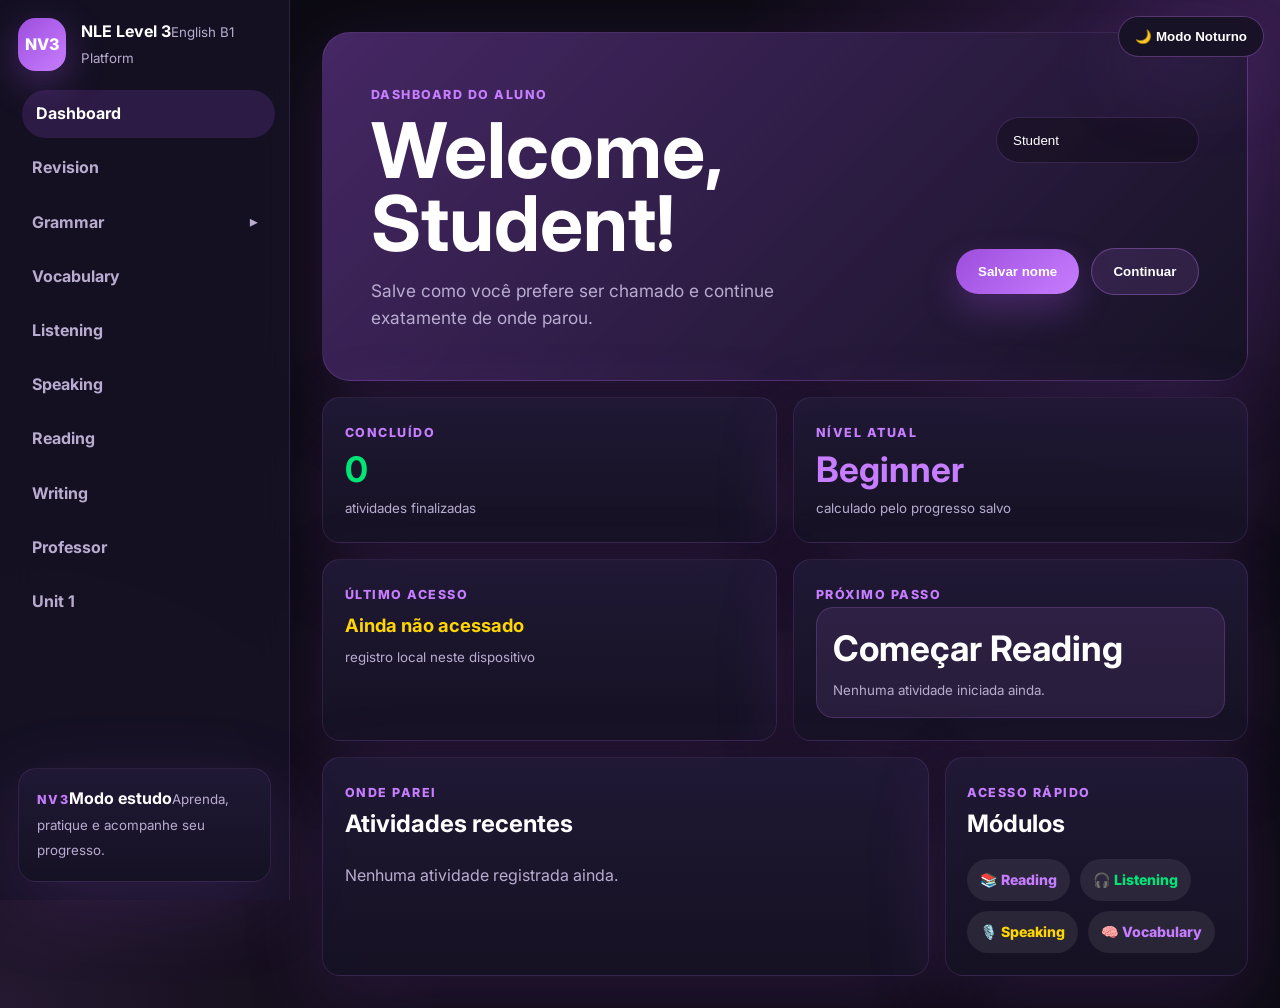
<file: index.html>
<!DOCTYPE html>
<html lang="pt-BR">
<head>
  <meta charset="UTF-8" />
  <meta name="viewport" content="width=device-width, initial-scale=1.0" />
  <title>NLE Level 3 | Dashboard</title>
  <link rel="preconnect" href="https://fonts.googleapis.com" />
  <link rel="preconnect" href="https://fonts.gstatic.com" crossorigin />
  <link href="https://fonts.googleapis.com/css2?family=Inter:wght@400;600;700;800&display=swap" rel="stylesheet" />
  <link rel="stylesheet" href="assets/css/style.css" />
</head>
<body>
  <aside class="sidebar" aria-label="Menu principal">
    <a class="brand" href="index.html"><span class="brand__mark">NV3</span><span><strong>NLE Level 3</strong><small>English B1 Platform</small></span></a>
    <nav class="nav-list">
      <a class="nav-link" href="index.html">Dashboard</a>
      <a class="nav-link" href="revision.html">Revision</a>
      <a class="nav-link" href="grammar.html">Grammar</a>
      <a class="nav-link" href="vocabulary.html">Vocabulary</a>
      <a class="nav-link" href="listening.html">Listening</a>
      <a class="nav-link" href="speaking.html">Speaking</a>
      <a class="nav-link" href="reading.html">Reading</a>
      <a class="nav-link" href="writing.html">Writing</a>
      <a class="nav-link" href="professor.html">Professor</a>
      <a class="nav-link" href="unit1.html">Unit 1</a>
    </nav>
    <div class="sidebar-card"><span class="eyebrow">NV3</span><strong>Modo estudo</strong><small>Aprenda, pratique e acompanhe seu progresso.</small></div>
  </aside>

  <main class="app-shell">
    <header class="hero dashboard-hero">
      <div>
        <span class="eyebrow">Dashboard do aluno</span>
        <h1>Welcome, <span id="studentName">Student</span>!</h1>
        <p>Salve como você prefere ser chamado e continue exatamente de onde parou.</p>
      </div>
      <div class="dashboard-actions">
        <input id="studentNameInput" class="compact-input" type="text" placeholder="Como quer ser chamado?" autocomplete="name" />
        <button id="saveStudentNameBtn" class="btn btn-primary" type="button">Salvar nome</button>
        <button id="startPracticeBtn" class="btn btn-secondary" type="button">Continuar</button>
      </div>
    </header>

    <section class="stats-grid dashboard-stats" aria-label="Resumo do progresso">
      <article class="stat-card success">
        <span class="eyebrow">Concluído</span>
        <strong id="activitiesCompleted">0</strong>
        <small>atividades finalizadas</small>
      </article>
      <article class="stat-card accent">
        <span class="eyebrow">Nível atual</span>
        <strong id="currentLevel">Beginner</strong>
        <small>calculado pelo progresso salvo</small>
      </article>
      <article class="stat-card warning">
        <span class="eyebrow">Último acesso</span>
        <strong id="lastAccess" style="font-size: 1.15rem; line-height: 1.25;">Ainda não acessado</strong>
        <small>registro local neste dispositivo</small>
      </article>
      <article class="stat-card danger">
        <span class="eyebrow">Próximo passo</span>
        <a id="lastActivityLink" class="continue-card" href="reading.html"><strong>Começar Reading</strong><small>Nenhuma atividade iniciada ainda.</small></a>
      </article>
    </section>

    <section class="content-grid">
      <article class="card">
        <div class="section-heading">
          <div>
            <span class="eyebrow">Onde parei</span>
            <h2>Atividades recentes</h2>
          </div>
        </div>
        <div id="dashboardReviews" class="review-list">
          <p class="empty-review">Nenhuma atividade registrada ainda.</p>
        </div>
      </article>

      <aside class="card">
        <span class="eyebrow">Acesso rápido</span>
        <h2>Módulos</h2>
        <div class="badge-list">
          <a class="badge accent" href="reading.html">📚 Reading</a>
          <a class="badge success" href="listening.html">🎧 Listening</a>
          <a class="badge warning" href="speaking.html">🎙️ Speaking</a>
          <a class="badge accent" href="vocabulary.html">🧠 Vocabulary</a>
        </div>
      </aside>
    </section>
  </main>

  <script src="assets/js/storage.js"></script>
  <script src="assets/js/main.js"></script>
</body>
</html>
</file>
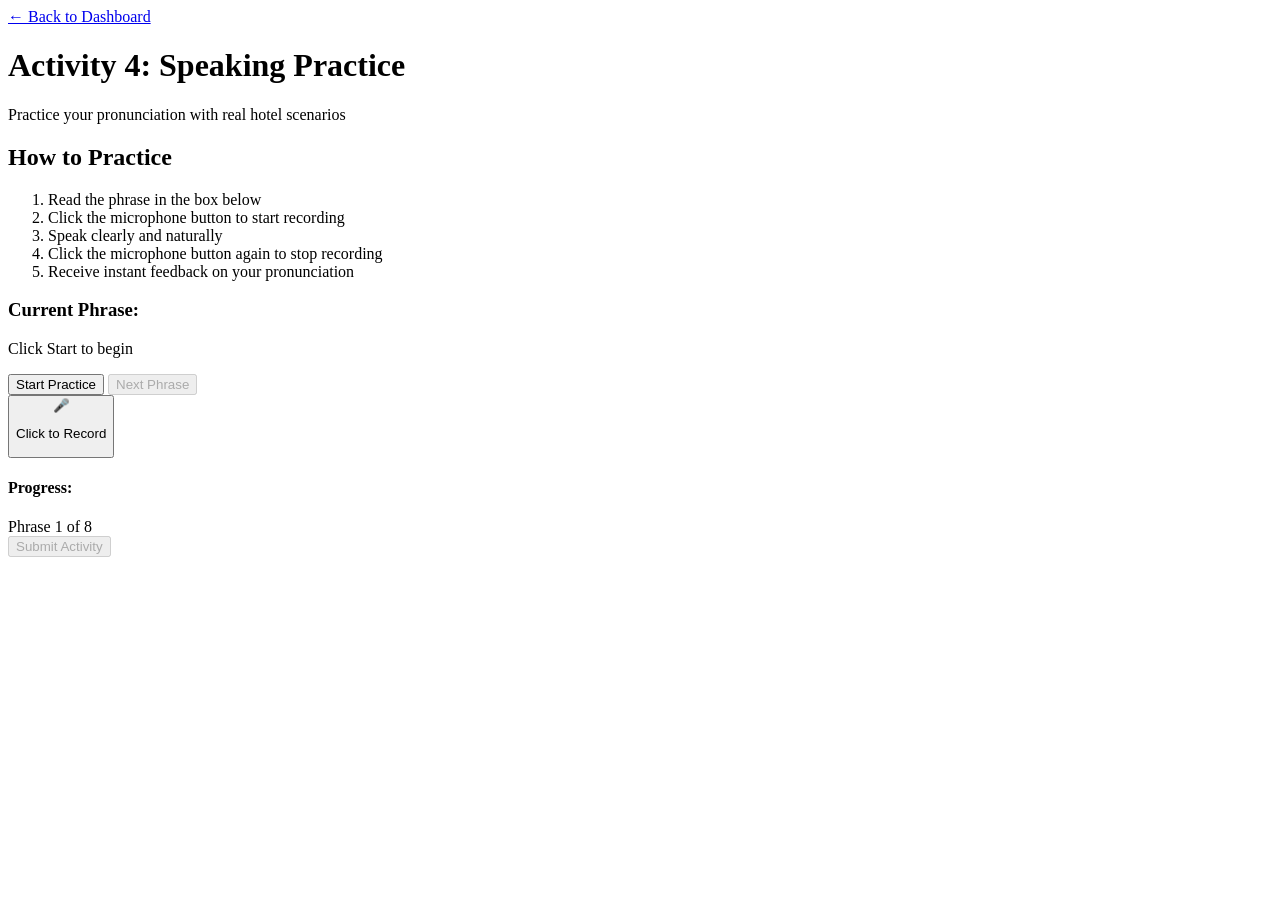
<file: activity4.html>
<!DOCTYPE html>
<html lang="pt-BR">
<head>
    <meta charset="UTF-8">
    <meta name="viewport" content="width=device-width, initial-scale=1.0">
    <title>Activity 4: Speaking Practice - NV3 Platform</title>
    <link rel="stylesheet" href="styles.css">
</head>
<body>
    <div class="container">
        <!-- HEADER -->
        <header class="unit-header">
            <a href="index.html" class="btn-back">← Back to Dashboard</a>
            <h1>Activity 4: Speaking Practice</h1>
            <p class="activity-subtitle">Practice your pronunciation with real hotel scenarios</p>
        </header>

        <!-- CONTEÚDO DA ATIVIDADE -->
        <main class="activity-main">
            
            <!-- SEÇÃO DE INSTRUÇÃO -->
            <section class="instruction-section">
                <div class="instruction-card">
                    <h2>How to Practice</h2>
                    <ol class="instruction-list">
                        <li>Read the phrase in the box below</li>
                        <li>Click the microphone button to start recording</li>
                        <li>Speak clearly and naturally</li>
                        <li>Click the microphone button again to stop recording</li>
                        <li>Receive instant feedback on your pronunciation</li>
                    </ol>
                </div>
            </section>

            <!-- SEÇÃO DE PRÁTICA -->
            <section class="speaking-section">
                
                <!-- PHRASE CARD -->
                <div class="phrase-card">
                    <h3>Current Phrase:</h3>
                    <div class="phrase-display">
                        <p id="currentPhrase">Click Start to begin</p>
                    </div>
                    <div class="phrase-controls">
                        <button id="startPracticeBtn" class="btn-primary">Start Practice</button>
                        <button id="nextPhraseBtn" class="btn-secondary" disabled>Next Phrase</button>
                    </div>
                </div>

                <!-- RECORDING SECTION -->
                <div class="recording-section">
                    <div class="microphone-container">
                        <button id="microphoneBtn" class="btn-microphone" title="Click to record">
                            <span class="mic-icon">🎤</span>
                            <p class="mic-text">Click to Record</p>
                        </button>
                        <div class="recording-status" id="recordingStatus"></div>
                    </div>
                </div>

                <!-- TRANSCRIPTION DISPLAY -->
                <div class="transcription-section" id="transcriptionSection" style="display: none;">
                    <h4>What I Heard:</h4>
                    <div class="transcription-box" id="transcriptionBox">
                        <!-- Transcrição será exibida aqui com palavras coloridas -->
                    </div>
                </div>

                <!-- SCORE DISPLAY -->
                <div class="score-section" id="scoreSection" style="display: none;">
                    <div class="score-card">
                        <h4>Your Score:</h4>
                        <div class="score-display">
                            <span class="score-number" id="scoreNumber">0</span>
                            <span class="score-label">/100</span>
                        </div>
                        <p class="score-message" id="scoreMessage"></p>
                    </div>
                </div>

                <!-- ERROR ANALYSIS SECTION -->
                <div class="error-analysis-section" id="errorAnalysisSection" style="display: none;">
                    <h4>Word Analysis</h4>
                    <div class="errors-container" id="errorsContainer">
                        <!-- Análise de palavras erradas será renderizada aqui -->
                    </div>
                </div>

                <!-- PRONUNCIATION TIPS SECTION -->
                <div class="pronunciation-tips-section" id="pronunciationTipsSection" style="display: none;">
                    <h4>Pronunciation Tips</h4>
                    <div class="tips-container" id="tipsContainer">
                        <!-- Dicas de pronúncia serão renderizadas aqui -->
                    </div>
                </div>

            </section>

            <!-- PROGRESS SECTION -->
            <section class="progress-section">
                <div class="progress-card">
                    <h4>Progress:</h4>
                    <div class="progress-info">
                        <span id="phraseCounter">Phrase 1 of 8</span>
                        <div class="progress-bar">
                            <div class="progress-fill" id="progressFill" style="width: 12.5%;"></div>
                        </div>
                    </div>
                </div>
            </section>

            <!-- SUBMIT SECTION -->
            <section class="submit-section">
                <button id="submitActivityBtn" class="btn-submit" disabled>Submit Activity</button>
            </section>

        </main>
    </div>

    <script src="activity4.js"></script>
</body>
</html>
</file>
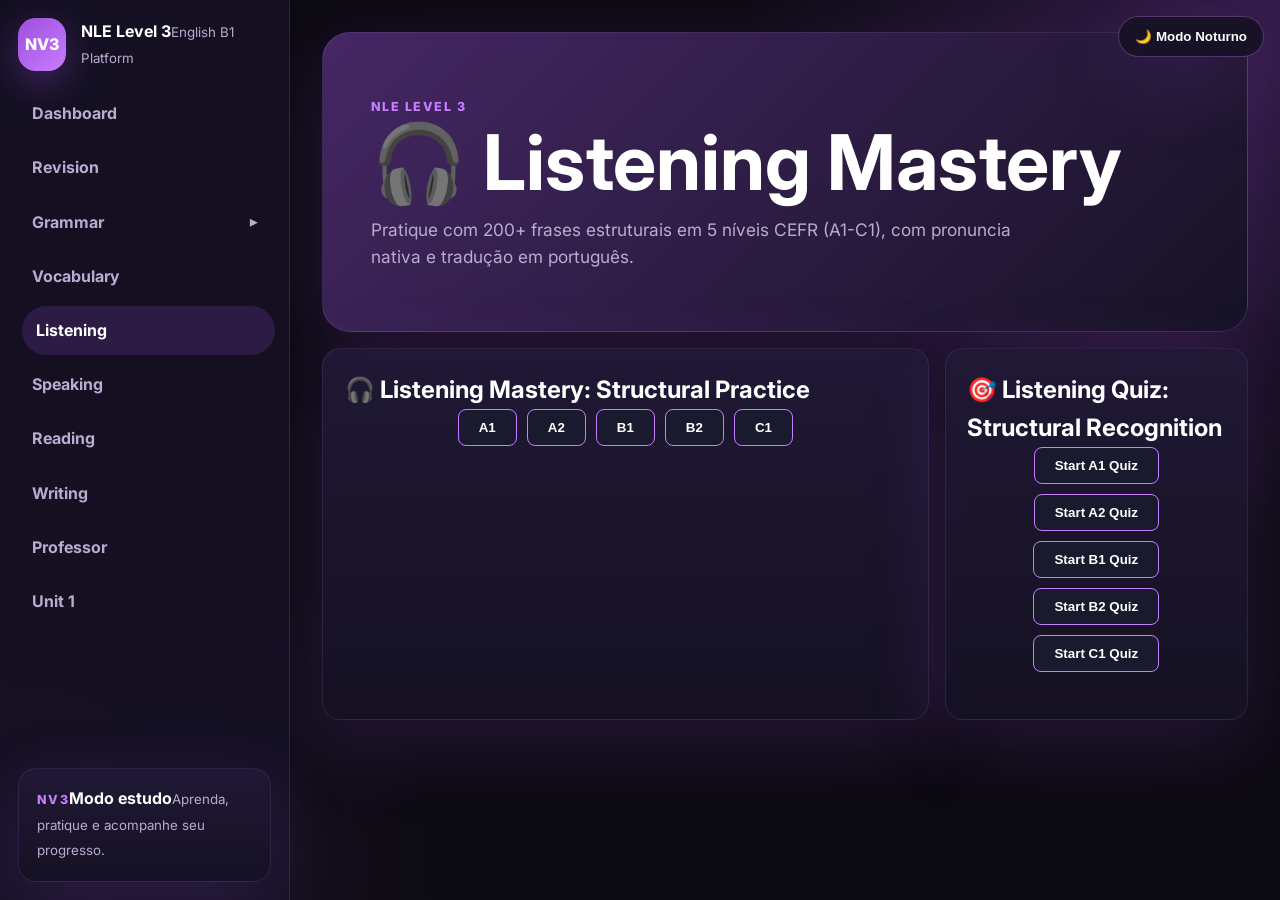
<file: listening.html>
<!DOCTYPE html>
<html lang="pt-BR">
<head>
  <meta charset="UTF-8" />
  <meta name="viewport" content="width=device-width, initial-scale=1.0" />
  <title>NLE Level 3 | Listening Mastery</title>
  <link rel="preconnect" href="https://fonts.googleapis.com" />
  <link rel="preconnect" href="https://fonts.gstatic.com" crossorigin />
  <link href="https://fonts.googleapis.com/css2?family=Inter:wght@400;600;700;800&display=swap" rel="stylesheet" />
  <link rel="stylesheet" href="assets/css/style.css" />
  <link rel="stylesheet" href="listening-styles.css" />
  <link rel="stylesheet" href="listening-quiz.css" />
</head>
<body>
  <aside class="sidebar" aria-label="Menu principal">
    <a class="brand" href="index.html"><span class="brand__mark">NV3</span><span><strong>NLE Level 3</strong><small>English B1 Platform</small></span></a>
    <nav class="nav-list">
      <a class="nav-link" href="index.html">Dashboard</a>
      <a class="nav-link" href="revision.html">Revision</a>
      <a class="nav-link" href="grammar.html">Grammar</a>
      <a class="nav-link" href="vocabulary.html">Vocabulary</a>
      <a class="nav-link" href="listening.html">Listening</a>
      <a class="nav-link" href="speaking.html">Speaking</a>
      <a class="nav-link" href="reading.html">Reading</a>
      <a class="nav-link" href="writing.html">Writing</a>
      <a class="nav-link" href="professor.html">Professor</a>
      <a class="nav-link" href="unit1.html">Unit 1</a>
    </nav>
    <div class="sidebar-card"><span class="eyebrow">NV3</span><strong>Modo estudo</strong><small>Aprenda, pratique e acompanhe seu progresso.</small></div>
  </aside>
  <main class="app-shell">
    <header class="hero">
      <div>
        <span class="eyebrow">NLE Level 3</span>
        <h1>🎧 Listening Mastery</h1>
        <p>Pratique com 200+ frases estruturais em 5 níveis CEFR (A1-C1), com pronuncia nativa e tradução em português.</p>
      </div>
    </header>
    <section class="content-grid">
      <!-- Listening Hub Module -->
      <article class="card listening-hub">
        <h2>🎧 Listening Mastery: Structural Practice</h2>
        
        <!-- Botões de Nível CEFR -->
        <div class="listen-controls" id="listen-controls">
          <button onclick="renderListening('A1')">A1</button>
          <button onclick="renderListening('A2')">A2</button>
          <button onclick="renderListening('B1')">B1</button>
          <button onclick="renderListening('B2')">B2</button>
          <button onclick="renderListening('C1')">C1</button>
        </div>
        
        <!-- Onde as frases serão renderizadas -->
        <div id="listen-display" class="listen-list"></div>
      </article>

      <!-- Listening Quiz Module -->
      <article class="card quiz-hub">
        <h2>🎯 Listening Quiz: Structural Recognition</h2>
        
        <!-- Seleção de Nível do Quiz -->
        <div class="listen-controls" id="quiz-level-controls">
          <button onclick="startListeningQuiz('A1')">Start A1 Quiz</button>
          <button onclick="startListeningQuiz('A2')">Start A2 Quiz</button>
          <button onclick="startListeningQuiz('B1')">Start B1 Quiz</button>
          <button onclick="startListeningQuiz('B2')">Start B2 Quiz</button>
          <button onclick="startListeningQuiz('C1')">Start C1 Quiz</button>
        </div>

        <!-- Container do Quiz (Oculto inicialmente) -->
        <div id="listening-quiz-container" style="display: none;">
          <div class="quiz-header">
            <span id="l-quiz-progress">Question 1/20</span>
            <span id="l-quiz-score">Score: 0</span>
          </div>

          <div class="audio-player-area">
            <button class="big-play-btn" onclick="playQuizAudio()" title="Ouvir a frase">
              🔊 LISTEN
            </button>
            <p class="audio-instruction">Click to listen, then choose the correct sentence.</p>
          </div>

          <div class="quiz-options" id="l-quiz-options">
            <!-- Os botões das opções serão injetados aqui via JS -->
          </div>

          <button id="l-next-btn" class="next-btn" style="display: none;" onclick="nextListeningQuestion()">Next Question ➔</button>
        </div>

        <!-- Tela de Resultado -->
        <div id="l-quiz-result" style="display: none; text-align: center;">
          <h3 id="l-final-score-text"></h3>
          <button class="next-btn" onclick="document.getElementById('quiz-level-controls').style.display='flex'; document.getElementById('l-quiz-result').style.display='none';">Choose Another Level</button>
        </div>
      </article>
    </section>
  </main>
  
  <!-- Scripts Globais da Plataforma -->
  <script src="assets/js/storage.js"></script>
  <script src="assets/js/main.js"></script>
  
  <!-- Scripts do Módulo Listening -->
  <script src="listening.js"></script>
  <script src="listening-quiz.js"></script>
</body>
</html>
</file>
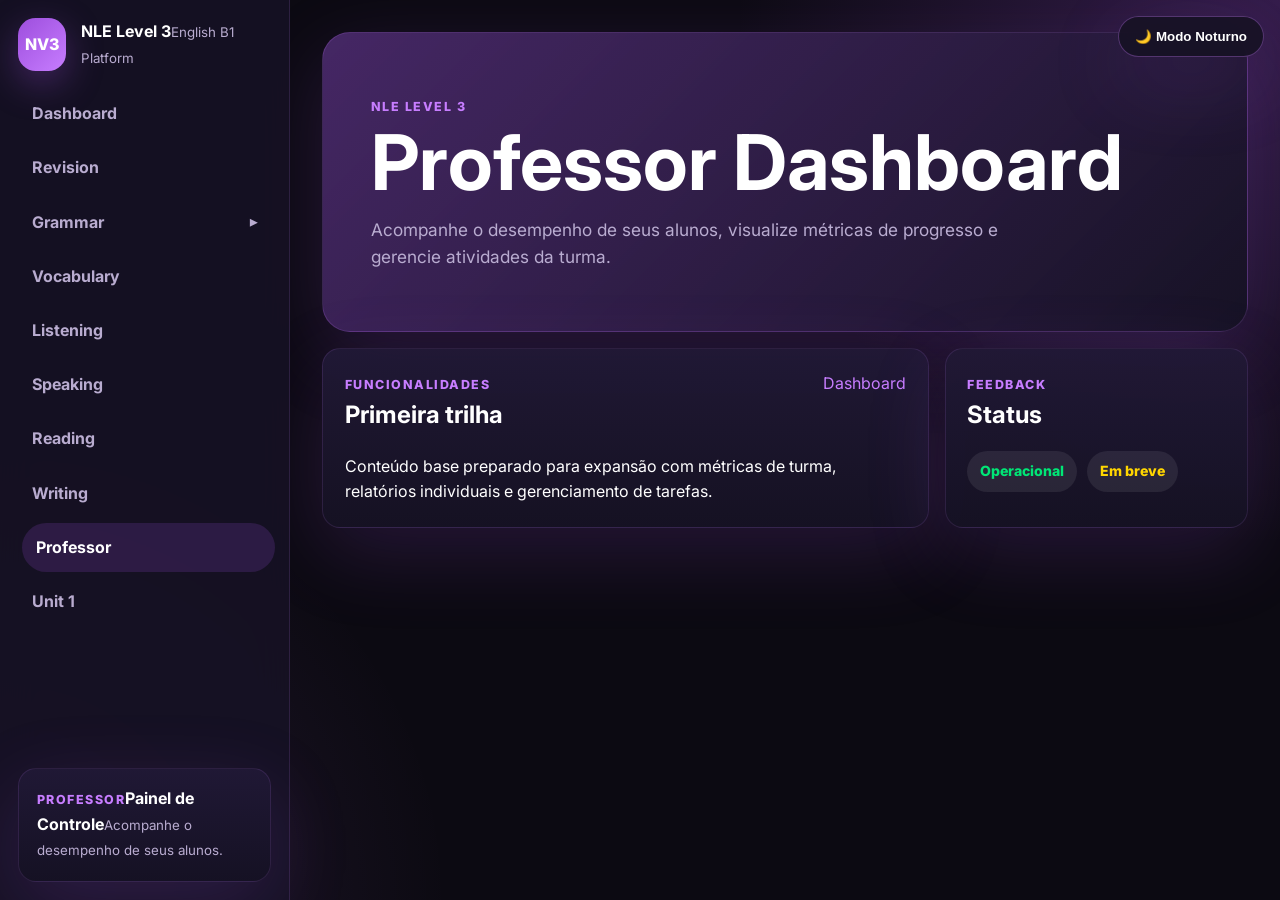
<file: professor.html>
<!DOCTYPE html>
<html lang="pt-BR">
<head>
  <meta charset="UTF-8" />
  <meta name="viewport" content="width=device-width, initial-scale=1.0" />
  <title>NLE Level 3 | Professor</title>
  <link rel="preconnect" href="https://fonts.googleapis.com" />
  <link rel="preconnect" href="https://fonts.gstatic.com" crossorigin />
  <link href="https://fonts.googleapis.com/css2?family=Inter:wght@400;600;700;800&display=swap" rel="stylesheet" />
  <link rel="stylesheet" href="assets/css/style.css" />
</head>
<body>
  <aside class="sidebar" aria-label="Menu principal">
    <a class="brand" href="index.html"><span class="brand__mark">NV3</span><span><strong>NLE Level 3</strong><small>English B1 Platform</small></span></a>
    <nav class="nav-list">
      <a class="nav-link" href="index.html">Dashboard</a>
      <a class="nav-link" href="revision.html">Revision</a>
      <a class="nav-link" href="grammar.html">Grammar</a>
      <a class="nav-link" href="vocabulary.html">Vocabulary</a>
      <a class="nav-link" href="listening.html">Listening</a>
      <a class="nav-link" href="speaking.html">Speaking</a>
      <a class="nav-link" href="reading.html">Reading</a>
      <a class="nav-link" href="writing.html">Writing</a>
      <a class="nav-link" href="professor.html">Professor</a>
      <a class="nav-link" href="unit1.html">Unit 1</a>
    </nav>
    <div class="sidebar-card"><span class="eyebrow">Professor</span><strong>Painel de Controle</strong><small>Acompanhe o desempenho de seus alunos.</small></div>
  </aside>
  <main class="app-shell">
    <header class="hero">
      <div>
        <span class="eyebrow">NLE Level 3</span>
        <h1>Professor Dashboard</h1>
        <p>Acompanhe o desempenho de seus alunos, visualize métricas de progresso e gerencie atividades da turma.</p>
      </div>
    </header>
    <section class="content-grid">
      <article class="card large-card">
        <div class="section-heading"><div><span class="eyebrow">Funcionalidades</span><h2>Primeira trilha</h2></div><a href="index.html">Dashboard</a></div>
        <p>Conteúdo base preparado para expansão com métricas de turma, relatórios individuais e gerenciamento de tarefas.</p>
      </article>
      <aside class="card"><span class="eyebrow">Feedback</span><h2>Status</h2><div class="badge-list"><span class="badge success">Operacional</span><span class="badge warning">Em breve</span></div></aside>
    </section>
  </main>
  <script src="assets/js/storage.js"></script>
  <script src="assets/js/main.js"></script>
</body>
</html>
</file>
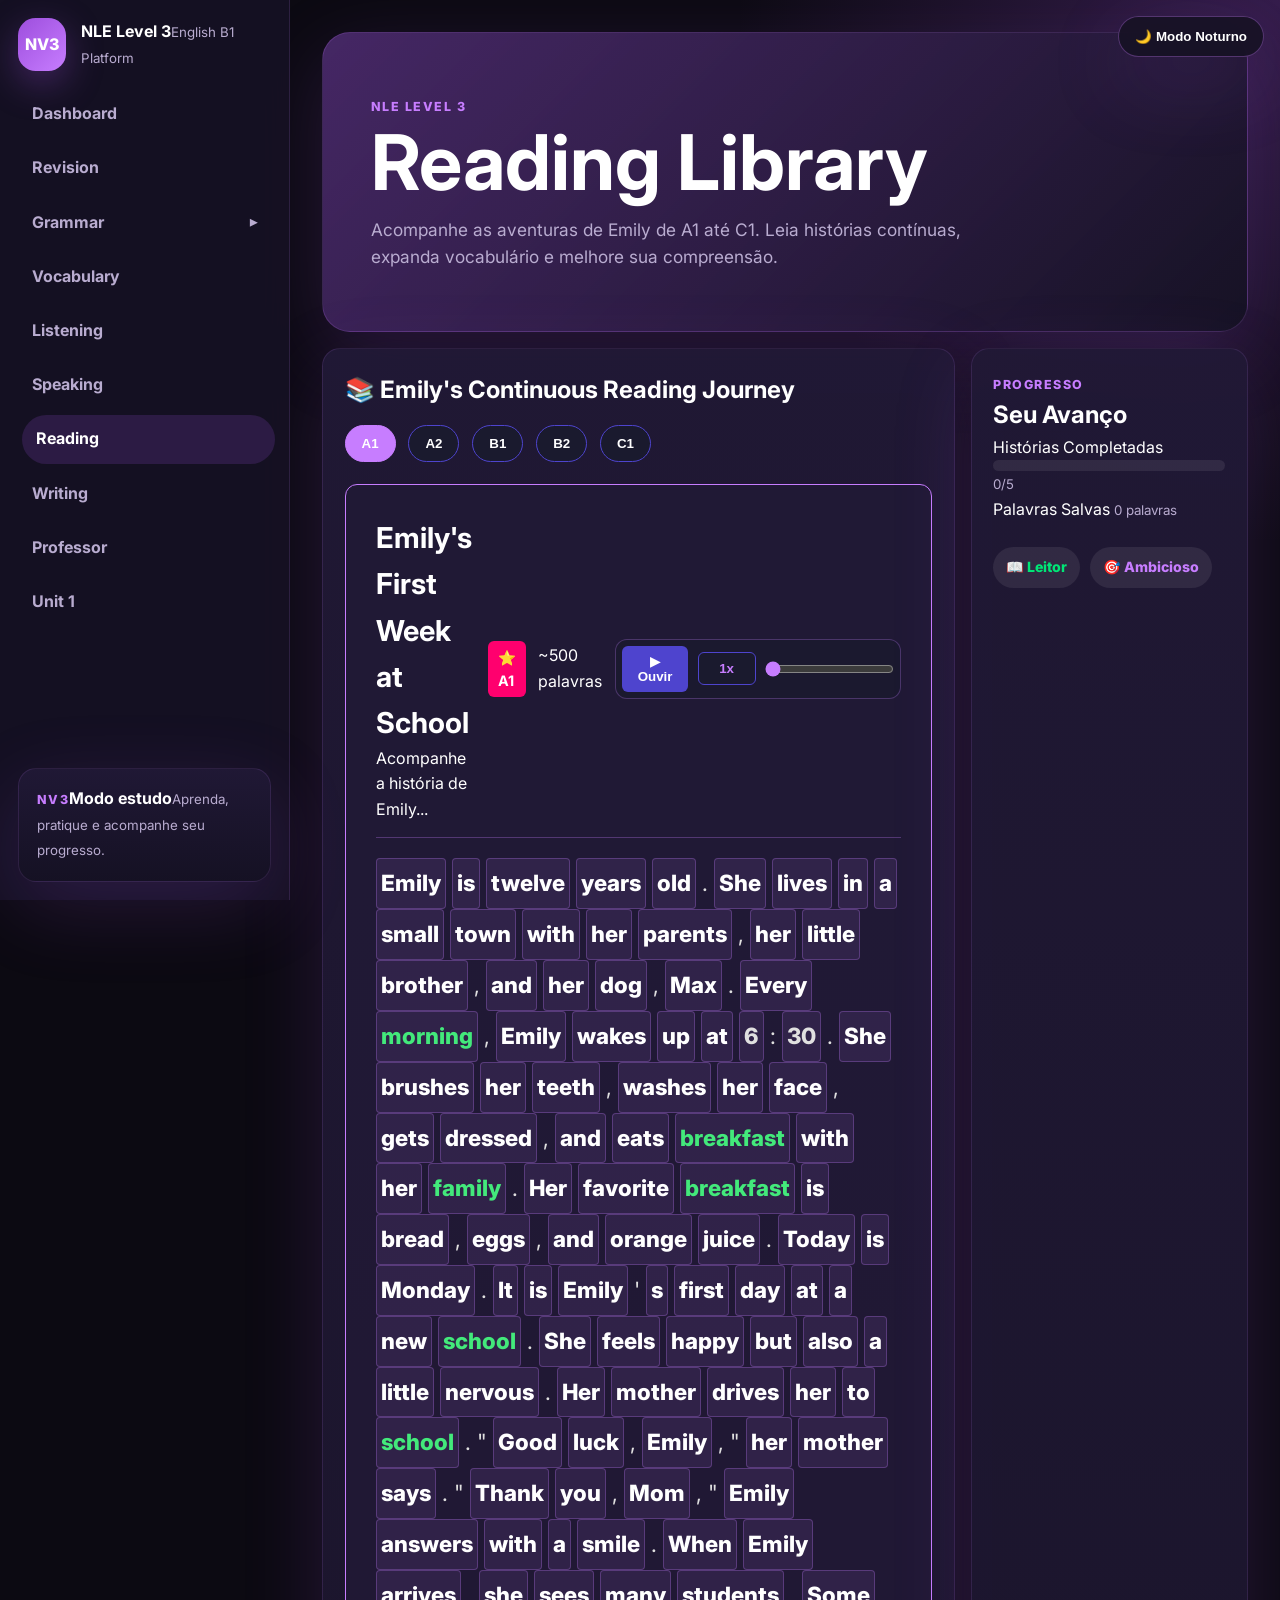
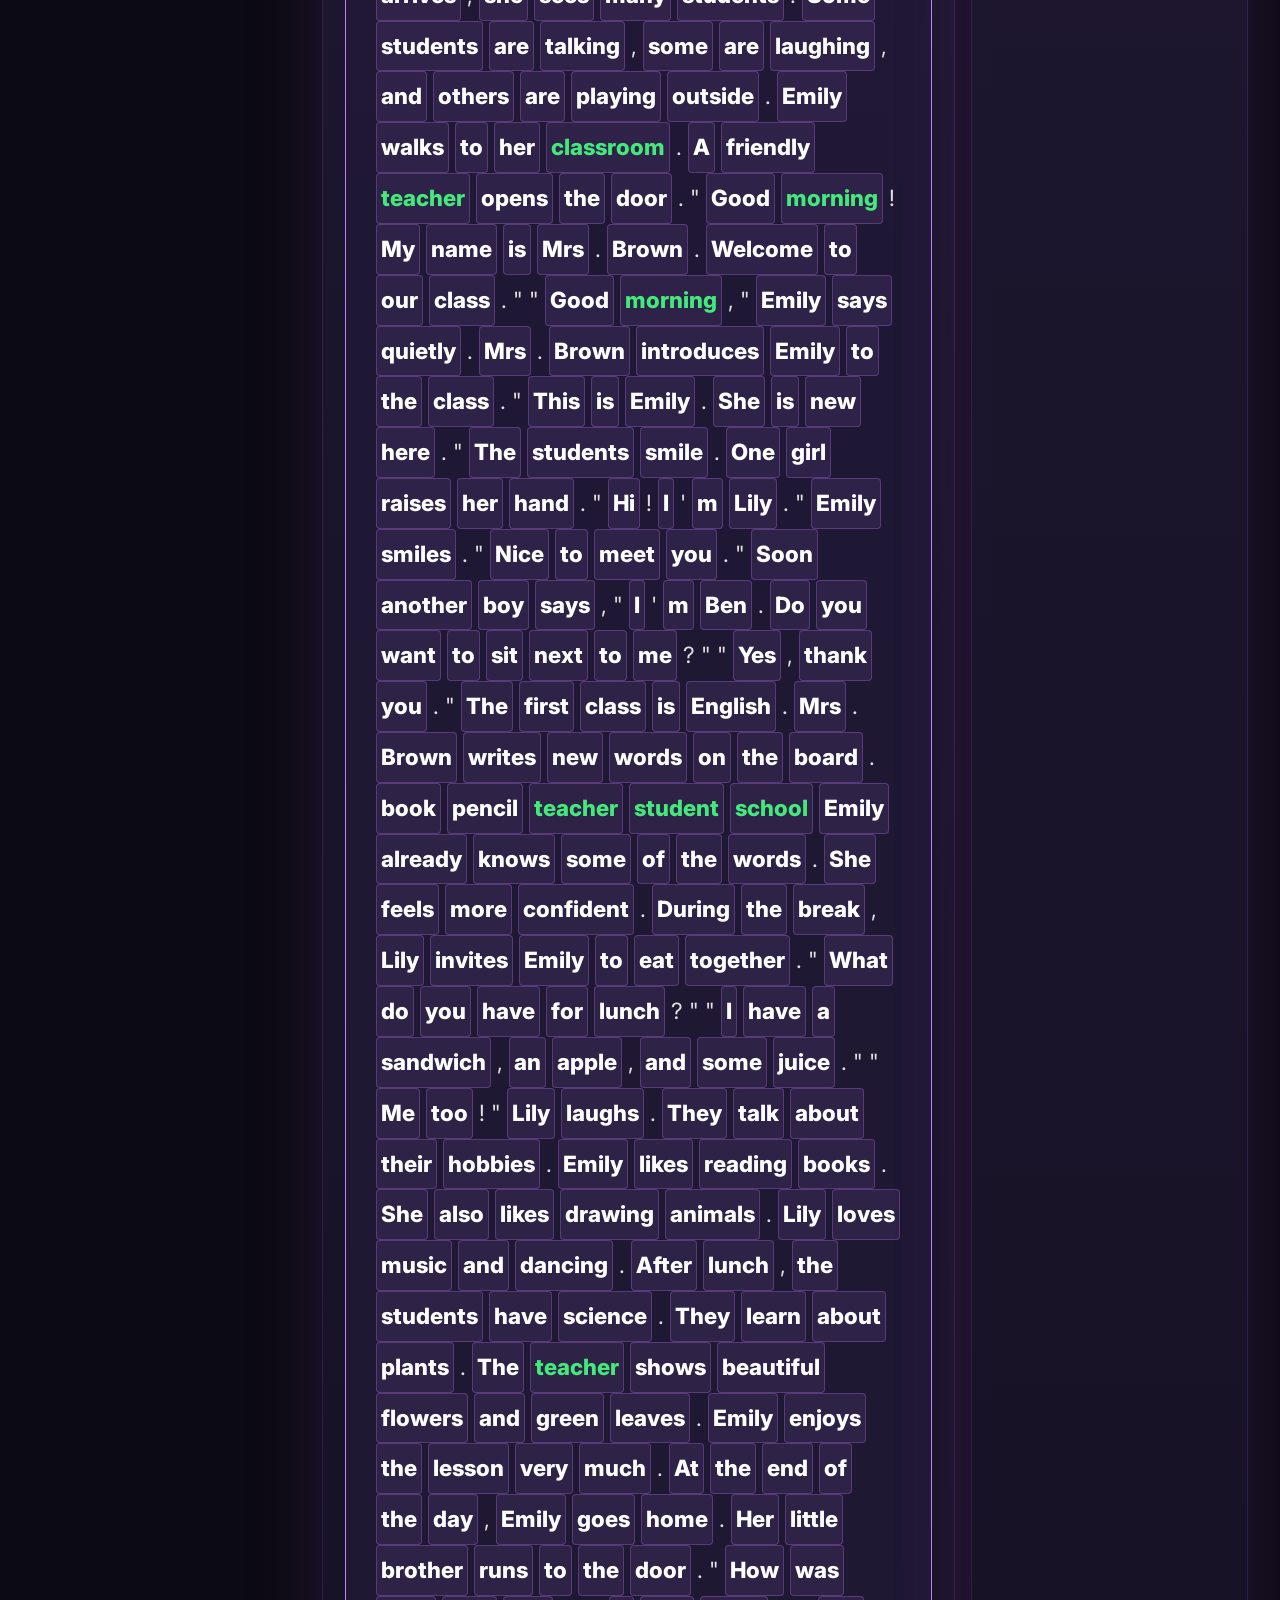
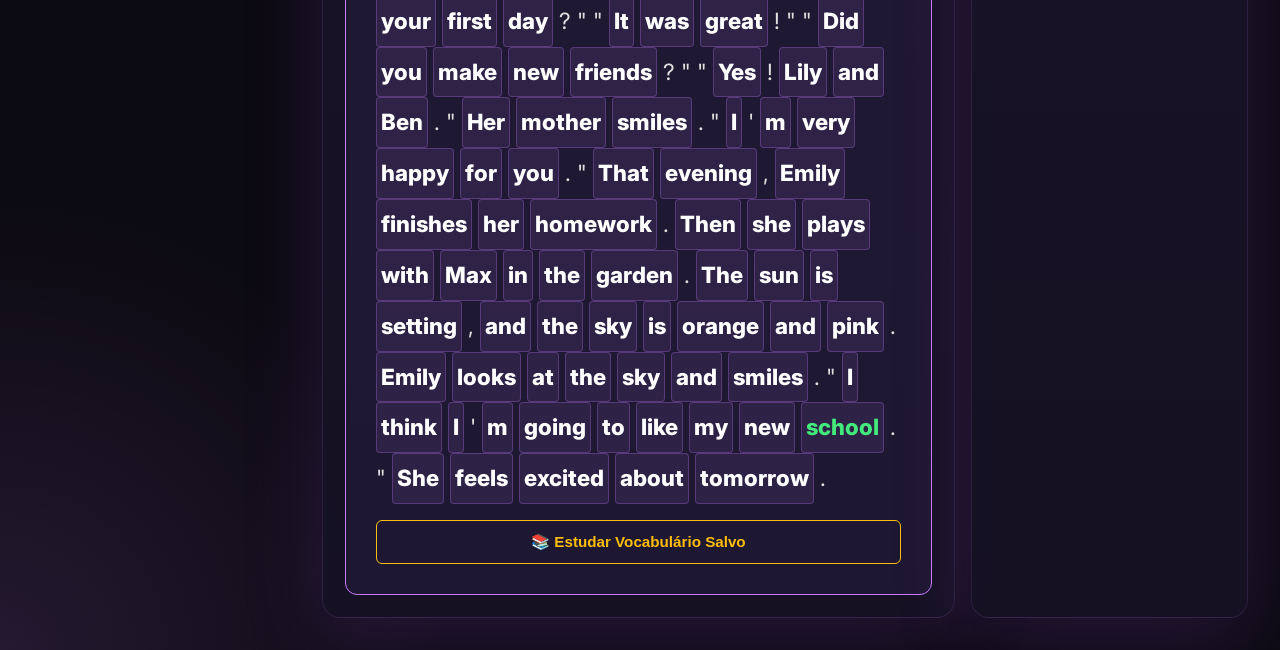
<file: reading.html>
<!DOCTYPE html>
<html lang="pt-BR">
<head>
  <meta charset="UTF-8" />
  <meta name="viewport" content="width=device-width, initial-scale=1.0" />
  <title>NLE Level 3 | Reading</title>
  <link rel="preconnect" href="https://fonts.googleapis.com" />
  <link rel="preconnect" href="https://fonts.gstatic.com" crossorigin />
  <link href="https://fonts.googleapis.com/css2?family=Inter:wght@400;600;700;800&display=swap" rel="stylesheet" />
  <link rel="stylesheet" href="assets/css/style.css" />
  <link rel="stylesheet" href="reading.css" />
</head>
<body>
  <aside class="sidebar" aria-label="Menu principal">
    <a class="brand" href="index.html"><span class="brand__mark">NV3</span><span><strong>NLE Level 3</strong><small>English B1 Platform</small></span></a>
    <nav class="nav-list">
      <a class="nav-link" href="index.html">Dashboard</a>
      <a class="nav-link" href="revision.html">Revision</a>
      <a class="nav-link" href="grammar.html">Grammar</a>
      <a class="nav-link" href="vocabulary.html">Vocabulary</a>
      <a class="nav-link" href="listening.html">Listening</a>
      <a class="nav-link" href="speaking.html">Speaking</a>
      <a class="nav-link active" href="reading.html">Reading</a>
      <a class="nav-link" href="writing.html">Writing</a>
      <a class="nav-link" href="professor.html">Professor</a>
      <a class="nav-link" href="unit1.html">Unit 1</a>
    </nav>
    <div class="sidebar-card"><span class="eyebrow">NV3</span><strong>Modo estudo</strong><small>Aprenda, pratique e acompanhe seu progresso.</small></div>
  </aside>
  <main class="app-shell">
    <header class="hero">
      <div>
        <span class="eyebrow">NLE Level 3</span>
        <h1>Reading Library</h1>
        <p>Acompanhe as aventuras de Emily de A1 até C1. Leia histórias contínuas, expanda vocabulário e melhore sua compreensão.</p>
      </div>
    </header>
    <section class="content-grid">
      <article class="card reading-hub">
        <h2>📚 Emily's Continuous Reading Journey</h2>

        <div class="read-controls" id="read-level-controls">
          <button onclick="loadReadingLevel('A1')" data-level="A1" class="active-btn">A1</button>
          <button onclick="loadReadingLevel('A2')" data-level="A2">A2</button>
          <button onclick="loadReadingLevel('B1')" data-level="B1">B1</button>
          <button onclick="loadReadingLevel('B2')" data-level="B2">B2</button>
          <button onclick="loadReadingLevel('C1')" data-level="C1">C1</button>
        </div>

        <div class="reading-container">
          <div class="reading-header">
            <div>
              <h3 id="r-title">Carregando...</h3>
              <p id="r-story-description" class="story-description">Acompanhe a história de Emily...</p>
            </div>
            <div class="reading-meta">
              <span id="r-level-badge" class="level-badge">⭐ A1</span>
              <span id="r-word-count" class="word-count">~500 palavras</span>
              <div class="reading-player" aria-label="Controles de áudio da leitura">
                <button class="btn-read-all" id="btn-reading-play" onclick="toggleReadingAudio()" title="Ler ou pausar o texto">▶ Ouvir</button>
                <button class="btn-read-all btn-reading-speed" id="btn-reading-speed" onclick="toggleReadingSpeed()" title="Alternar velocidade de leitura">1x</button>
                <input type="range" id="reading-progress" class="reading-progress" value="0" min="0" max="100" aria-label="Progresso do áudio" />
              </div>
            </div>
          </div>

          <div id="r-text-area" class="interactive-text-area">
            <p style="color: #999;">Clique em uma palavra para ver sua definição, tradução, pronunciação e exemplos.</p>
          </div>

          <div class="reading-actions">
            <button id="btn-teacher-mode" class="btn-teacher" onclick="activateTeacherMode()" style="display: none;">
              🎓 Teacher's Review
            </button>
            <button class="btn-save-word" onclick="startSpacedRepetition()" style="display: block;">
              📚 Estudar Vocabulário Salvo
            </button>
          </div>

          <div id="teacher-mode-container" class="teacher-container" style="display: none;">
            <button class="close-card" onclick="closeTeacherMode()">✖</button>
            <h2>👩‍🏫 Teacher Anny's Review</h2>
            <div class="teacher-content" id="teacher-content-area"></div>
          </div>
        </div>

        <div id="smart-word-card" class="word-card-overlay" style="display: none;">
          <div class="word-card-content">
            <button class="close-card" onclick="closeWordCard()">✖</button>
            <div class="word-header">
              <h3 id="card-word">word</h3>
              <button class="btn-audio-word" onclick="playWordAudio()" title="Pronunciar palavra">🔊</button>
            </div>
            <p id="card-ipa" class="ipa-text">/wɜːd/</p>
            <span id="card-type" class="grammar-badge">Substantivo</span>

            <div class="card-translation">
              <strong>Tradução:</strong>
              <p id="card-pt">palavra</p>
            </div>

            <div class="card-examples">
              <strong>Exemplo:</strong>
              <p id="card-ex-en">Every word brings you closer to your dreams.</p>
              <p id="card-ex-pt" class="ex-pt">Cada palavra te aproxima de seus sonhos.</p>
            </div>

            <button class="btn-save-word" onclick="saveCurrentWord()">⭐ Salvar Palavra</button>
          </div>
        </div>
      </article>
      
      <aside class="card reading-sidebar">
        <span class="eyebrow">Progresso</span>
        <h2>Seu Avanço</h2>
        <div class="progress-section">
          <div class="progress-item">
            <label>Histórias Completadas</label>
            <div class="progress">
              <span id="progress-stories" style="width: 0%"></span>
            </div>
            <small id="progress-stories-text">0/5</small>
          </div>
          <div class="progress-item">
            <label>Palavras Salvas</label>
            <small id="progress-words-text">0 palavras</small>
          </div>
        </div>
        
        <div class="badge-list" style="margin-top: 1.5rem;">
          <span class="badge success">📖 Leitor</span>
          <span class="badge accent">🎯 Ambicioso</span>
        </div>
      </aside>
    </section>

    <!-- Spaced Repetition Modal -->
    <div id="srs-modal" class="srs-modal" style="display: none;">
      <div class="srs-container">
        <button class="close-card" onclick="closeSRSModal()">✖</button>
        <h2>📚 Revisar Vocabulário</h2>
        <div id="srs-content"></div>
      </div>
    </div>
  </main>

  <script src="assets/js/storage.js"></script>
  <script src="assets/js/main.js"></script>
  <script src="assets/data/emilyStories.js"></script>
  <script src="reading.js"></script>
</body>
</html>
</file>
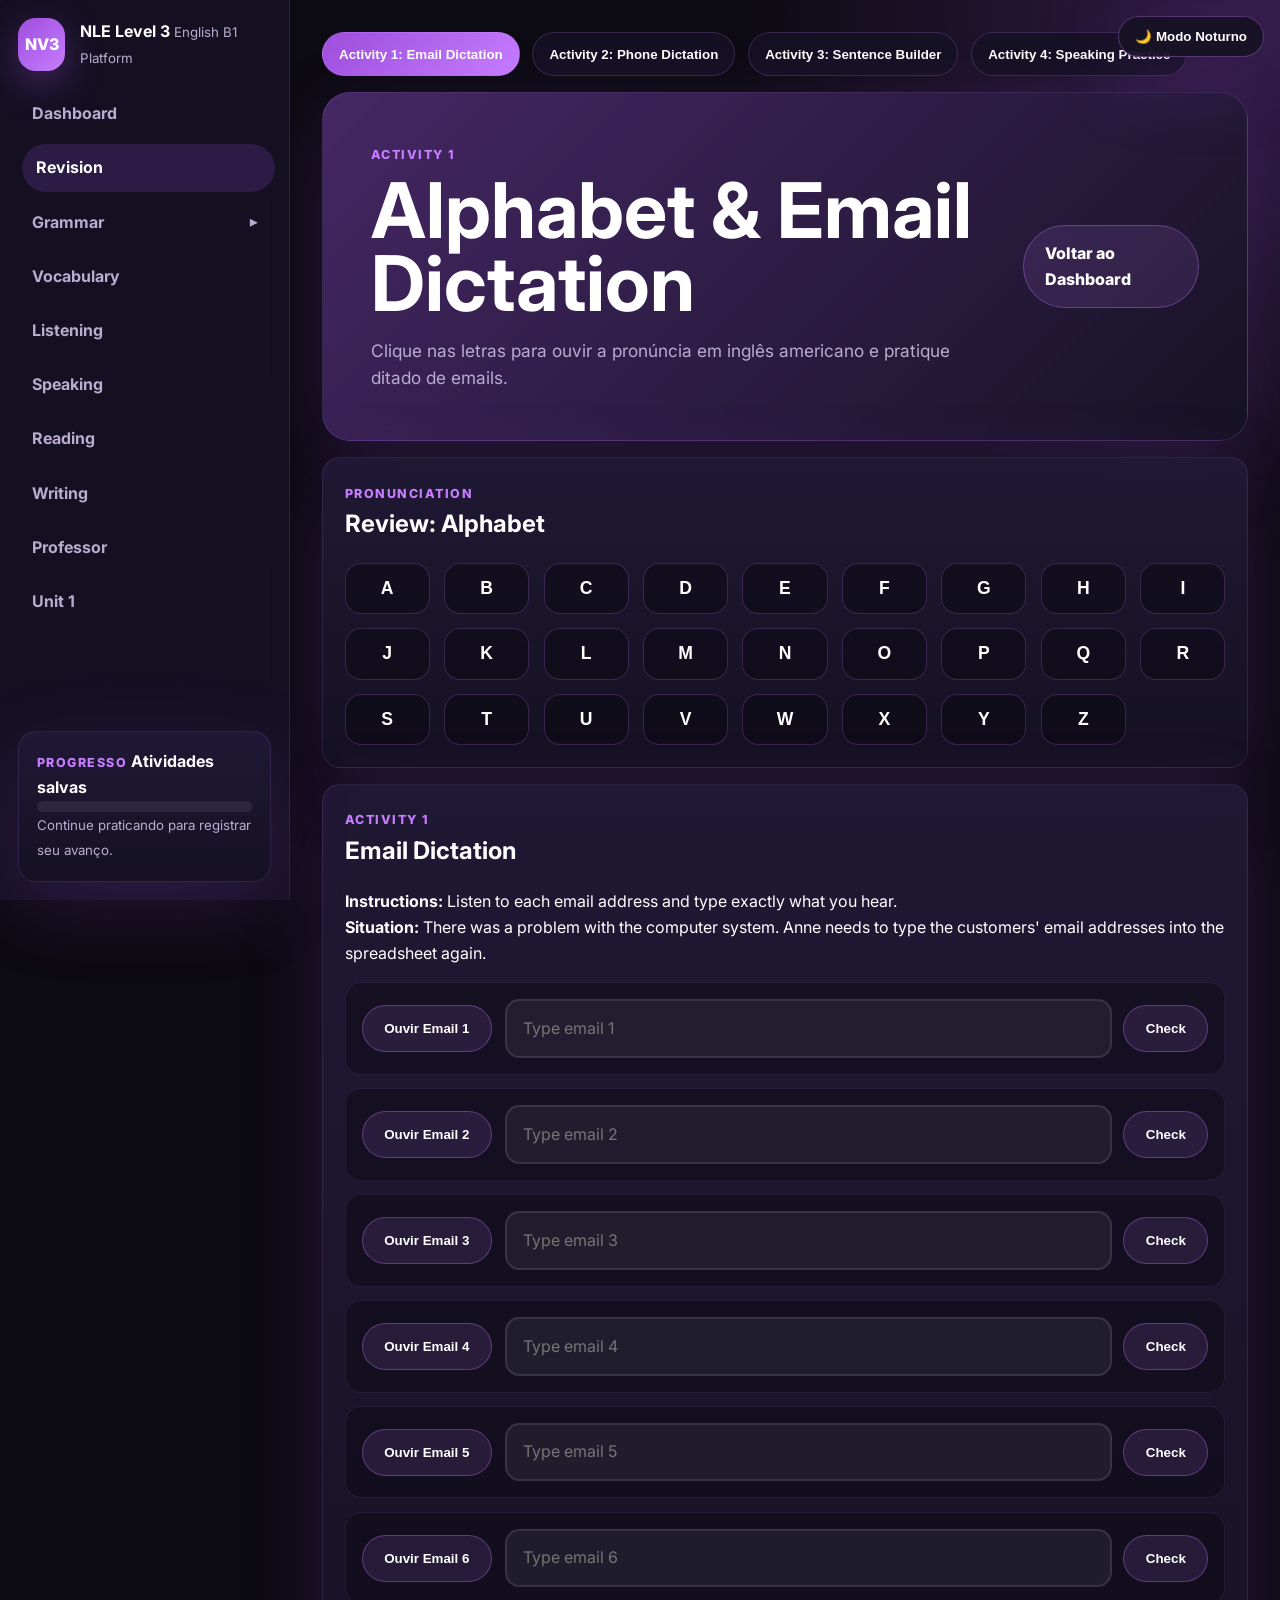
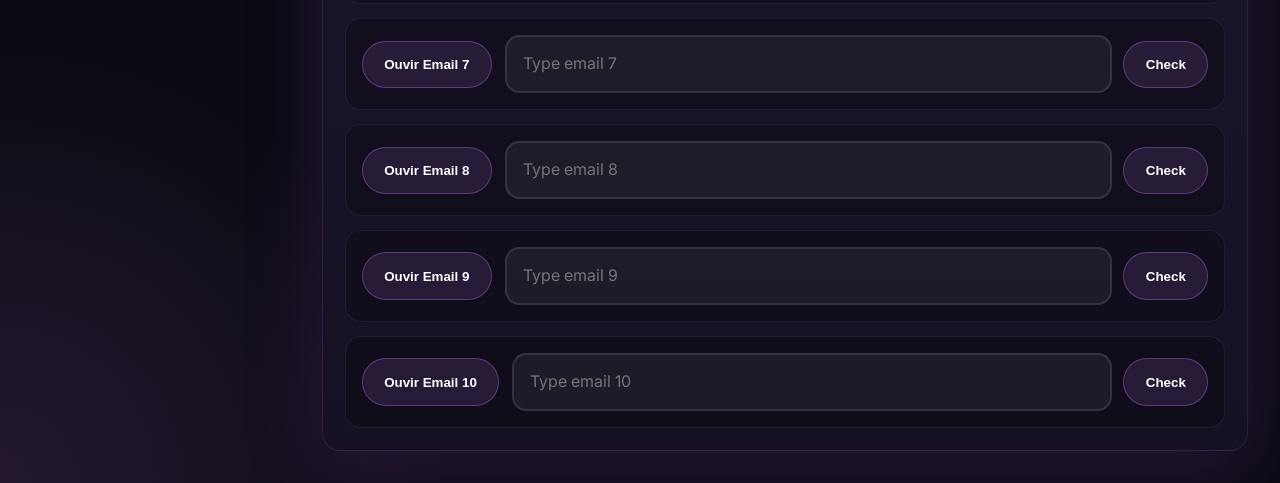
<file: revision.html>
<!DOCTYPE html>
<html lang="pt-BR">
<head>
  <meta charset="UTF-8" />
  <meta name="viewport" content="width=device-width, initial-scale=1.0" />
  <meta name="description" content="Página de revisão do NLE Level 3 com alfabeto e ditado de emails." />
  <title>NLE Level 3 | Revision</title>
  <link rel="preconnect" href="https://fonts.googleapis.com" />
  <link rel="preconnect" href="https://fonts.gstatic.com" crossorigin />
  <link href="https://fonts.googleapis.com/css2?family=Inter:wght@400;600;700;800&display=swap" rel="stylesheet" />
  <link rel="stylesheet" href="assets/css/style.css" />
</head>
<body>
  <aside class="sidebar" aria-label="Menu principal">
    <a class="brand" href="index.html" aria-label="NLE Level 3 Home">
      <span class="brand__mark">NV3</span>
      <span>
        <strong>NLE Level 3</strong>
        <small>English B1 Platform</small>
      </span>
    </a>

    <nav class="nav-list">
      <a class="nav-link" href="index.html">Dashboard</a>
      <a class="nav-link" href="revision.html">Revision</a>
      <a class="nav-link" href="grammar.html">Grammar</a>
      <a class="nav-link" href="vocabulary.html">Vocabulary</a>
      <a class="nav-link" href="listening.html">Listening</a>
      <a class="nav-link" href="speaking.html">Speaking</a>
      <a class="nav-link" href="reading.html">Reading</a>
      <a class="nav-link" href="writing.html">Writing</a>
      <a class="nav-link" href="professor.html">Professor</a>
      <a class="nav-link" href="unit1.html">Unit 1</a>
    </nav>

    <div class="sidebar-card">
      <span class="eyebrow">Progresso</span>
      <strong>Atividades salvas</strong>
      <div class="progress" aria-label="Progresso das atividades">
        <span style="width: 0%"></span>
      </div>
      <small>Continue praticando para registrar seu avanço.</small>
    </div>
  </aside>

  <main class="app-shell">
    <section class="tabs" aria-label="Atividades de revisão">
      <button class="tab-button active" type="button" data-activity="1">Activity 1: Email Dictation</button>
      <button class="tab-button" type="button" data-activity="2">Activity 2: Phone Dictation</button>
      <button class="tab-button" type="button" data-activity="3">Activity 3: Sentence Builder</button>
      <button class="tab-button" type="button" data-activity="4">Activity 4: Speaking Practice</button>
    </section>

    <section class="activity-section activity-1">
      <header class="hero">
        <div>
          <span class="eyebrow">Activity 1</span>
          <h1>Alphabet & Email Dictation</h1>
          <p>Clique nas letras para ouvir a pronúncia em inglês americano e pratique ditado de emails.</p>
        </div>
        <a class="btn btn-secondary" href="index.html">Voltar ao Dashboard</a>
      </header>

      <section class="card" aria-labelledby="alphabetTitle">
        <div class="section-heading">
          <div>
            <span class="eyebrow">Pronunciation</span>
            <h2 id="alphabetTitle">Review: Alphabet</h2>
          </div>
        </div>
        <div class="alphabet-grid" id="alphabetGrid" aria-label="Botões do alfabeto em inglês"></div>
      </section>

      <section class="card" aria-labelledby="activityTitle">
        <div class="section-heading">
          <div>
            <span class="eyebrow">Activity 1</span>
            <h2 id="activityTitle">Email Dictation</h2>
          </div>
        </div>
        <p><strong>Instructions:</strong> Listen to each email address and type exactly what you hear.</p>
        <p><strong>Situation:</strong> There was a problem with the computer system. Anne needs to type the customers' email addresses into the spreadsheet again.</p>
        <div class="exercise-list" id="emailExercises" aria-label="Exercícios de ditado de email"></div>
      </section>
    </section>

    <section class="activity-section activity-2" hidden>
      <header class="hero">
        <div>
          <span class="eyebrow">Activity 2</span>
          <h1>Numbers & Phone Dictation</h1>
          <p>Revise números em inglês e pratique o ditado de telefones com feedback individual.</p>
        </div>
        <a class="btn btn-secondary" href="index.html">Voltar ao Dashboard</a>
      </header>

      <section class="card" aria-labelledby="numbersTitle">
        <div class="section-heading">
          <div>
            <span class="eyebrow">Pronunciation</span>
            <h2 id="numbersTitle">Review: Numbers</h2>
          </div>
        </div>
        <div class="number-grid" aria-label="Botões de números em inglês">
          <button class="number-button" type="button" data-text="one"><strong>1</strong><small>One</small></button>
          <button class="number-button" type="button" data-text="two"><strong>2</strong><small>Two</small></button>
          <button class="number-button" type="button" data-text="three"><strong>3</strong><small>Three</small></button>
          <button class="number-button" type="button" data-text="four"><strong>4</strong><small>Four</small></button>
          <button class="number-button" type="button" data-text="five"><strong>5</strong><small>Five</small></button>
          <button class="number-button" type="button" data-text="six"><strong>6</strong><small>Six</small></button>
          <button class="number-button" type="button" data-text="seven"><strong>7</strong><small>Seven</small></button>
          <button class="number-button" type="button" data-text="eight"><strong>8</strong><small>Eight</small></button>
          <button class="number-button" type="button" data-text="nine"><strong>9</strong><small>Nine</small></button>
          <button class="number-button" type="button" data-text="ten"><strong>10</strong><small>Ten</small></button>
          <button class="number-button" type="button" data-text="eleven"><strong>11</strong><small>Eleven</small></button>
          <button class="number-button" type="button" data-text="twelve"><strong>12</strong><small>Twelve</small></button>
          <button class="number-button" type="button" data-text="thirteen"><strong>13</strong><small>Thirteen</small></button>
          <button class="number-button" type="button" data-text="fourteen"><strong>14</strong><small>Fourteen</small></button>
          <button class="number-button" type="button" data-text="fifteen"><strong>15</strong><small>Fifteen</small></button>
          <button class="number-button" type="button" data-text="sixteen"><strong>16</strong><small>Sixteen</small></button>
          <button class="number-button" type="button" data-text="seventeen"><strong>17</strong><small>Seventeen</small></button>
          <button class="number-button" type="button" data-text="eighteen"><strong>18</strong><small>Eighteen</small></button>
          <button class="number-button" type="button" data-text="nineteen"><strong>19</strong><small>Nineteen</small></button>
          <button class="number-button" type="button" data-text="twenty"><strong>20</strong><small>Twenty</small></button>
          <button class="number-button" type="button" data-text="twenty-one"><strong>21</strong><small>Twenty-One</small></button>
          <button class="number-button" type="button" data-text="thirty"><strong>30</strong><small>Thirty</small></button>
          <button class="number-button" type="button" data-text="thirty-two"><strong>32</strong><small>Thirty-Two</small></button>
          <button class="number-button" type="button" data-text="forty"><strong>40</strong><small>Forty</small></button>
          <button class="number-button" type="button" data-text="fifty"><strong>50</strong><small>Fifty</small></button>
          <button class="number-button" type="button" data-text="sixty"><strong>60</strong><small>Sixty</small></button>
          <button class="number-button" type="button" data-text="seventy"><strong>70</strong><small>Seventy</small></button>
          <button class="number-button" type="button" data-text="eighty"><strong>80</strong><small>Eighty</small></button>
          <button class="number-button" type="button" data-text="ninety"><strong>90</strong><small>Ninety</small></button>
          <button class="number-button" type="button" data-text="one hundred"><strong>100</strong><small>One Hundred</small></button>
          <button class="number-button" type="button" data-text="one hundred and five"><strong>105</strong><small>One Hundred And Five</small></button>
          <button class="number-button" type="button" data-text="one thousand"><strong>1000</strong><small>One Thousand</small></button>
          <button class="number-button" type="button" data-text="two thousand and twenty-six"><strong>2026</strong><small>Two Thousand And Twenty-Six</small></button>
        </div>
      </section>

      <section class="card" aria-labelledby="phoneActivityTitle">
        <div class="section-heading">
          <div>
            <span class="eyebrow">Activity 2</span>
            <h2 id="phoneActivityTitle">Phone Dictation</h2>
          </div>
        </div>
        <p><strong>Instructions:</strong> Listen to each phone number and type exactly what you hear.</p>
        <p><strong>Situation:</strong> Anne received several voice messages with phone numbers. Listen to the audio and type the correct phone number. Use numbers only (e.g., 5551234).</p>
        <div class="exercise-list" id="phoneExercises" aria-label="Exercícios de ditado de telefone"></div>
      </section>
    </section>

    <section class="activity-section activity-3" hidden>
      <header class="hero">
        <div>
          <span class="eyebrow">Activity 3</span>
          <h1>Sentence Builder</h1>
          <p>Monte a tradução em inglês para a frase alvo em português usando os blocos de vocabulário.</p>
        </div>
        <a class="btn btn-secondary" href="index.html">Voltar ao Dashboard</a>
      </header>

      <section class="card" aria-labelledby="sentenceBuilderTitle">
        <div class="section-heading">
          <div>
            <span class="eyebrow">Puzzle</span>
            <h2 id="sentenceBuilderTitle">Frase Alvo</h2>
          </div>
          <span class="badge accent" id="sentenceProgress">1 / 10</span>
        </div>
        <p class="target-sentence" id="targetSentence">Eu trouxe o bolo</p>
        <div class="sentence-workspace drop-zone" id="sentenceWorkspace" aria-live="polite"></div>
        <p class="sentence-feedback" id="sentenceFeedback" aria-live="polite"></p>
        <div class="word-bank puzzle-word-bank" id="puzzleWordBank" aria-label="Blocos de vocabulário"></div>
        <div class="builder-actions">
          <button class="btn btn-secondary" id="clearSentenceBtn" type="button">Clear</button>
          <button class="btn btn-primary" id="checkSentenceBtn" type="button">Check</button>
          <button class="btn btn-secondary" id="nextSentenceBtn" type="button">Next phrase</button>
        </div>
      </section>
    </section>

    <section class="activity-section activity-4" hidden>
      <header class="hero">
        <div>
          <span class="eyebrow">Activity 4</span>
          <h1>Speaking Practice</h1>
          <p>Ouça a frase modelo, grave sua fala e receba pontuação palavra por palavra.</p>
        </div>
        <a class="btn btn-secondary" href="index.html">Voltar ao Dashboard</a>
      </header>

      <section class="card" aria-labelledby="speakingPracticeTitle">
        <div class="section-heading">
          <div>
            <span class="eyebrow">Activity 4</span>
            <h2 id="speakingPracticeTitle">Speaking Practice</h2>
          </div>
        </div>
        <div class="speaking-card">
          <button class="sound-button" id="playSpeakingPhraseBtn" type="button" aria-label="Ouvir frase modelo">🔊</button>
          <p class="speaking-step" id="speakingStep">Phrase 1 of 20</p>
          <p class="speaking-model" id="speakingModel">I have one apple.</p>
          <button class="microphone-button" id="startSpeakingBtn" type="button" aria-label="Toque para falar">🎙️</button>
          <p class="microphone-label">Toque para falar</p>
          <div class="speaking-feedback" id="speakingFeedback" hidden>
            <strong id="speakingScore">Excelente! 100</strong>
            <div class="spoken-words" id="spokenWords"></div>
            <div class="word-error-analysis" id="wordErrorAnalysis"></div>
            <div class="pronunciation-tips" id="pronunciationTips"></div>
            <button class="btn btn-primary" id="nextSpeakingBtn" type="button">Continuar</button>
          </div>
        </div>
      </section>
    </section>
  </main>

  <script src="assets/js/storage.js"></script>
  <script src="assets/js/main.js"></script>
  <script src="assets/js/revision.js"></script>
</body>
</html>
</file>
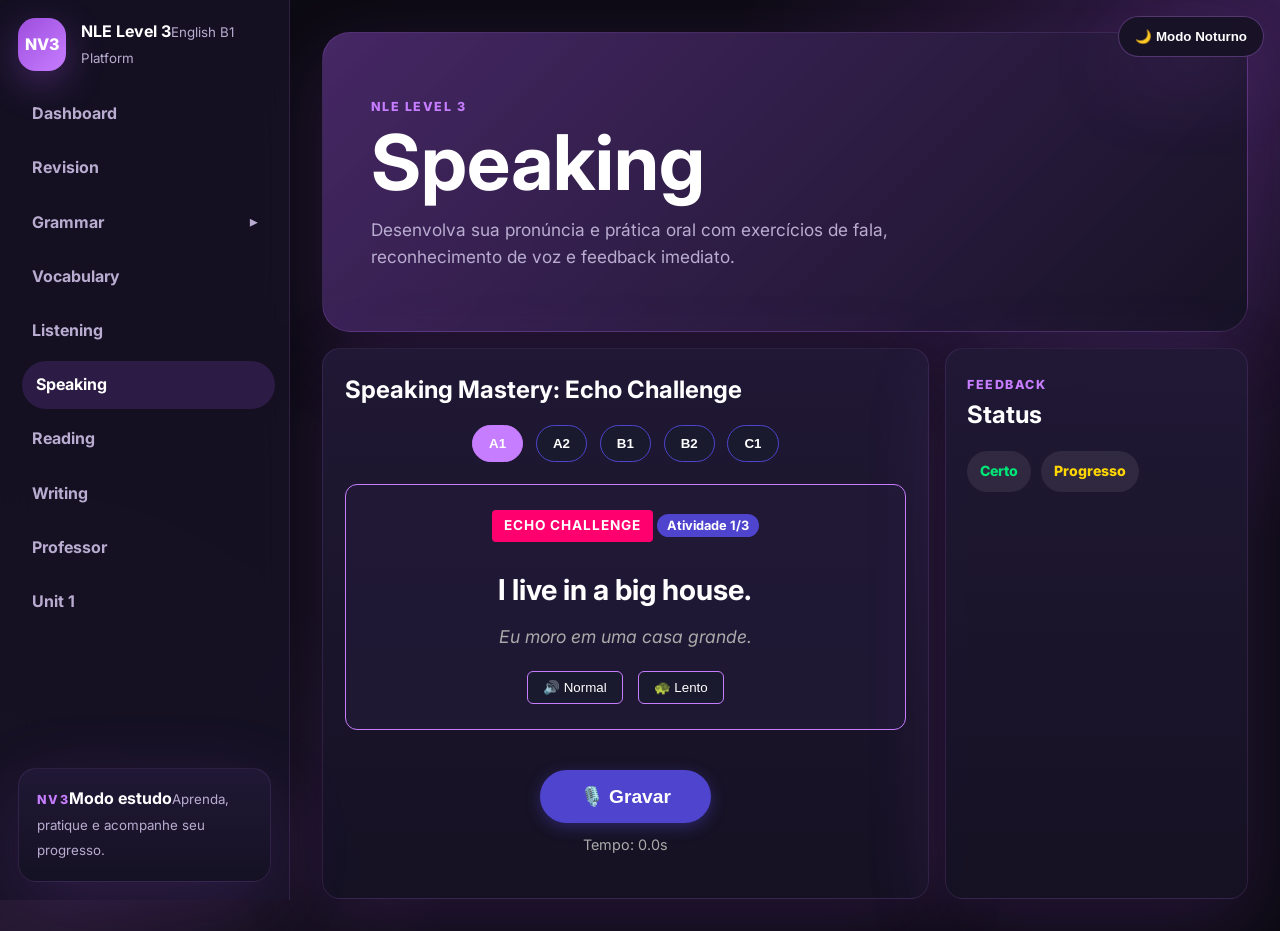
<file: speaking.html>
<!DOCTYPE html>
<html lang="pt-BR">
<head>
  <meta charset="UTF-8" />
  <meta name="viewport" content="width=device-width, initial-scale=1.0" />
  <title>NLE Level 3 | Speaking</title>
  <link rel="preconnect" href="https://fonts.googleapis.com" />
  <link rel="preconnect" href="https://fonts.gstatic.com" crossorigin />
  <link href="https://fonts.googleapis.com/css2?family=Inter:wght@400;600;700;800&display=swap" rel="stylesheet" />
  <link rel="stylesheet" href="assets/css/style.css" />
  <link rel="stylesheet" href="speaking.css" />
</head>
<body>
  <aside class="sidebar" aria-label="Menu principal">
    <a class="brand" href="index.html"><span class="brand__mark">NV3</span><span><strong>NLE Level 3</strong><small>English B1 Platform</small></span></a>
    <nav class="nav-list">
      <a class="nav-link" href="index.html">Dashboard</a>
      <a class="nav-link" href="revision.html">Revision</a>
      <a class="nav-link" href="grammar.html">Grammar</a>
      <a class="nav-link" href="vocabulary.html">Vocabulary</a>
      <a class="nav-link" href="listening.html">Listening</a>
      <a class="nav-link" href="speaking.html">Speaking</a>
      <a class="nav-link" href="reading.html">Reading</a>
      <a class="nav-link" href="writing.html">Writing</a>
      <a class="nav-link" href="professor.html">Professor</a>
      <a class="nav-link" href="unit1.html">Unit 1</a>
    </nav>
    <div class="sidebar-card"><span class="eyebrow">NV3</span><strong>Modo estudo</strong><small>Aprenda, pratique e acompanhe seu progresso.</small></div>
  </aside>
  <main class="app-shell">
    <header class="hero">
      <div>
        <span class="eyebrow">NLE Level 3</span>
        <h1>Speaking</h1>
        <p>Desenvolva sua pronúncia e prática oral com exercícios de fala, reconhecimento de voz e feedback imediato.</p>
      </div>
    </header>
    <section class="content-grid">
      <article class="card speaking-hub">
        <h2>Speaking Mastery: Echo Challenge</h2>

        <div class="speak-controls" id="speak-level-controls">
          <button onclick="loadSpeakingLevel('A1')" data-level="A1" class="active-btn">A1</button>
          <button onclick="loadSpeakingLevel('A2')" data-level="A2">A2</button>
          <button onclick="loadSpeakingLevel('B1')" data-level="B1">B1</button>
          <button onclick="loadSpeakingLevel('B2')" data-level="B2">B2</button>
          <button onclick="loadSpeakingLevel('C1')" data-level="C1">C1</button>
        </div>

        <div id="speaking-practice-container" class="speaking-practice-area">
          <div class="speak-phrase-card">
            <div class="mode-badge" id="s-mode-badge">Echo Challenge</div>
            <span class="progress-badge" id="s-progress">Atividade 1</span>

            <div id="s-roleplay-scenario" style="display: none;" class="scenario-box">
              <h4>Cenário:</h4>
              <p id="s-scenario-text"></p>
            </div>

            <div id="s-dialogue-context" style="display: none;" class="dialogue-box">
              <span class="speaker-name" id="s-speaker-name"></span>
            </div>

            <h3 id="s-english-text">I live in a big house.</h3>
            <p id="s-portuguese-text" class="structural-translation">Eu moro em uma casa grande.</p>

            <div class="audio-playback-controls" id="s-audio-controls">
              <button class="btn-play-normal" onclick="playBaseAudio(1)" title="Ouvir em velocidade natural">🔊 Normal</button>
              <button class="btn-play-slow" onclick="playBaseAudio(0.7)" title="Ouvir devagar para entender os fonemas">🐢 Lento</button>
            </div>
          </div>

          <div class="recording-area">
            <button id="btn-record-toggle" class="btn-record" onclick="toggleRecording()">🎙️ Gravar</button>
            <p id="recording-status" class="status-text">Tempo: <span id="s-timer">0.0s</span></p>
          </div>

          <div id="feedback-area" class="feedback-container" style="display: none;">
            <h4>Análise da sua pronúncia:</h4>
            <p id="s-user-speech" class="user-speech-result"></p>
            <div id="s-pedagogical-tip" class="tip-box"></div>
            <button class="btn-next-phrase" onclick="nextSpeakingPhrase()">Próxima Etapa ➔</button>
          </div>
        </div>
      </article>

      <aside class="card"><span class="eyebrow">Feedback</span><h2>Status</h2><div class="badge-list"><span class="badge success">Certo</span><span class="badge warning">Progresso</span></div></aside>
    </section>
  </main>
  <script src="assets/js/storage.js"></script>
  <script src="assets/js/main.js"></script>
  <script src="speaking.js"></script>
</body>
</html>
</file>
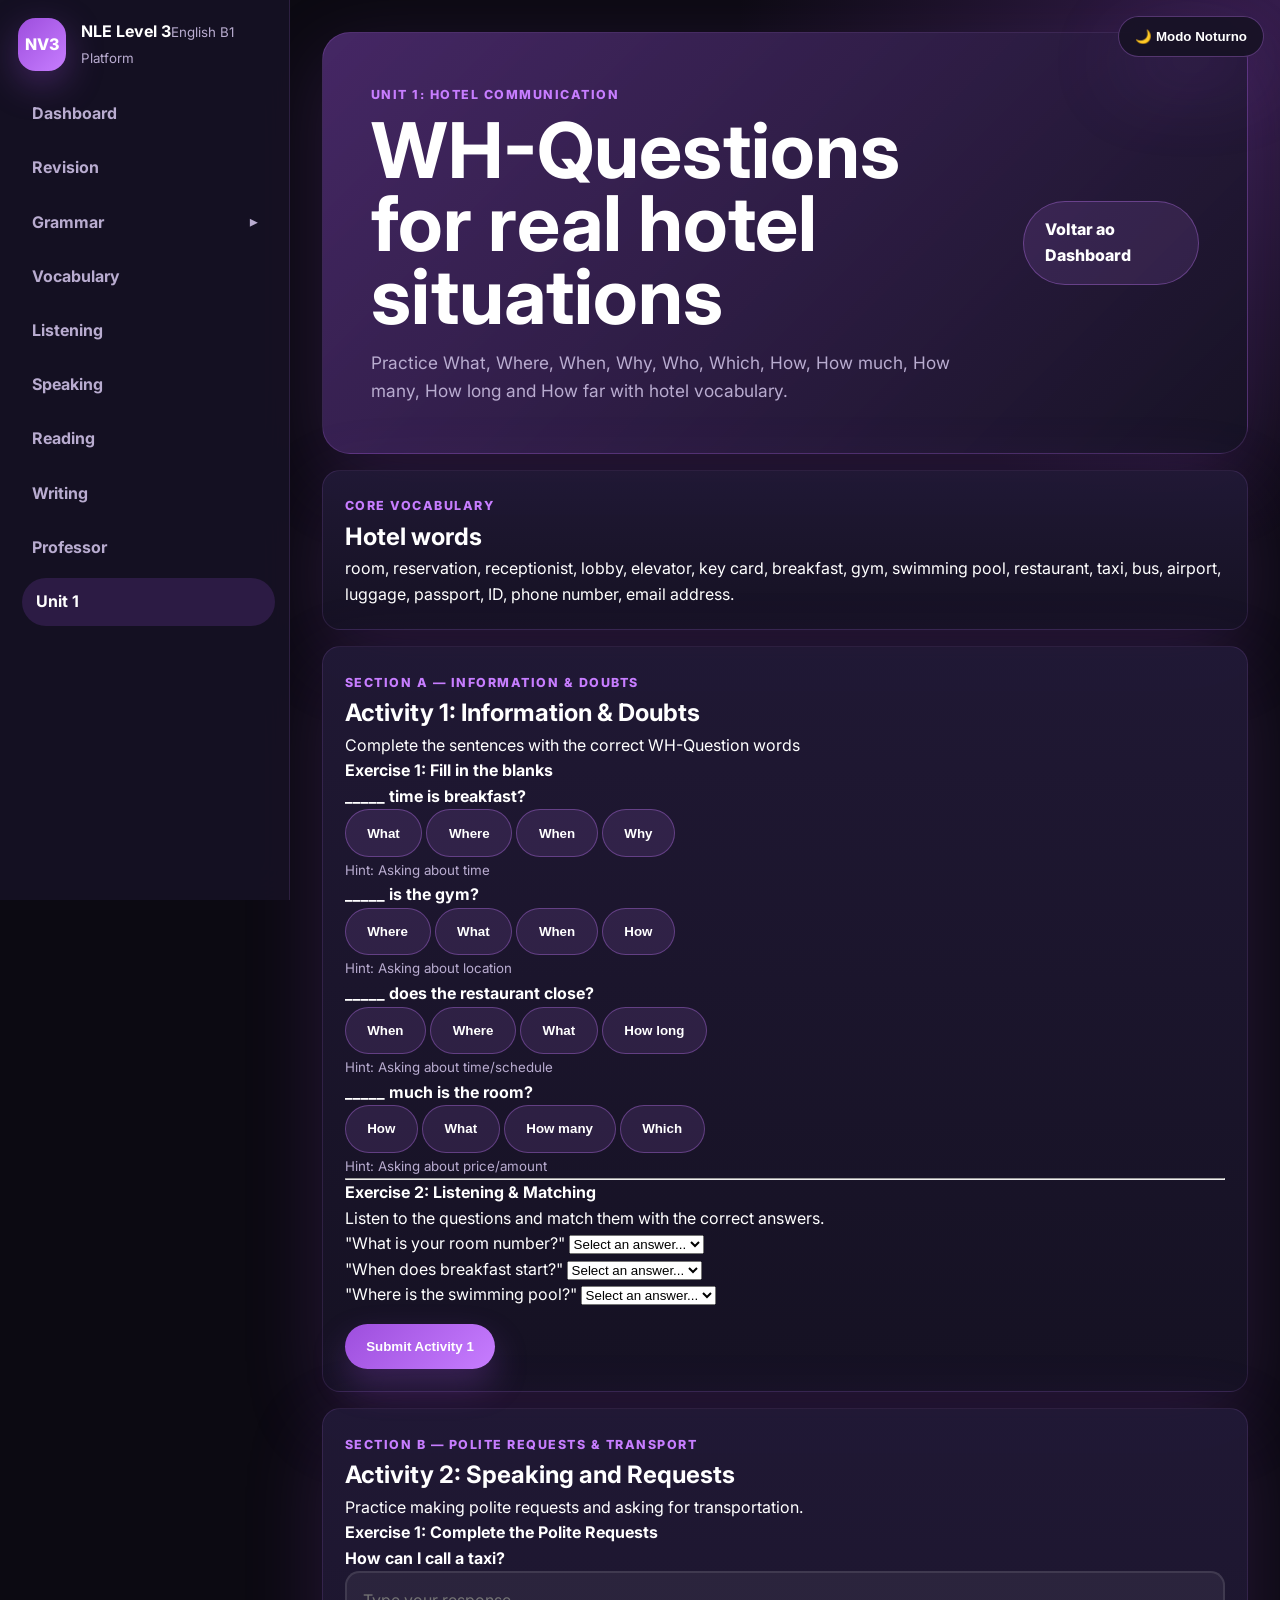
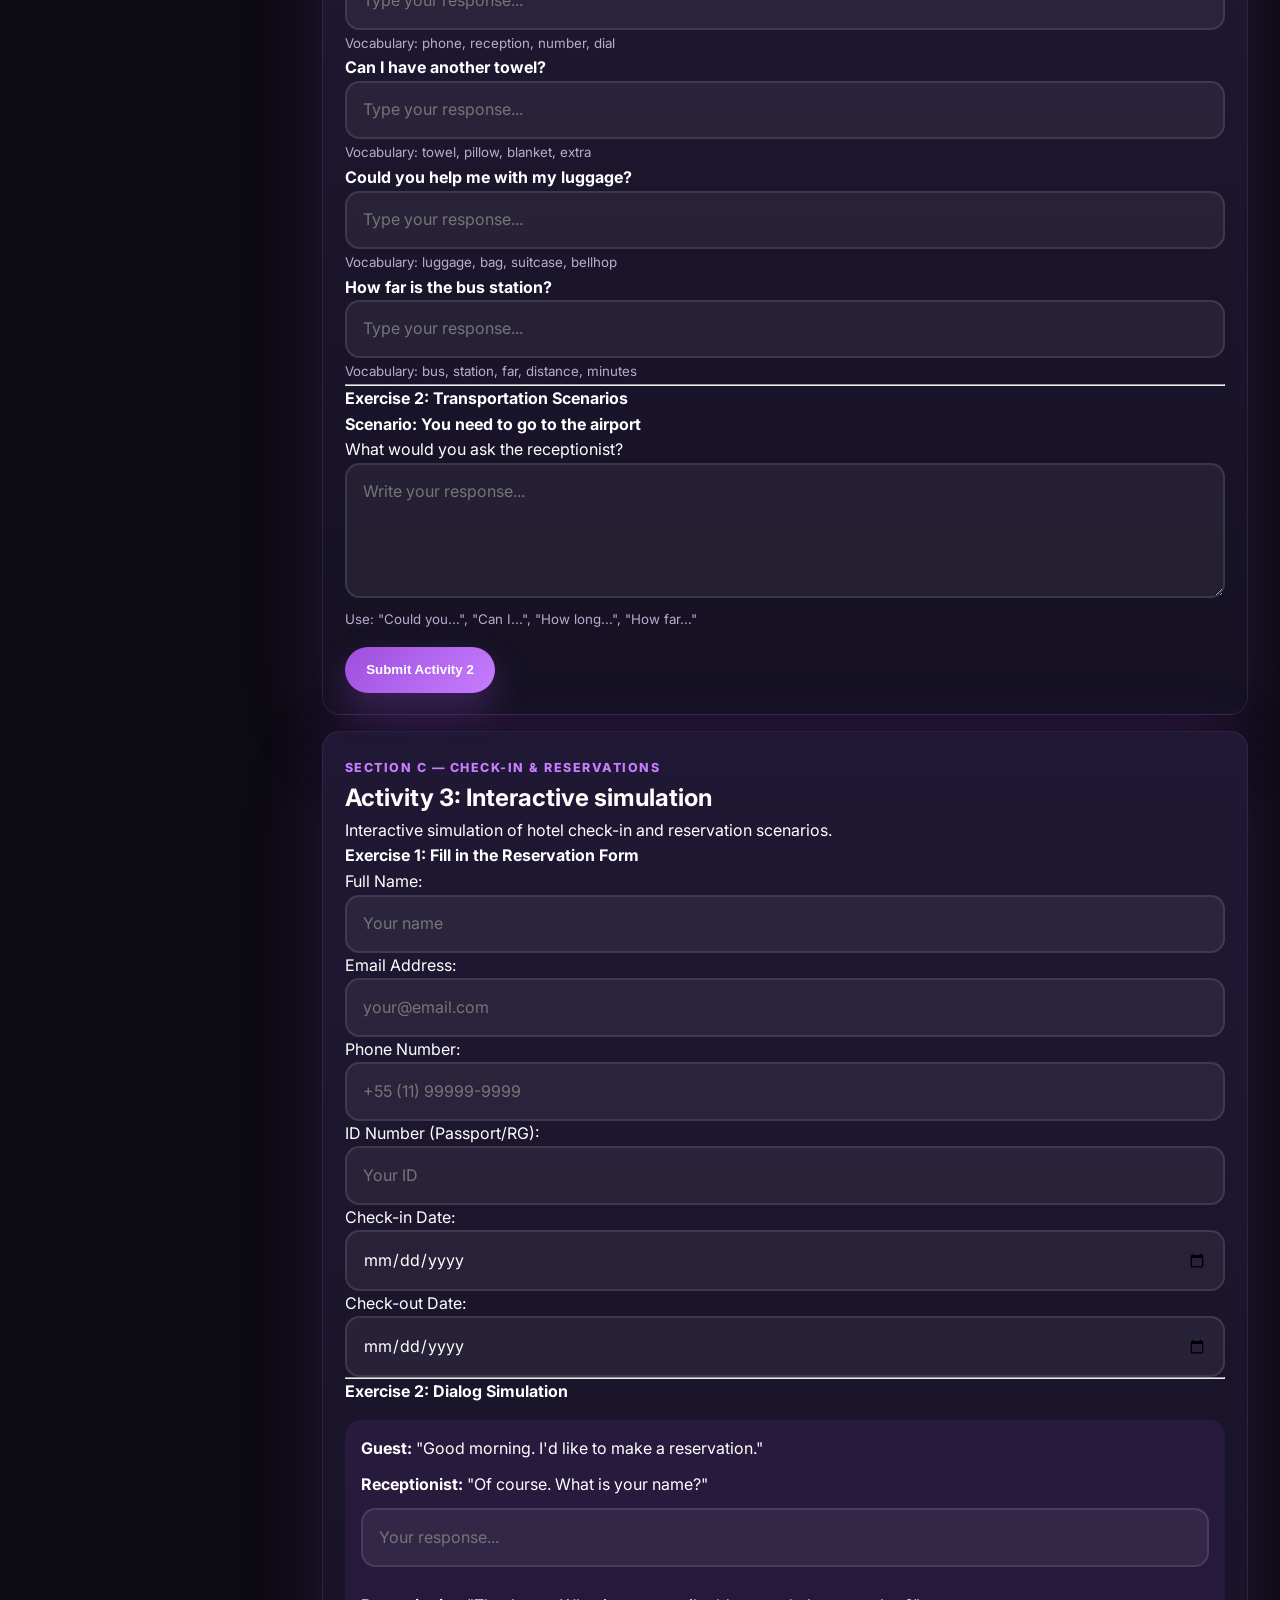
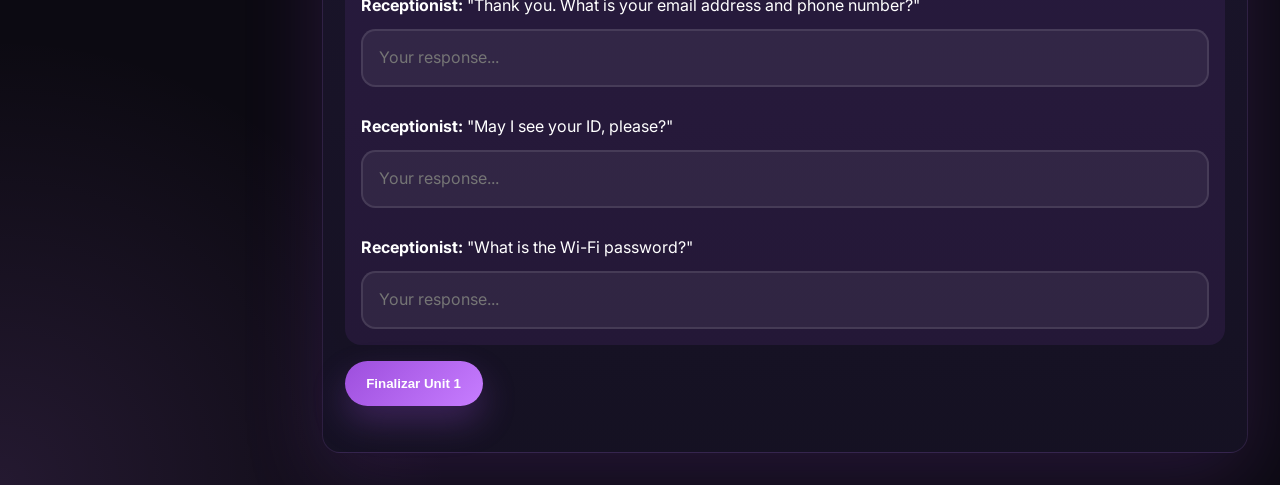
<file: unit1.html>
<!DOCTYPE html>
<html lang="en">
<head>
  <meta charset="UTF-8" />
  <meta name="viewport" content="width=device-width, initial-scale=1.0" />
  <meta name="description" content="Unit 1 Hotel Communication with WH questions and hotel vocabulary." />
  <title>NLE Level 3 | Unit 1: Hotel Communication</title>
  <link rel="preconnect" href="https://fonts.googleapis.com" />
  <link rel="preconnect" href="https://fonts.gstatic.com" crossorigin />
  <link href="https://fonts.googleapis.com/css2?family=Inter:wght@400;600;700;800&display=swap" rel="stylesheet" />
  <link rel="stylesheet" href="assets/css/style.css" />
</head>
<body>
  <aside class="sidebar" aria-label="Menu principal">
    <a class="brand" href="index.html">
      <span class="brand__mark">NV3</span>
      <span><strong>NLE Level 3</strong><small>English B1 Platform</small></span>
    </a>
    <nav class="nav-list">
      <a class="nav-link" href="index.html">Dashboard</a>
      <a class="nav-link" href="revision.html">Revision</a>
      <a class="nav-link" href="grammar.html">Grammar</a>
      <a class="nav-link" href="vocabulary.html">Vocabulary</a>
      <a class="nav-link" href="listening.html">Listening</a>
      <a class="nav-link" href="speaking.html">Speaking</a>
      <a class="nav-link" href="reading.html">Reading</a>
      <a class="nav-link" href="writing.html">Writing</a>
      <a class="nav-link" href="professor.html">Professor</a>
      <a class="nav-link" href="unit1.html">Unit 1</a>
    </nav>
  </aside>

  <main class="app-shell">
    <header class="hero">
      <div>
        <span class="eyebrow">Unit 1: Hotel Communication</span>
        <h1>WH-Questions for real hotel situations</h1>
        <p>Practice What, Where, When, Why, Who, Which, How, How much, How many, How long and How far with hotel vocabulary.</p>
      </div>
      <a class="btn btn-secondary" href="index.html">Voltar ao Dashboard</a>
    </header>

    <section class="card unit-vocabulary">
      <span class="eyebrow">Core vocabulary</span>
      <h2>Hotel words</h2>
      <p>room, reservation, receptionist, lobby, elevator, key card, breakfast, gym, swimming pool, restaurant, taxi, bus, airport, luggage, passport, ID, phone number, email address.</p>
    </section>

    <!-- ACTIVITY 1: Information & Doubts -->
    <section class="activity-block card" id="activity1">
      <span class="eyebrow">Section A — Information & Doubts</span>
      <h2>Activity 1: Information & Doubts</h2>
      <p class="activity-description">Complete the sentences with the correct WH-Question words</p>
        
      <div class="exercise exercise-1">
        <p class="exercise-label"><strong>Exercise 1: Fill in the blanks</strong></p>
        <div class="exercise-content">
          <div class="question-set">
            <div class="question">
              <p><strong>_____ time is breakfast?</strong></p>
              <div class="options">
                <button class="option btn btn-secondary" data-answer="What">What</button>
                <button class="option btn btn-secondary" data-answer="Where">Where</button>
                <button class="option btn btn-secondary" data-answer="When">When</button>
                <button class="option btn btn-secondary" data-answer="Why">Why</button>
              </div>
              <p class="hint"><small>Hint: Asking about time</small></p>
            </div>
            
            <div class="question">
              <p><strong>_____ is the gym?</strong></p>
              <div class="options">
                <button class="option btn btn-secondary" data-answer="Where">Where</button>
                <button class="option btn btn-secondary" data-answer="What">What</button>
                <button class="option btn btn-secondary" data-answer="When">When</button>
                <button class="option btn btn-secondary" data-answer="How">How</button>
              </div>
              <p class="hint"><small>Hint: Asking about location</small></p>
            </div>
            
            <div class="question">
              <p><strong>_____ does the restaurant close?</strong></p>
              <div class="options">
                <button class="option btn btn-secondary" data-answer="When">When</button>
                <button class="option btn btn-secondary" data-answer="Where">Where</button>
                <button class="option btn btn-secondary" data-answer="What">What</button>
                <button class="option btn btn-secondary" data-answer="How long">How long</button>
              </div>
              <p class="hint"><small>Hint: Asking about time/schedule</small></p>
            </div>
            
            <div class="question">
              <p><strong>_____ much is the room?</strong></p>
              <div class="options">
                <button class="option btn btn-secondary" data-answer="How">How</button>
                <button class="option btn btn-secondary" data-answer="What">What</button>
                <button class="option btn btn-secondary" data-answer="How many">How many</button>
                <button class="option btn btn-secondary" data-answer="Which">Which</button>
              </div>
              <p class="hint"><small>Hint: Asking about price/amount</small></p>
            </div>
          </div>
        </div>
      </div>

      <hr />

      <div class="exercise exercise-2">
        <p class="exercise-label"><strong>Exercise 2: Listening & Matching</strong></p>
        <div class="exercise-content">
          <p class="exercise-intro">Listen to the questions and match them with the correct answers.</p>
          <div class="match-section">
            <div class="match-pair">
              <span class="question-text">"What is your room number?"</span>
              <select class="match-select">
                <option value="">Select an answer...</option>
                <option value="answer1">It's 305</option>
                <option value="answer2">At 7:00 AM</option>
                <option value="answer3">On the third floor</option>
                <option value="answer4">$150 per night</option>
              </select>
            </div>
            <div class="match-pair">
              <span class="question-text">"When does breakfast start?"</span>
              <select class="match-select">
                <option value="">Select an answer...</option>
                <option value="answer1">It's 305</option>
                <option value="answer2">At 7:00 AM</option>
                <option value="answer3">On the third floor</option>
                <option value="answer4">$150 per night</option>
              </select>
            </div>
            <div class="match-pair">
              <span class="question-text">"Where is the swimming pool?"</span>
              <select class="match-select">
                <option value="">Select an answer...</option>
                <option value="answer1">It's 305</option>
                <option value="answer2">At 7:00 AM</option>
                <option value="answer3">On the third floor</option>
                <option value="answer4">$150 per night</option>
              </select>
            </div>
          </div>
        </div>
      </div>

      <div class="activity-footer" style="margin-top: 1rem;">
        <button class="btn btn-primary" data-activity="1">Submit Activity 1</button>
      </div>
    </section>

    <!-- ACTIVITY 2: Polite Requests & Transport -->
    <section class="activity-block card" id="activity2">
      <span class="eyebrow">Section B — Polite Requests & Transport</span>
      <h2>Activity 2: Speaking and Requests</h2>
      <p class="activity-description">Practice making polite requests and asking for transportation.</p>
        
      <div class="exercise exercise-1">
        <p class="exercise-label"><strong>Exercise 1: Complete the Polite Requests</strong></p>
        <div class="exercise-content">
          <div class="request-set">
            <div class="request-card">
              <p><strong>How can I call a taxi?</strong></p>
              <input type="text" class="response-input email-input" placeholder="Type your response...">
              <p class="hint"><small>Vocabulary: phone, reception, number, dial</small></p>
            </div>

            <div class="request-card">
              <p><strong>Can I have another towel?</strong></p>
              <input type="text" class="response-input email-input" placeholder="Type your response...">
              <p class="hint"><small>Vocabulary: towel, pillow, blanket, extra</small></p>
            </div>

            <div class="request-card">
              <p><strong>Could you help me with my luggage?</strong></p>
              <input type="text" class="response-input email-input" placeholder="Type your response...">
              <p class="hint"><small>Vocabulary: luggage, bag, suitcase, bellhop</small></p>
            </div>

            <div class="request-card">
              <p><strong>How far is the bus station?</strong></p>
              <input type="text" class="response-input email-input" placeholder="Type your response...">
              <p class="hint"><small>Vocabulary: bus, station, far, distance, minutes</small></p>
            </div>
          </div>
        </div>
      </div>

      <hr />

      <div class="exercise exercise-2">
        <p class="exercise-label"><strong>Exercise 2: Transportation Scenarios</strong></p>
        <div class="exercise-content">
          <div class="scenario">
            <h4>Scenario: You need to go to the airport</h4>
            <p>What would you ask the receptionist?</p>
            <textarea class="scenario-input email-input" placeholder="Write your response..." rows="4" style="width: 100%;"></textarea>
            <p class="hint"><small>Use: "Could you...", "Can I...", "How long...", "How far..."</small></p>
          </div>
        </div>
      </div>

      <div class="activity-footer" style="margin-top: 1rem;">
        <button class="btn btn-primary" data-activity="2">Submit Activity 2</button>
      </div>
    </section>

    <!-- ACTIVITY 3: Check-in & Reservations -->
    <section class="activity-block card" id="activity3">
      <span class="eyebrow">Section C — Check-in & Reservations</span>
      <h2>Activity 3: Interactive simulation</h2>
      <p class="activity-description">Interactive simulation of hotel check-in and reservation scenarios.</p>
        
      <div class="exercise exercise-1">
        <p class="exercise-label"><strong>Exercise 1: Fill in the Reservation Form</strong></p>
        <div class="exercise-content">
          <form class="reservation-form">
            <div class="form-group">
              <label for="fullName">Full Name:</label>
              <input type="text" id="fullName" class="form-input email-input" placeholder="Your name">
            </div>
            <div class="form-group">
              <label for="email">Email Address:</label>
              <input type="email" id="email" class="form-input email-input" placeholder="your@email.com">
            </div>
            <div class="form-group">
              <label for="phone">Phone Number:</label>
              <input type="tel" id="phone" class="form-input email-input" placeholder="+55 (11) 99999-9999">
            </div>
            <div class="form-group">
              <label for="id">ID Number (Passport/RG):</label>
              <input type="text" id="id" class="form-input email-input" placeholder="Your ID">
            </div>
            <div class="form-group">
              <label for="checkIn">Check-in Date:</label>
              <input type="date" id="checkIn" class="form-input email-input">
            </div>
            <div class="form-group">
              <label for="checkOut">Check-out Date:</label>
              <input type="date" id="checkOut" class="form-input email-input">
            </div>
          </form>
        </div>
      </div>

      <hr />

      <div class="exercise exercise-2">
        <p class="exercise-label"><strong>Exercise 2: Dialog Simulation</strong></p>
        <div class="exercise-content">
          <div class="dialog-simulation simulation-dialogue">
            <div class="dialog-message guest">
              <p><strong>Guest:</strong> "Good morning. I'd like to make a reservation."</p>
            </div>
            <div class="dialog-message receptionist">
              <p><strong>Receptionist:</strong> "Of course. What is your name?"</p>
            </div>
            <div class="dialog-response">
              <input type="text" class="dialog-input email-input" placeholder="Your response...">
            </div>

            <div class="dialog-message receptionist" style="margin-top: 1rem;">
              <p><strong>Receptionist:</strong> "Thank you. What is your email address and phone number?"</p>
            </div>
            <div class="dialog-response">
              <input type="text" class="dialog-input email-input" placeholder="Your response...">
            </div>

            <div class="dialog-message receptionist" style="margin-top: 1rem;">
              <p><strong>Receptionist:</strong> "May I see your ID, please?"</p>
            </div>
            <div class="dialog-response">
              <input type="text" class="dialog-input email-input" placeholder="Your response...">
            </div>

            <div class="dialog-message receptionist" style="margin-top: 1rem;">
              <p><strong>Receptionist:</strong> "What is the Wi-Fi password?"</p>
            </div>
            <div class="dialog-response">
              <input type="text" class="dialog-input email-input" placeholder="Your response...">
            </div>
          </div>
        </div>
      </div>

      <div class="activity-footer" style="margin-top: 1rem;">
        <button class="btn btn-primary" id="completeUnit1Btn" data-activity="3" type="button">Finalizar Unit 1</button>
        <p class="sentence-feedback" id="unit1Feedback"></p>
      </div>
    </section>
  </main>

  <script src="assets/js/storage.js"></script>
  <script src="assets/js/main.js"></script>
  <script src="assets/js/unit1.js"></script>
</body>
</html>
</file>
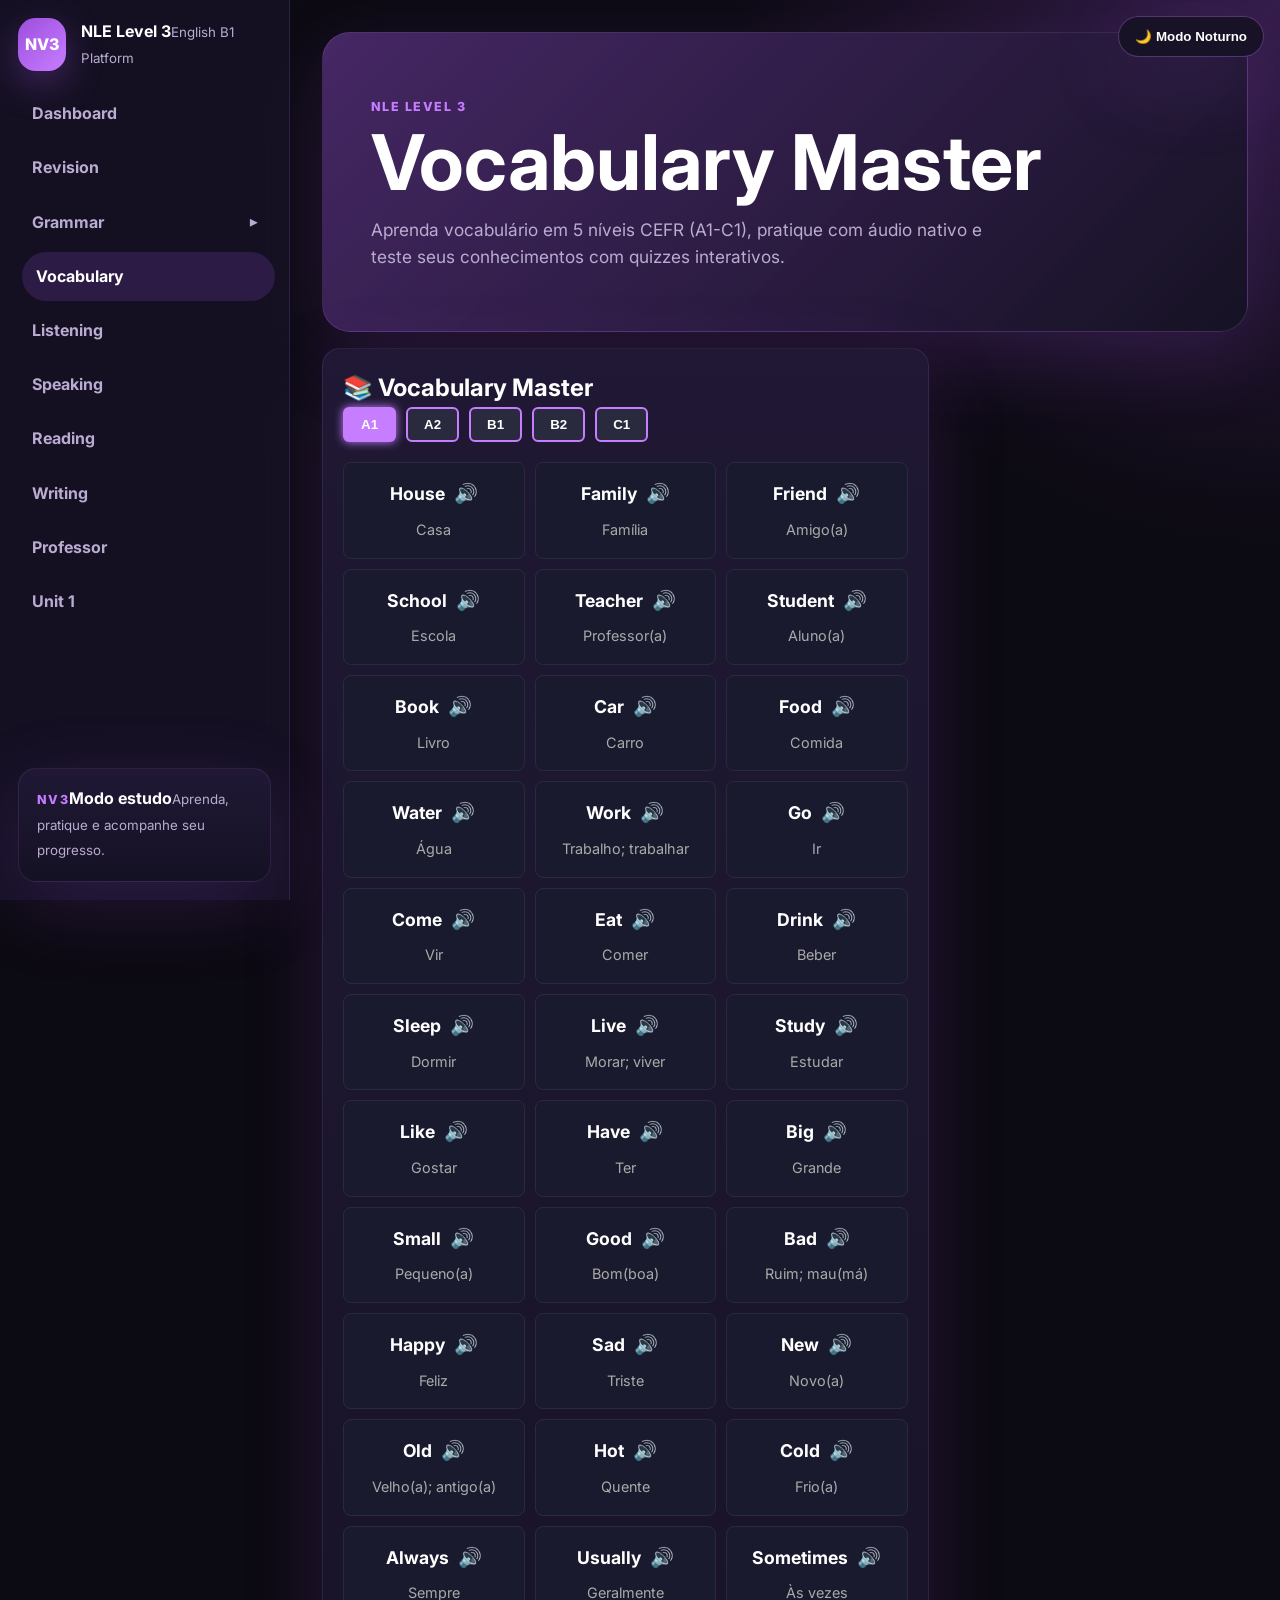
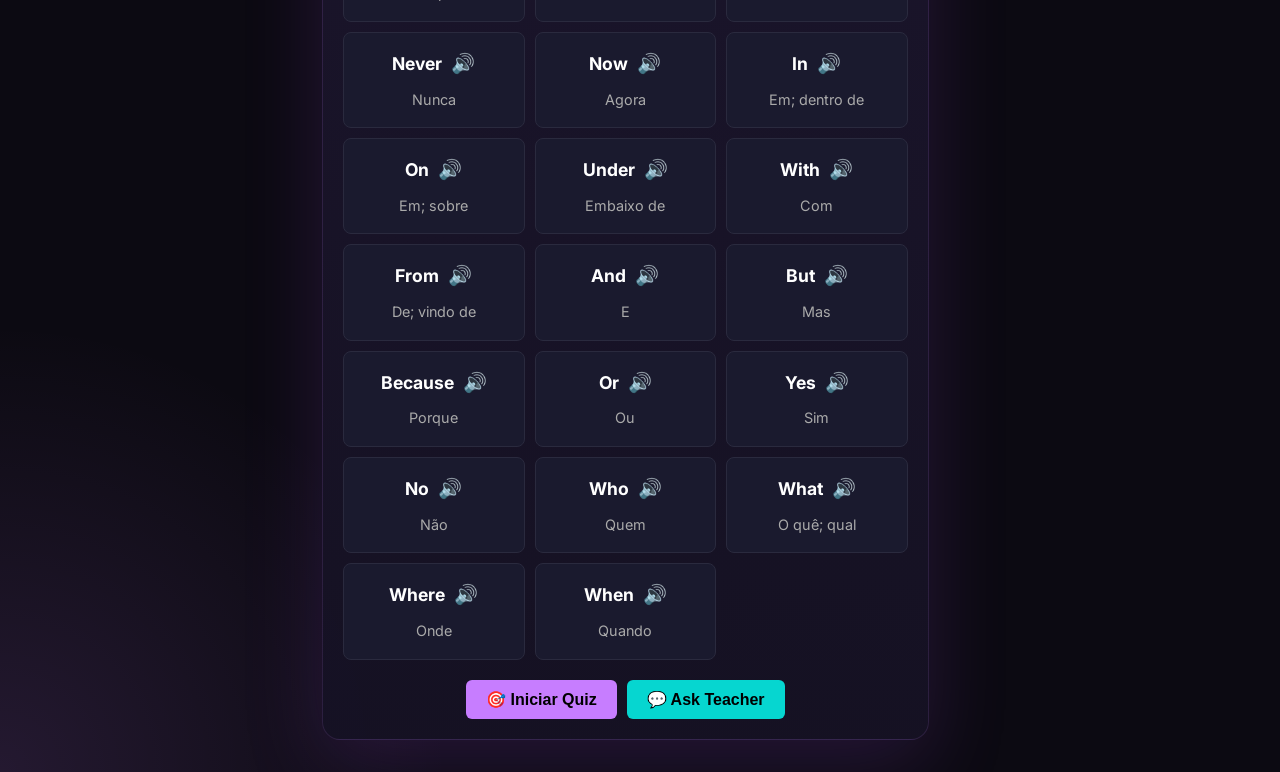
<file: vocabulary.html>
<!DOCTYPE html>
<html lang="pt-BR">
<head>
  <meta charset="UTF-8" />
  <meta name="viewport" content="width=device-width, initial-scale=1.0" />
  <title>NLE Level 3 | Vocabulary</title>
  <link rel="preconnect" href="https://fonts.googleapis.com" />
  <link rel="preconnect" href="https://fonts.gstatic.com" crossorigin />
  <link href="https://fonts.googleapis.com/css2?family=Inter:wght@400;600;700;800&display=swap" rel="stylesheet" />
  <link rel="stylesheet" href="assets/css/style.css" />
  <link rel="stylesheet" href="vocabulary.css" />
</head>
<body>
  <aside class="sidebar" aria-label="Menu principal">
    <a class="brand" href="index.html"><span class="brand__mark">NV3</span><span><strong>NLE Level 3</strong><small>English B1 Platform</small></span></a>
    <nav class="nav-list">
      <a class="nav-link" href="index.html">Dashboard</a>
      <a class="nav-link" href="revision.html">Revision</a>
      <a class="nav-link" href="grammar.html">Grammar</a>
      <a class="nav-link" href="vocabulary.html">Vocabulary</a>
      <a class="nav-link" href="listening.html">Listening</a>
      <a class="nav-link" href="speaking.html">Speaking</a>
      <a class="nav-link" href="reading.html">Reading</a>
      <a class="nav-link" href="writing.html">Writing</a>
      <a class="nav-link" href="professor.html">Professor</a>
      <a class="nav-link" href="unit1.html">Unit 1</a>
    </nav>
    <div class="sidebar-card"><span class="eyebrow">NV3</span><strong>Modo estudo</strong><small>Aprenda, pratique e acompanhe seu progresso.</small></div>
  </aside>
  <main class="app-shell">
    <header class="hero">
      <div>
        <span class="eyebrow">NLE Level 3</span>
        <h1>Vocabulary Master</h1>
        <p>Aprenda vocabulário em 5 níveis CEFR (A1-C1), pratique com áudio nativo e teste seus conhecimentos com quizzes interativos.</p>
      </div>
    </header>
    <section class="content-grid">
      <!-- Vocabulary Hub Module -->
      <article class="card vocabulary-hub">
        <h2>📚 Vocabulary Master</h2>
        
        <!-- Botões de Nível CEFR -->
        <div class="vocab-controls" id="vocab-controls">
          <button onclick="renderVocab('A1')">A1</button>
          <button onclick="renderVocab('A2')">A2</button>
          <button onclick="renderVocab('B1')">B1</button>
          <button onclick="renderVocab('B2')">B2</button>
          <button onclick="renderVocab('C1')">C1</button>
        </div>
        
        <!-- Tela 1: Grade de Vocabulário -->
        <div id="vocab-display" class="vocab-grid"></div>
        
        <!-- Barra de Ações: Quiz e Professor -->
        <div id="vocab-footer" class="vocab-actions" style="display:none;">
          <button class="btn-quiz" onclick="startQuiz()">🎯 Iniciar Quiz</button>
          <button class="btn-teacher" onclick="window.open('https://wa.me/seu-numero')">💬 Ask Teacher</button>
        </div>

        <!-- Tela 2: Quiz (Inicia escondido) -->
        <div id="quiz-display" style="display: none;"></div>
      </article>
    </section>
  </main>
  
  <!-- Scripts Globais da Plataforma -->
  <script src="assets/js/storage.js"></script>
  <script src="assets/js/main.js"></script>
  
  <!-- Script do Módulo Vocabulary -->
  <script src="vocabulary.js"></script>
</body>
</html>
</file>
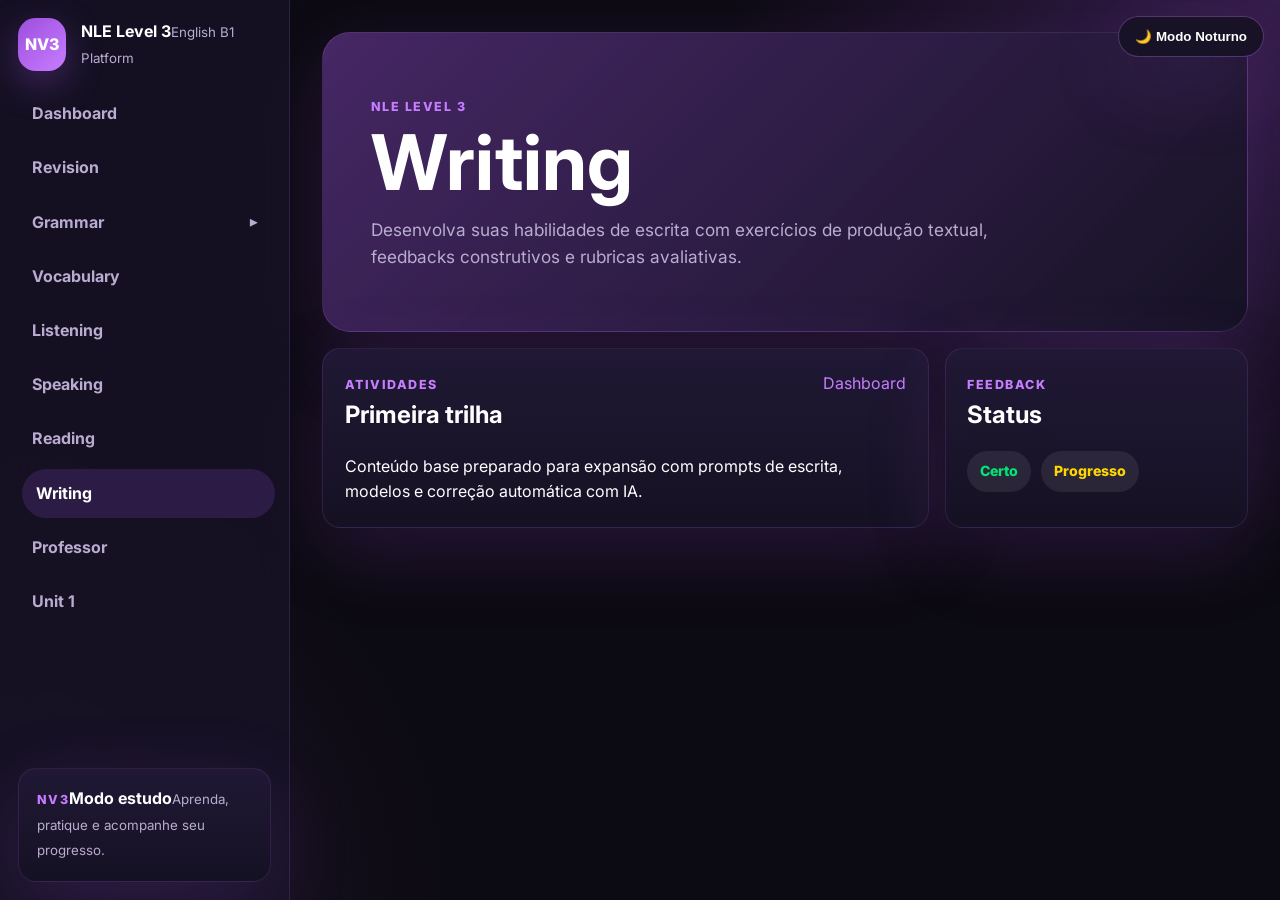
<file: writing.html>
<!DOCTYPE html>
<html lang="pt-BR">
<head>
  <meta charset="UTF-8" />
  <meta name="viewport" content="width=device-width, initial-scale=1.0" />
  <title>NLE Level 3 | Writing</title>
  <link rel="preconnect" href="https://fonts.googleapis.com" />
  <link rel="preconnect" href="https://fonts.gstatic.com" crossorigin />
  <link href="https://fonts.googleapis.com/css2?family=Inter:wght@400;600;700;800&display=swap" rel="stylesheet" />
  <link rel="stylesheet" href="assets/css/style.css" />
</head>
<body>
  <aside class="sidebar" aria-label="Menu principal">
    <a class="brand" href="index.html"><span class="brand__mark">NV3</span><span><strong>NLE Level 3</strong><small>English B1 Platform</small></span></a>
    <nav class="nav-list">
      <a class="nav-link" href="index.html">Dashboard</a>
      <a class="nav-link" href="revision.html">Revision</a>
      <a class="nav-link" href="grammar.html">Grammar</a>
      <a class="nav-link" href="vocabulary.html">Vocabulary</a>
      <a class="nav-link" href="listening.html">Listening</a>
      <a class="nav-link" href="speaking.html">Speaking</a>
      <a class="nav-link" href="reading.html">Reading</a>
      <a class="nav-link" href="writing.html">Writing</a>
      <a class="nav-link" href="professor.html">Professor</a>
      <a class="nav-link" href="unit1.html">Unit 1</a>
    </nav>
    <div class="sidebar-card"><span class="eyebrow">NV3</span><strong>Modo estudo</strong><small>Aprenda, pratique e acompanhe seu progresso.</small></div>
  </aside>
  <main class="app-shell">
    <header class="hero">
      <div>
        <span class="eyebrow">NLE Level 3</span>
        <h1>Writing</h1>
        <p>Desenvolva suas habilidades de escrita com exercícios de produção textual, feedbacks construtivos e rubricas avaliativas.</p>
      </div>
    </header>
    <section class="content-grid">
      <article class="card large-card">
        <div class="section-heading"><div><span class="eyebrow">Atividades</span><h2>Primeira trilha</h2></div><a href="index.html">Dashboard</a></div>
        <p>Conteúdo base preparado para expansão com prompts de escrita, modelos e correção automática com IA.</p>
      </article>
      <aside class="card"><span class="eyebrow">Feedback</span><h2>Status</h2><div class="badge-list"><span class="badge success">Certo</span><span class="badge warning">Progresso</span></div></aside>
    </section>
  </main>
  <script src="assets/js/storage.js"></script>
  <script src="assets/js/main.js"></script>
</body>
</html>
</file>
<file: assets/css/style.css>
/* ==========================================================
   NLE Level 3 (NV3) — Global Night Mode Theme
   Palette: deep black, dark purple, vibrant purple/lilac,
   success green, progress yellow and error red.
   ========================================================== */
:root {
  --color-bg: #0c0a12;
  --color-surface: #161224;
  --color-surface-soft: #211936;
  --color-accent: #9d4edd;
  --color-accent-soft: #c77dff;
  --color-text: #ffffff;
  --color-muted: #b9acd0;
  --color-success: #00e676;
  --color-warning: #ffd600;
  --color-danger: #ff1744;
  --shadow-glow: 0 24px 80px rgba(157, 78, 221, 0.18);
  --radius-lg: 28px;
  --radius-md: 18px;
  --sidebar-width: 290px;
}

* {
  box-sizing: border-box;
  margin: 0;
  padding: 0;
}

body {
  min-height: 100vh;
  background:
    radial-gradient(circle at top right, rgba(157, 78, 221, 0.28), transparent 34rem),
    radial-gradient(circle at bottom left, rgba(199, 125, 255, 0.13), transparent 28rem),
    var(--color-bg);
  color: var(--color-text);
  font-family: "Inter", system-ui, -apple-system, BlinkMacSystemFont, "Segoe UI", sans-serif;
  line-height: 1.6;
}

a {
  color: var(--color-accent-soft);
  text-decoration: none;
}

a:hover,
a:focus-visible {
  color: var(--color-text);
}

.sidebar {
  position: fixed;
  inset: 0 auto 0 0;
  width: var(--sidebar-width);
  padding: 1.15rem;
  background: rgba(22, 18, 36, 0.92);
  border-right: 1px solid rgba(199, 125, 255, 0.14);
  backdrop-filter: blur(18px);
  display: flex;
  flex-direction: column;
  gap: 1.15rem;
  z-index: 10;
}

.brand {
  display: flex;
  align-items: center;
  gap: 0.9rem;
  color: var(--color-text);
}

.brand__mark {
  display: grid;
  place-items: center;
  width: 3.3rem;
  height: 3.3rem;
  border-radius: 1.1rem;
  background: linear-gradient(135deg, var(--color-accent), var(--color-accent-soft));
  color: var(--color-text);
  font-weight: 800;
  box-shadow: 0 12px 36px rgba(157, 78, 221, 0.34);
}

.brand small,
.card small,
.stat-card small,
.sidebar-card small,
.unit-item small {
  color: var(--color-muted);
}

.nav-list {
  display: grid;
  gap: 0.35rem;
}

.nav-link {
  padding: 0.72rem 0.85rem;
  border-radius: 999px;
  color: var(--color-muted);
  font-weight: 700;
  transition: 180ms ease;
}

.nav-link:hover,
.nav-link.active {
  background: rgba(157, 78, 221, 0.18);
  color: var(--color-text);
  transform: translateX(4px);
}

.sidebar-card,
.card,
.stat-card {
  background: linear-gradient(180deg, rgba(33, 25, 54, 0.96), rgba(22, 18, 36, 0.96));
  border: 1px solid rgba(199, 125, 255, 0.13);
  border-radius: var(--radius-md);
  box-shadow: var(--shadow-glow);
}

.sidebar-card {
  margin-top: auto;
  padding: 1.1rem;
}

.app-shell {
  margin-left: var(--sidebar-width);
  padding: 2rem;
}

.hero {
  min-height: 300px;
  border-radius: var(--radius-lg);
  padding: clamp(1.5rem, 4vw, 3rem);
  background:
    linear-gradient(135deg, rgba(157, 78, 221, 0.35), rgba(22, 18, 36, 0.86)),
    var(--color-surface);
  border: 1px solid rgba(199, 125, 255, 0.18);
  display: flex;
  justify-content: space-between;
  align-items: center;
  gap: 1.5rem;
  box-shadow: var(--shadow-glow);
}

.hero h1 {
  max-width: 760px;
  font-size: clamp(2.2rem, 6vw, 4.8rem);
  line-height: 0.95;
  margin: 0.5rem 0 1rem;
}

.hero p {
  max-width: 650px;
  color: var(--color-muted);
  font-size: 1.08rem;
}

.eyebrow {
  color: var(--color-accent-soft);
  font-size: 0.78rem;
  font-weight: 800;
  letter-spacing: 0.12em;
  text-transform: uppercase;
}

.btn {
  border: 0;
  border-radius: 999px;
  padding: 0.95rem 1.35rem;
  color: var(--color-text);
  cursor: pointer;
  font-weight: 800;
}

.btn-primary {
  background: linear-gradient(135deg, var(--color-accent), var(--color-accent-soft));
  box-shadow: 0 16px 34px rgba(157, 78, 221, 0.28);
}

.stats-grid,
.content-grid {
  display: grid;
  gap: 1rem;
  margin-top: 1rem;
}

.stats-grid {
  grid-template-columns: repeat(4, minmax(0, 1fr));
}

.content-grid {
  grid-template-columns: 2fr 1fr;
}

.stat-card,
.card {
  padding: 1.35rem;
}

.stat-card strong {
  display: block;
  font-size: 2.2rem;
  line-height: 1;
  margin: 0.45rem 0;
}

.success strong { color: var(--color-success); }
.warning strong { color: var(--color-warning); }
.danger strong { color: var(--color-danger); }
.accent strong { color: var(--color-accent-soft); }

.section-heading {
  display: flex;
  justify-content: space-between;
  align-items: flex-start;
  gap: 1rem;
  margin-bottom: 1.2rem;
}

.unit-list {
  display: grid;
  gap: 1rem;
}

.unit-item {
  display: grid;
  grid-template-columns: minmax(0, 1fr) 220px;
  gap: 1rem;
  align-items: center;
  padding: 1rem;
  border-radius: 1rem;
  background: rgba(12, 10, 18, 0.46);
}

.progress {
  width: 100%;
  height: 0.7rem;
  overflow: hidden;
  border-radius: 999px;
  background: rgba(255, 255, 255, 0.08);
}

.progress span {
  display: block;
  height: 100%;
  border-radius: inherit;
  background: linear-gradient(90deg, var(--color-success), var(--color-warning), var(--color-accent-soft));
}

.badge-list {
  display: flex;
  flex-wrap: wrap;
  gap: 0.65rem;
  margin-top: 1rem;
}

.badge {
  border-radius: 999px;
  padding: 0.6rem 0.8rem;
  background: rgba(255, 255, 255, 0.08);
  font-size: 0.88rem;
  font-weight: 800;
}

.badge.success { color: var(--color-success); }
.badge.warning { color: var(--color-warning); }
.badge.danger { color: var(--color-danger); }
.badge.accent { color: var(--color-accent-soft); }

@media (max-width: 980px) {
  .sidebar {
    position: sticky;
    width: 100%;
    min-height: auto;
    inset: 0;
  }

  .nav-list {
    grid-template-columns: repeat(4, minmax(0, 1fr));
  }

  .app-shell {
    margin-left: 0;
    padding: 1rem;
  }

  .hero,
  .content-grid,
  .unit-item {
    grid-template-columns: 1fr;
  }

  .hero {
    align-items: flex-start;
    flex-direction: column;
  }

  .stats-grid {
    grid-template-columns: repeat(2, minmax(0, 1fr));
  }
}

@media (max-width: 620px) {
  .nav-list,
  .stats-grid {
    grid-template-columns: 1fr;
  }

  .sidebar {
    padding: 0.85rem;
  }
}

.hero-actions {
  display: flex;
  flex-wrap: wrap;
  gap: 0.8rem;
}

.btn-secondary {
  display: inline-flex;
  align-items: center;
  justify-content: center;
  background: rgba(199, 125, 255, 0.12);
  border: 1px solid rgba(199, 125, 255, 0.34);
}

.tabs {
  display: flex;
  flex-wrap: wrap;
  gap: 0.8rem;
  margin-bottom: 1rem;
}

.tab-button {
  border: 1px solid rgba(199, 125, 255, 0.2);
  border-radius: 999px;
  padding: 0.85rem 1rem;
  background: rgba(22, 18, 36, 0.92);
  color: var(--color-text);
  cursor: pointer;
  font-weight: 800;
}

.tab-button.active {
  background: linear-gradient(135deg, var(--color-accent), var(--color-accent-soft));
}

.tab-button:disabled,
.tab-button.locked {
  color: rgba(255, 255, 255, 0.38);
  cursor: not-allowed;
  opacity: 0.55;
}

.alphabet-grid {
  display: grid;
  grid-template-columns: repeat(13, minmax(0, 1fr));
  gap: 0.7rem;
  margin-top: 1rem;
}

.letter-button {
  border: 1px solid rgba(199, 125, 255, 0.22);
  border-radius: 1rem;
  min-height: 3.2rem;
  background: rgba(12, 10, 18, 0.56);
  color: var(--color-text);
  cursor: pointer;
  font-size: 1.1rem;
  font-weight: 800;
  transition: 180ms ease;
}

.letter-button:hover,
.letter-button:focus-visible {
  border-color: var(--color-accent-soft);
  box-shadow: 0 0 0 4px rgba(157, 78, 221, 0.18);
  transform: translateY(-2px);
}

.exercise-list {
  display: grid;
  gap: 0.85rem;
  margin-top: 1rem;
}

.email-exercise {
  display: grid;
  grid-template-columns: auto minmax(220px, 1fr);
  gap: 0.8rem;
  align-items: center;
  padding: 1rem;
  border-radius: 1rem;
  background: rgba(12, 10, 18, 0.46);
  border: 1px solid rgba(199, 125, 255, 0.1);
}

.email-input {
  width: 100%;
  border: 2px solid rgba(255, 255, 255, 0.1);
  border-radius: 0.9rem;
  padding: 0.9rem 1rem;
  background: rgba(255, 255, 255, 0.06);
  color: var(--color-text);
  font: inherit;
  outline: none;
}

.email-input:focus {
  border-color: var(--color-accent-soft);
}

.email-input.correct {
  border-color: var(--color-success);
}

.email-input.incorrect {
  border-color: var(--color-danger);
}

@media (max-width: 760px) {
  .alphabet-grid {
    grid-template-columns: repeat(4, minmax(0, 1fr));
  }

  .email-exercise {
    grid-template-columns: 1fr;
  }
}

.app-shell > .card {
  margin-top: 1rem;
}

.number-grid {
  display: grid;
  grid-template-columns: repeat(5, minmax(0, 1fr));
  gap: 0.7rem;
  margin-top: 1rem;
}

.number-button {
  border: 1px solid rgba(199, 125, 255, 0.22);
  border-radius: 1rem;
  min-height: 4.4rem;
  background: rgba(12, 10, 18, 0.56);
  color: var(--color-text);
  cursor: pointer;
  display: grid;
  gap: 0.15rem;
  place-items: center;
  padding: 0.7rem;
  transition: 180ms ease;
}

.number-button strong {
  font-size: 1.15rem;
}

.number-button small {
  color: var(--color-muted);
  text-align: center;
}

.number-button:hover,
.number-button:focus-visible {
  border-color: var(--color-accent-soft);
  box-shadow: 0 0 0 4px rgba(157, 78, 221, 0.18);
  transform: translateY(-2px);
}

.tab-panel[hidden] {
  display: none;
}

@media (max-width: 900px) {
  .number-grid {
    grid-template-columns: repeat(3, minmax(0, 1fr));
  }
}

@media (max-width: 560px) {
  .number-grid {
    grid-template-columns: repeat(2, minmax(0, 1fr));
  }
}

.answer-row {
  display: grid;
  grid-template-columns: minmax(220px, 1fr) auto;
  gap: 0.7rem;
  align-items: center;
}

.correct-answer-display {
  display: none;
  grid-column: 1 / -1;
  color: var(--color-warning);
  font-size: 0.9rem;
  font-weight: 800;
}

.correct-answer-display.visible {
  display: block;
}

@media (max-width: 640px) {
  .answer-row {
    grid-template-columns: 1fr;
  }
}

.sentence-workspace {
  min-height: 5.4rem;
  margin: 1.2rem 0 0.6rem;
  padding: 1.2rem;
  border: 2px dashed var(--color-accent);
  border-radius: var(--radius-md);
  background: rgba(157, 78, 221, 0.08);
  color: var(--color-text);
  font-size: 1.25rem;
  font-weight: 800;
}

.sentence-workspace.correct {
  border-color: var(--color-success);
}

.sentence-workspace.incorrect {
  border-color: var(--color-danger);
}

.sentence-placeholder {
  color: var(--color-muted);
  font-weight: 600;
}

.sentence-feedback {
  min-height: 1.5rem;
  font-weight: 800;
}

.sentence-feedback.success {
  color: var(--color-success);
}

.sentence-feedback.danger {
  color: var(--color-danger);
}

.word-category {
  margin-top: 1.2rem;
}

.word-category h3 {
  margin-bottom: 0.65rem;
  color: var(--color-accent-soft);
  font-size: 1rem;
}

.word-bank,
.builder-actions {
  display: flex;
  flex-wrap: wrap;
  gap: 0.7rem;
}

.word-button {
  border: 1px solid rgba(199, 125, 255, 0.24);
  border-radius: 999px;
  padding: 0.75rem 1rem;
  background: rgba(12, 10, 18, 0.56);
  color: var(--color-text);
  cursor: pointer;
  font: inherit;
  font-weight: 800;
  transition: 180ms ease;
}

.word-button:hover,
.word-button:focus-visible {
  border-color: var(--color-accent-soft);
  box-shadow: 0 0 0 4px rgba(157, 78, 221, 0.18);
  transform: translateY(-2px);
}

.builder-actions {
  margin-top: 1.4rem;
}

.speaking-card {
  width: min(100%, 560px);
  margin: 1rem auto 0;
  padding: 2rem;
  border: 1px solid rgba(199, 125, 255, 0.24);
  border-radius: var(--radius-lg);
  background: radial-gradient(circle at top, rgba(157, 78, 221, 0.18), rgba(12, 10, 18, 0.48));
  text-align: center;
  box-shadow: var(--shadow-glow);
}

.sound-button,
.microphone-button {
  border: 1px solid rgba(199, 125, 255, 0.32);
  color: var(--color-text);
  cursor: pointer;
  transition: 180ms ease;
}

.sound-button {
  width: 3.4rem;
  height: 3.4rem;
  border-radius: 999px;
  background: rgba(199, 125, 255, 0.12);
  font-size: 1.35rem;
}

.speaking-step {
  margin-top: 1rem;
  color: var(--color-accent-soft);
  font-weight: 800;
}

.speaking-model {
  margin: 0.45rem auto 1.4rem;
  color: var(--color-muted);
  font-size: 1.05rem;
}

.microphone-button {
  display: inline-grid;
  place-items: center;
  width: 8.5rem;
  height: 8.5rem;
  border-radius: 50%;
  background: linear-gradient(135deg, rgba(157, 78, 221, 0.9), rgba(199, 125, 255, 0.85));
  font-size: 4.2rem;
  box-shadow: 0 0 0 12px rgba(157, 78, 221, 0.12), 0 24px 70px rgba(157, 78, 221, 0.34);
}

.microphone-button.listening {
  border-color: var(--color-success);
  box-shadow: 0 0 0 14px rgba(0, 230, 118, 0.14), 0 24px 70px rgba(0, 230, 118, 0.18);
}

.sound-button:hover,
.sound-button:focus-visible,
.microphone-button:hover,
.microphone-button:focus-visible {
  transform: translateY(-2px);
  border-color: var(--color-accent-soft);
}

.microphone-label {
  margin-top: 0.9rem;
  color: var(--color-text);
  font-weight: 800;
}

.speaking-feedback {
  margin-top: 1.4rem;
  padding: 1rem;
  border-radius: var(--radius-md);
  background: rgba(255, 255, 255, 0.06);
}

.speaking-feedback strong {
  display: block;
  margin-bottom: 0.8rem;
  color: var(--color-success);
  font-size: 1.4rem;
}

.spoken-words {
  display: flex;
  flex-wrap: wrap;
  justify-content: center;
  gap: 0.45rem;
  margin-bottom: 1rem;
}

.spoken-word {
  border-radius: 999px;
  padding: 0.4rem 0.7rem;
  background: rgba(255, 255, 255, 0.08);
  font-weight: 800;
}

.spoken-word.correct {
  color: var(--color-success);
}

.spoken-word.incorrect {
  color: var(--color-danger);
}

.activity-section {
  display: grid;
  gap: 1rem;
}

.activity-section[hidden] {
  display: none;
}

.target-sentence {
  margin: 0.8rem 0 1rem;
  color: var(--color-text);
  font-size: clamp(1.5rem, 3vw, 2.35rem);
  font-weight: 800;
}

.drop-zone {
  display: flex;
  flex-wrap: wrap;
  gap: 0.55rem;
  align-items: center;
}

.puzzle-word-bank {
  margin-top: 1rem;
}

.drop-token {
  border-radius: 999px;
  padding: 0.55rem 0.85rem;
  background: rgba(199, 125, 255, 0.16);
  color: var(--color-text);
  font-weight: 800;
}

.puzzle-word-bank .word-button.used {
  opacity: 0.45;
  pointer-events: none;
}

.hero-actions--stacked {
  align-items: stretch;
  flex-direction: column;
}

.reviews-unit {
  grid-template-columns: 1fr;
  border: 1px solid rgba(255, 214, 0, 0.24);
}

.unit-item[href] {
  color: var(--color-text);
}

.review-list {
  display: grid;
  gap: 0.65rem;
  margin-top: 0.9rem;
}

.review-item {
  display: grid;
  grid-template-columns: minmax(0, 1fr) auto auto;
  gap: 0.7rem;
  align-items: center;
  padding: 0.75rem;
  border-radius: 0.9rem;
  background: rgba(255, 255, 255, 0.06);
}

.status-tag {
  border-radius: 999px;
  padding: 0.35rem 0.6rem;
  font-size: 0.75rem;
  font-style: normal;
  font-weight: 800;
}

.status-tag.warning { color: #0c0a12; background: var(--color-warning); }
.status-tag.danger { color: var(--color-text); background: var(--color-danger); }
.empty-review { color: var(--color-muted); }

.microphone-button.listening {
  background: linear-gradient(135deg, var(--color-danger), #ff6b8a);
  border-color: var(--color-danger);
  animation: microphone-pulse 900ms ease-in-out infinite alternate;
}

@keyframes microphone-pulse {
  from { transform: scale(1); box-shadow: 0 0 0 10px rgba(255, 23, 68, 0.16); }
  to { transform: scale(1.05); box-shadow: 0 0 0 22px rgba(255, 23, 68, 0.04); }
}

.word-error-analysis,
.pronunciation-tips {
  display: grid;
  gap: 0.45rem;
  margin: 0.9rem 0;
  padding: 0.85rem;
  border-radius: 1rem;
  background: rgba(12, 10, 18, 0.42);
  text-align: left;
}

.word-error-analysis h3,
.pronunciation-tips h3 { color: var(--color-accent-soft); }
.word-error-analysis p { color: var(--color-warning); }
.pronunciation-tips p { color: var(--color-muted); }

.activity-block,
.unit-vocabulary { margin-top: 1rem; }
.activity-prompts,
.simulation-dialogue {
  display: grid;
  gap: 0.65rem;
  margin: 1rem 0;
  padding-left: 1.2rem;
}

.simulation-dialogue {
  padding: 1rem;
  border-radius: 1rem;
  background: rgba(157, 78, 221, 0.1);
}

.review-under-greeting {
  margin-top: 1rem;
}

.grammar-submenu,
.grammar-dropdown-content {
  display: none;
  flex-direction: column;
  gap: 0.28rem;
  padding: 0.2rem 0 0.3rem 0.85rem;
  font-size: 0.85rem;
}

.grammar-submenu.show,
.grammar-dropdown-content.show {
  display: flex;
}

.grammar-topic-btn {
  display: block;
  width: 100%;
  padding: 0.5rem 0.65rem;
  border: 1px solid rgba(199, 125, 255, 0.16);
  border-radius: 0.9rem;
  background: rgba(12, 10, 18, 0.38);
  color: var(--color-muted);
  font-size: 0.83rem;
  font-weight: 800;
  line-height: 1.25;
  transition: 180ms ease;
}

.grammar-topic-btn:hover,
.grammar-topic-btn:focus-visible {
  background: rgba(157, 78, 221, 0.22);
  color: var(--color-text);
  transform: translateX(3px);
}

.grammar-nav-toggle::after {
  content: '▾';
  float: right;
  transition: transform 180ms ease;
}

.grammar-nav-toggle[aria-expanded="false"]::after {
  transform: rotate(-90deg);
}

.grammar-grid {
  display: grid;
  grid-template-columns: repeat(auto-fill, minmax(180px, 1fr));
  gap: 0.9rem;
  margin-top: 1.1rem;
}

.btn-block {
  display: grid;
  place-items: center;
  min-height: 4rem;
  border: 1px solid rgba(199, 125, 255, 0.22);
  border-radius: 0.9rem;
  background: rgba(12, 10, 18, 0.48);
  color: var(--color-text);
  cursor: pointer;
  font-weight: 800;
  text-align: center;
  transition: 180ms ease;
}

.btn-block:hover,
.btn-block:focus-visible {
  background: linear-gradient(135deg, var(--color-accent), var(--color-accent-soft));
  border-color: transparent;
  transform: translateY(-2px);
}

/* Hide all grammar topics by default */
.grammar-topic {
  display: none;
  scroll-margin-top: 2rem;
  margin-top: 1rem;
}

/* Show only when explicitly activated */
.grammar-topic.active {
  display: block;
}

.grammar-topic h3 {
  color: var(--color-accent-soft);
  margin-bottom: 0.7rem;
}

.grammar-topic ul {
  margin: 0.75rem 0 0 1.2rem;
  color: var(--color-muted);
}

.grammar-topic code {
  color: var(--color-warning);
}

.dashboard-container,
.grammar-hub-section,
.grammar-module-panel {
  display: grid;
  gap: 1rem;
}

/* Ensure the module panel has minimum height */
.grammar-module-panel {
  min-height: 400px;
}

.dashboard-hero {
  align-items: stretch;
}

.dashboard-actions,
.module-actions {
  display: flex;
  flex-wrap: wrap;
  gap: 0.75rem;
  align-items: center;
  justify-content: flex-end;
}

.compact-input {
  max-width: 220px;
  border: 1px solid rgba(199, 125, 255, 0.18);
  border-radius: 999px;
  background: rgba(12, 10, 18, 0.42);
  color: var(--color-text);
  padding: 0.9rem 1rem;
}

.dashboard-stats {
  grid-template-columns: repeat(2, minmax(0, 1fr));
}

.review-list {
  display: grid;
  gap: 0.7rem;
}

.review-score {
  font-weight: 900;
  color: var(--color-warning);
}

.grammar-block-grid {
  display: grid;
  grid-template-columns: repeat(auto-fit, minmax(220px, 1fr));
  gap: 0.9rem;
}

.grammar-block {
  min-height: 7rem;
  padding: 1rem;
  border: 1px solid rgba(199, 125, 255, 0.18);
  border-radius: 1.1rem;
  background: linear-gradient(180deg, rgba(33, 25, 54, 0.95), rgba(12, 10, 18, 0.65));
  color: var(--color-text);
  text-align: left;
  cursor: pointer;
  transition: 180ms ease;
}

.grammar-block:hover,
.grammar-block:focus-visible {
  border-color: var(--color-accent-soft);
  transform: translateY(-3px);
  box-shadow: 0 16px 38px rgba(157, 78, 221, 0.25);
}

.grammar-block span,
.grammar-block small {
  display: block;
}

.grammar-block span {
  font-size: 1rem;
  font-weight: 900;
}

.grammar-block small {
  margin-top: 0.6rem;
  color: var(--color-muted);
}

.grammar-module-panel code {
  color: var(--color-warning);
}

.mini-activity-grid {
  display: grid;
  grid-template-columns: repeat(auto-fit, minmax(220px, 1fr));
  gap: 0.85rem;
  margin: 0.9rem 0;
}

.mini-activity-card {
  min-height: 5.2rem;
  padding: 0.85rem;
  border: 1px solid rgba(199, 125, 255, 0.14);
  border-radius: 0.9rem;
  background: rgba(12, 10, 18, 0.38);
  text-align: left;
  cursor: pointer;
  transition: 180ms ease;
}

.mini-activity-card:hover,
.mini-activity-card:focus-visible {
  background: rgba(157, 78, 221, 0.16);
  border-color: var(--color-accent-soft);
  transform: translateY(-2px);
}

.mini-activity-card span {
  display: block;
  font-size: 0.9rem;
  font-weight: 800;
  color: var(--color-text);
}

.mini-activity-card small {
  display: block;
  margin-top: 0.4rem;
  color: var(--color-muted);
  font-size: 0.78rem;
}

/* Light theme + mobile accessibility layer */
body[data-theme="light"] {
  --color-bg: #f7f3ff;
  --color-surface: #ffffff;
  --color-surface-soft: #efe6ff;
  --color-accent: #6d28d9;
  --color-accent-soft: #7c3aed;
  --color-text: #171225;
  --color-muted: #4b3f63;
  --shadow-glow: 0 18px 48px rgba(109, 40, 217, 0.14);
  background:
    radial-gradient(circle at top right, rgba(124, 58, 237, 0.15), transparent 34rem),
    #f7f3ff;
}

body[data-theme="light"] .sidebar,
body[data-theme="light"] .sidebar-card,
body[data-theme="light"] .card,
body[data-theme="light"] .stat-card,
body[data-theme="light"] .hero,
body[data-theme="light"] .unit-item,
body[data-theme="light"] .grammar-block {
  background: linear-gradient(180deg, rgba(255, 255, 255, 0.96), rgba(239, 230, 255, 0.92));
  border-color: rgba(109, 40, 217, 0.18);
}

body[data-theme="light"] a { color: #5b21b6; }
body[data-theme="light"] a:hover,
body[data-theme="light"] a:focus-visible { color: #2e1065; }
body[data-theme="light"] .nav-link:hover,
body[data-theme="light"] .nav-link.active { background: rgba(109, 40, 217, 0.12); color: #2e1065; }
body[data-theme="light"] .compact-input { background: #ffffff; color: #171225; }

.theme-toggle-btn,
.mobile-menu-toggle {
  position: fixed;
  top: 1rem;
  z-index: 1200;
  border: 1px solid rgba(199, 125, 255, 0.34);
  border-radius: 999px;
  background: rgba(22, 18, 36, 0.88);
  color: var(--color-text);
  box-shadow: var(--shadow-glow);
  cursor: pointer;
  font-weight: 900;
  padding: 0.75rem 1rem;
  backdrop-filter: blur(16px);
}

.theme-toggle-btn { right: 1rem; }
.mobile-menu-toggle { left: 1rem; display: none; }

.mobile-menu-backdrop {
  display: none;
  position: fixed;
  inset: 0;
  z-index: 998;
  border: 0;
  background: rgba(0, 0, 0, 0.52);
}

.mobile-menu-backdrop.active { display: block; }

[data-xp] { display: none !important; }

.continue-card {
  display: grid;
  gap: 0.4rem;
  padding: 1rem;
  border-radius: 1.1rem;
  background: rgba(199, 125, 255, 0.1);
  border: 1px solid rgba(199, 125, 255, 0.2);
}

.continue-card strong { color: var(--color-text); }
.continue-card small { color: var(--color-muted); }

@media (max-width: 768px) {
  body { padding-top: 4.4rem; }

  .mobile-menu-toggle { display: inline-flex; align-items: center; gap: 0.35rem; }

  .theme-toggle-btn { top: 1rem; right: 0.75rem; padding: 0.7rem 0.85rem; }

  .sidebar {
    position: fixed;
    inset: 0 auto 0 0;
    width: min(86vw, 320px);
    min-height: 100vh;
    overflow-y: auto;
    transform: translateX(-105%);
    transition: transform 0.28s ease;
    z-index: 1100;
  }

  .sidebar.mobile-open { transform: translateX(0); }

  .nav-list { grid-template-columns: 1fr; }

  .app-shell { margin-left: 0; padding: 1rem; }

  .content-grid,
  .stats-grid,
  .dashboard-stats { grid-template-columns: 1fr; }

  .hero { min-height: auto; padding: 1.25rem; }

  .dashboard-actions { justify-content: flex-start; }

  .compact-input { max-width: 100%; width: 100%; }
}

/* ========================================================================
   NLE Platform refinement layer: theme aliases, Grammar Hub phases,
   lesson accordion and Kindle-style reading highlights.
   ======================================================================== */
:root {
  --bg-main: var(--color-bg);
  --bg-card: var(--color-surface);
  --bg-sidebar: var(--color-surface);
  --text-primary: var(--color-text);
  --text-secondary: var(--color-muted);
  --accent-purple: var(--color-accent);
  --accent-hover: var(--color-accent-soft);
  --accent-yellow: var(--color-warning);
  --border-color: rgba(199, 125, 255, 0.18);
}

body.light-mode,
body[data-theme="light"] {
  --bg-main: #f4f5f8;
  --bg-card: #ffffff;
  --bg-sidebar: #e8e9f0;
  --text-primary: #1a1a2e;
  --text-secondary: #4a4a6a;
  --accent-purple: #6c2bd9;
  --accent-hover: #5b21b6;
  --border-color: #d1d5db;
}

body.light-mode {
  background: #f4f5f8;
  color: var(--text-primary);
}

.top-header {
  display: flex;
  justify-content: space-between;
  align-items: center;
  padding: 12px 24px;
  background-color: var(--bg-card);
  border-bottom: 1px solid var(--border-color);
  position: sticky;
  top: 0;
  z-index: 1000;
}

.main-content {
  margin-left: var(--sidebar-width);
  padding: 30px;
}

.phase-container {
  margin-bottom: 40px;
  padding: 1.25rem;
}

.phase-title {
  color: var(--accent-purple);
  border-bottom: 2px solid var(--border-color);
  padding-bottom: 8px;
  margin-bottom: 16px;
  font-size: 1.3rem;
}

.grammar-phases {
  display: grid;
  gap: 1rem;
  margin-top: 1rem;
}

.grammar-topic-btn {
  background-color: var(--bg-card);
  color: var(--text-primary);
  border: 1px solid var(--border-color);
  padding: 14px;
  border-radius: 8px;
  cursor: pointer;
  font-weight: 600;
  text-align: left;
  transition: all 0.2s ease;
}

.grammar-topic-btn:hover,
.grammar-topic-btn:focus-visible {
  border-color: var(--accent-purple);
  transform: translateY(-2px);
  box-shadow: 0 4px 12px rgba(138, 43, 226, 0.15);
}

.grammar-lesson-shell {
  display: grid;
  gap: 1rem;
  margin-top: 1rem;
}

.mastery-banner {
  display: flex;
  flex-wrap: wrap;
  justify-content: space-between;
  gap: 0.75rem;
  padding: 1rem;
  border: 1px solid var(--border-color);
  border-radius: 12px;
  background: rgba(138, 43, 226, 0.12);
  color: var(--text-secondary);
}

.lesson-section-accordion {
  background-color: var(--bg-card);
  border: 1px solid var(--border-color);
  border-radius: 8px;
  margin-bottom: 10px;
  overflow: hidden;
}

.accordion-header {
  width: 100%;
  padding: 15px 20px;
  cursor: pointer;
  display: flex;
  justify-content: space-between;
  align-items: center;
  gap: 1rem;
  border: 0;
  color: var(--text-primary);
  font: inherit;
  font-weight: bold;
  text-align: left;
  background: rgba(255, 255, 255, 0.02);
}

.accordion-content {
  display: none;
  padding: 20px;
  border-top: 1px solid var(--border-color);
  color: var(--text-secondary);
  line-height: 1.6;
}

.lesson-section-accordion.active .accordion-content {
  display: block;
}

.timeline-callout {
  text-align: center;
  padding: 15px;
  background: rgba(0, 0, 0, 0.2);
  border-radius: 8px;
}

.auntie-tip {
  border-left: 4px solid var(--accent-yellow);
  padding-left: 10px;
}

.clickable-word:hover,
.highlight-word {
  background-color: var(--accent-yellow);
  color: #1a1a2e !important;
}

@media (max-width: 768px) {
  .main-content {
    margin-left: 0 !important;
    padding: 15px !important;
  }
}

/* Fase 1 — Alphabet and IPA modules */
.fase-1-module {
  display: grid;
  gap: 1.5rem;
}

.module-intro,
.alphabet-notes p,
.alphabet-quiz p,
.ipa-quiz p {
  color: var(--color-muted, #b8b7c7);
  line-height: 1.65;
}

.alphabet-grid {
  display: grid;
  grid-template-columns: repeat(auto-fit, minmax(80px, 1fr));
  gap: 0.9rem;
}

.letter-card {
  display: grid;
  grid-template-columns: 1fr;
  gap: 0.5rem;
  padding: 0.7rem;
  border: 1px solid rgba(199, 125, 255, 0.22);
  border-radius: 1rem;
  background: rgba(12, 10, 18, 0.52);
  box-shadow: 0 10px 28px rgba(0, 0, 0, 0.22);
}

.letter-btn,
.quiz-option-btn,
.btn-play,
.clickable-word {
  border: 1px solid rgba(199, 125, 255, 0.28);
  border-radius: 0.8rem;
  cursor: pointer;
  transition: transform 180ms ease, box-shadow 180ms ease, border-color 180ms ease, background 180ms ease;
}

.letter-btn {
  min-height: 4.2rem;
  background: rgba(26, 26, 46, 0.9);
  color: var(--color-text, #f7f3ff);
}

.letter-btn-main strong {
  display: block;
  font-size: 2.1rem;
  line-height: 1;
}

.letter-btn-phonetic {
  display: grid;
  place-items: center;
  gap: 0.15rem;
  min-height: 3.4rem;
  color: var(--color-accent-soft, #c77dff);
}

.letter-btn-phonetic small {
  color: var(--color-muted, #b8b7c7);
  font-weight: 800;
}

.letter-btn:hover,
.letter-btn:focus-visible,
.quiz-option-btn:hover,
.quiz-option-btn:focus-visible,
.btn-play:hover,
.btn-play:focus-visible,
.clickable-word:hover,
.clickable-word:focus-visible {
  border-color: var(--color-accent-soft, #c77dff);
  background: rgba(78, 68, 206, 0.22);
  box-shadow: 0 10px 22px rgba(199, 125, 255, 0.18);
  transform: translateY(-2px);
}

.alphabet-notes,
.alphabet-quiz,
.ipa-quiz {
  padding: 1.2rem;
  border: 1px solid rgba(199, 125, 255, 0.2);
  border-radius: 1rem;
  background: rgba(12, 10, 18, 0.46);
}

.btn-play {
  display: inline-flex;
  align-items: center;
  justify-content: center;
  gap: 0.5rem;
  padding: 0.85rem 1.25rem;
  background: linear-gradient(135deg, #4e44ce, #c77dff);
  color: #fff;
  font-weight: 900;
}

.quiz-options {
  display: grid;
  grid-template-columns: repeat(auto-fit, minmax(80px, 1fr));
  gap: 0.75rem;
  margin-top: 1rem;
}

.quiz-option-btn {
  padding: 0.9rem 1rem;
  background: rgba(26, 26, 46, 0.9);
  color: var(--color-text, #f7f3ff);
  font-weight: 900;
}

.quiz-option-btn.correct {
  border-color: #00e676;
  color: #00e676;
  background: rgba(0, 230, 118, 0.16);
}

.quiz-option-btn.incorrect {
  border-color: #ff4d6d;
  color: #ff8fa3;
  background: rgba(255, 77, 109, 0.16);
}

.quiz-feedback.success { color: #00e676; }
.quiz-feedback.error { color: #ff8fa3; }

.table-responsive {
  overflow-x: auto;
  border: 1px solid rgba(199, 125, 255, 0.22);
  border-radius: 1rem;
  background: rgba(12, 10, 18, 0.5);
}

.ipa-table {
  width: 100%;
  border-collapse: separate;
  border-spacing: 0;
  min-width: 680px;
}

.ipa-table th,
.ipa-table td {
  padding: 1rem;
  text-align: left;
  border-bottom: 1px solid rgba(199, 125, 255, 0.16);
}

.ipa-table th {
  background: rgba(78, 68, 206, 0.32);
  color: var(--color-accent-soft, #c77dff);
  text-transform: uppercase;
  font-size: 0.82rem;
  letter-spacing: 0.04em;
}

.ipa-table tbody tr:nth-child(odd) { background: rgba(199, 125, 255, 0.06); }
.ipa-table tbody tr:nth-child(even) { background: rgba(26, 26, 46, 0.22); }
.ipa-table tbody tr:hover { background: rgba(199, 125, 255, 0.12); }

.ipa-symbol,
.huge-ipa {
  color: var(--color-accent-soft, #c77dff);
  font-family: 'Courier New', monospace;
  font-weight: 900;
}

.ipa-symbol { font-size: 1.25rem; }
.huge-ipa {
  margin: 0.5rem 0 1rem;
  font-size: clamp(3rem, 10vw, 5rem);
  text-align: center;
  text-shadow: 0 8px 24px rgba(199, 125, 255, 0.25);
}

.clickable-word {
  padding: 0.45rem 0.7rem;
  background: rgba(199, 125, 255, 0.1);
  color: var(--color-text, #f7f3ff);
  font-weight: 800;
}

/* Grammar teaching modules — Phase 1 tables and quizzes */
.grammar-teaching-module {
  display: grid;
  gap: 1.4rem;
}

.module-explanation-card,
.grammar-rule-card,
.grammar-table-section,
.grammar-module-quiz {
  border: 1px solid rgba(199, 125, 255, 0.2);
  border-radius: 1rem;
  background: rgba(12, 10, 18, 0.46);
  box-shadow: 0 14px 30px rgba(0, 0, 0, 0.18);
}

.module-explanation-card,
.grammar-rule-card,
.grammar-module-quiz {
  padding: 1.2rem;
}

.module-explanation-card h2,
.grammar-rule-card h3,
.grammar-table-section h3,
.grammar-module-quiz h3 {
  color: var(--color-accent-soft, #c77dff);
}

.module-explanation-card p,
.grammar-rule-card li,
.grammar-module-quiz p,
.grammar-quiz-feedback {
  color: var(--color-muted, #b8b7c7);
  line-height: 1.65;
}

.grammar-rule-grid {
  display: grid;
  grid-template-columns: repeat(auto-fit, minmax(240px, 1fr));
  gap: 1rem;
}

.grammar-rule-card ul {
  display: grid;
  gap: 0.75rem;
  margin: 0.8rem 0 0;
  padding-left: 1.25rem;
}

.grammar-table-section {
  overflow: hidden;
}

.grammar-table-section h3 {
  margin: 0;
  padding: 1rem 1.2rem;
  border-bottom: 1px solid rgba(199, 125, 255, 0.18);
  background: rgba(78, 68, 206, 0.16);
}

.grammar-table-responsive {
  overflow-x: auto;
}

.grammar-data-table {
  width: 100%;
  min-width: 620px;
  border-collapse: collapse;
}

.grammar-data-table th,
.grammar-data-table td {
  padding: 1rem;
  border-bottom: 1px solid rgba(199, 125, 255, 0.14);
  text-align: left;
  vertical-align: top;
}

.grammar-data-table th {
  background: rgba(78, 68, 206, 0.28);
  color: var(--color-accent-soft, #c77dff);
  font-size: 0.82rem;
  letter-spacing: 0.04em;
  text-transform: uppercase;
}

.grammar-data-table td {
  color: var(--color-text, #f7f3ff);
}

.grammar-data-table tbody tr:nth-child(odd) {
  background: rgba(199, 125, 255, 0.055);
}

.grammar-data-table tbody tr:nth-child(even) {
  background: rgba(26, 26, 46, 0.2);
}

.grammar-data-table tbody tr:hover {
  background: rgba(199, 125, 255, 0.12);
}

.quiz-heading-row {
  display: flex;
  align-items: flex-start;
  justify-content: space-between;
  gap: 1rem;
  margin-bottom: 1rem;
}

.quiz-score {
  flex: 0 0 auto;
  padding: 0.65rem 0.9rem;
  border: 1px solid rgba(199, 125, 255, 0.28);
  border-radius: 999px;
  background: rgba(78, 68, 206, 0.22);
  color: var(--color-accent-soft, #c77dff);
}

.grammar-quiz-list {
  display: grid;
  gap: 1rem;
}

.grammar-quiz-question {
  padding: 1rem;
  border: 1px solid rgba(199, 125, 255, 0.16);
  border-radius: 0.9rem;
  background: rgba(26, 26, 46, 0.38);
}

.grammar-quiz-question h4 {
  margin: 0 0 0.85rem;
  color: var(--color-text, #f7f3ff);
}

.grammar-quiz-options {
  display: grid;
  grid-template-columns: repeat(auto-fit, minmax(130px, 1fr));
  gap: 0.75rem;
}

.grammar-quiz-option {
  padding: 0.85rem 1rem;
  border: 1px solid rgba(199, 125, 255, 0.28);
  border-radius: 0.8rem;
  background: rgba(12, 10, 18, 0.62);
  color: var(--color-text, #f7f3ff);
  cursor: pointer;
  font-weight: 900;
  transition: transform 180ms ease, box-shadow 180ms ease, border-color 180ms ease, background 180ms ease;
}

.grammar-quiz-option:hover,
.grammar-quiz-option:focus-visible {
  border-color: var(--color-accent-soft, #c77dff);
  background: rgba(78, 68, 206, 0.22);
  box-shadow: 0 10px 22px rgba(199, 125, 255, 0.16);
  transform: translateY(-2px);
}

.grammar-quiz-option.correct {
  border-color: #00e676;
  color: #00e676;
  background: rgba(0, 230, 118, 0.16);
}

.grammar-quiz-option.incorrect {
  border-color: #ff4d6d;
  color: #ff8fa3;
  background: rgba(255, 77, 109, 0.16);
}

.grammar-quiz-option:disabled {
  cursor: not-allowed;
}

.grammar-quiz-feedback.success { color: #00e676; }
.grammar-quiz-feedback.error { color: #ff8fa3; }

@media (max-width: 720px) {
  .quiz-heading-row {
    flex-direction: column;
  }

  .quiz-score {
    width: 100%;
    text-align: center;
/* Phase 1 dedicated module page (Articles / Plural Rules) */
.module-page-shell {
  display: grid;
  gap: 1rem;
  margin-top: 1rem;
}

.module-page-hero {
  border: 1px solid rgba(199, 125, 255, 0.18);
  border-radius: var(--radius-lg);
  padding: clamp(1.3rem, 3vw, 2.1rem);
  background:
    linear-gradient(135deg, rgba(88, 28, 135, 0.6), rgba(49, 46, 129, 0.36)),
    rgba(15, 10, 28, 0.94);
  box-shadow: var(--shadow-glow);
}

.module-page-hero h1 {
  margin: 0.35rem 0 0.55rem;
  font-size: clamp(2rem, 4vw, 3.2rem);
  line-height: 1;
}

.module-page-hero p,
.module-summary,
.module-help {
  color: var(--color-muted);
}

.module-tabs {
  display: flex;
  flex-wrap: wrap;
  gap: 0.75rem;
  padding-bottom: 1rem;
  border-bottom: 1px solid rgba(157, 78, 221, 0.34);
}

.module-tab {
  border: 1px solid rgba(199, 125, 255, 0.18);
  border-radius: 1rem;
  padding: 0.8rem 1rem;
  background: rgba(59, 7, 100, 0.28);
  color: var(--color-accent-soft);
  cursor: pointer;
  font-weight: 800;
  transition: 180ms ease;
}

.module-tab:hover,
.module-tab:focus-visible,
.module-tab.active {
  background: linear-gradient(135deg, var(--color-accent), #6d28d9);
  color: var(--color-text);
  box-shadow: 0 16px 36px rgba(157, 78, 221, 0.24);
  transform: translateY(-2px);
}

.module-panel {
  display: grid;
  gap: 1rem;
  max-width: 980px;
}

.module-rule-grid {
  display: grid;
  grid-template-columns: repeat(auto-fit, minmax(210px, 1fr));
  gap: 1rem;
}

.module-rule-card,
.module-question-card {
  border: 1px solid rgba(126, 34, 206, 0.42);
  border-radius: 1rem;
  background: rgba(59, 7, 100, 0.2);
  padding: 1rem;
}

.module-rule-card h3 {
  color: var(--color-accent-soft);
  margin-bottom: 0.4rem;
}

.module-rule-card p {
  color: #ddd6fe;
  margin-bottom: 0.8rem;
}

.module-rule-card small {
  display: block;
  border-radius: 0.75rem;
  padding: 0.65rem;
  background: rgba(88, 28, 135, 0.42);
  color: #e9d5ff;
}

.module-question-list {
  max-width: 860px;
}

.module-question-prompt,
.module-recording-row {
  display: flex;
  align-items: center;
  gap: 0.9rem;
  flex-wrap: wrap;
}

.module-question-prompt {
  justify-content: space-between;
  margin-bottom: 0.75rem;
}

.module-answer-input {
  width: 100%;
  border: 1px solid rgba(199, 125, 255, 0.4);
  border-radius: 0.85rem;
  padding: 0.8rem 0.9rem;
  background: rgba(88, 28, 135, 0.32);
  color: var(--color-text);
  font: inherit;
  outline: none;
}

.module-answer-input:focus {
  border-color: var(--color-accent-soft);
  box-shadow: 0 0 0 4px rgba(157, 78, 221, 0.16);
}

.module-answer-input.correct { border-color: var(--color-success); }
.module-answer-input.incorrect { border-color: var(--color-danger); }

.module-feedback-slot {
  min-height: 1.5rem;
  margin-top: 0.45rem;
}

.module-answer-feedback {
  font-size: 0.86rem;
  font-weight: 800;
}

.module-answer-feedback.muted { color: var(--color-muted); }
.module-answer-feedback.success { color: var(--color-success); }
.module-answer-feedback.error { color: var(--color-danger); }

.module-audio-btn {
  padding: 0.7rem 1rem;
}

.module-speaking-sentence {
  color: #e9d5ff;
  font-size: 1.08rem;
  font-weight: 800;
  margin-bottom: 0.85rem;
}

.module-rec-btn {
  border: 0;
  border-radius: 0.85rem;
  padding: 0.75rem 1rem;
  background: #7e22ce;
  color: var(--color-text);
  cursor: pointer;
  font-weight: 800;
}

.module-rec-btn.recording {
  background: var(--color-danger);
  animation: recPulse 1s infinite;
}

.module-record-status {
  color: var(--color-muted);
  font-size: 0.9rem;
  font-weight: 800;
}

.module-record-status.recording { color: var(--color-danger); }
.module-record-status.success { color: var(--color-success); }
.module-record-status.error { color: var(--color-warning); }

.module-audio-playback audio {
  width: 100%;
  margin-top: 0.8rem;
}

@keyframes recPulse {
  0%, 100% { box-shadow: 0 0 0 0 rgba(255, 23, 68, 0.45); }
  50% { box-shadow: 0 0 0 10px rgba(255, 23, 68, 0); }
}

.module-detailed-explanation {
  color: #c4b5fd;
  line-height: 1.75;
}

.module-mistakes-card {
  border: 1px solid rgba(248, 113, 113, 0.34);
  border-radius: 1rem;
  background: rgba(127, 29, 29, 0.18);
  padding: 1rem;
}

.module-mistakes-card h3 {
  color: #fca5a5;
  margin-bottom: 0.6rem;
}

.module-mistakes-card ul {
  margin-left: 1.1rem;
  color: #e5e7eb;
}

.module-model-btn {
  border-radius: 0.85rem;
  padding: 0.75rem 1rem;
  font-size: 0.88rem;
}

.module-rec-btn:disabled {
  cursor: wait;
  opacity: 0.9;
}

.module-pronunciation-result {
  display: none;
  gap: 0.25rem;
  margin-top: 0.8rem;
  border-radius: 0.85rem;
  padding: 0.85rem;
  background: rgba(88, 28, 135, 0.28);
  border: 1px solid rgba(199, 125, 255, 0.24);
}

.module-pronunciation-result.listening,
.module-pronunciation-result.perfect,
.module-pronunciation-result.success,
.module-pronunciation-result.error {
  display: grid;
}

.module-pronunciation-result strong {
  color: var(--color-text);
}

.module-pronunciation-result span,
.module-pronunciation-result small {
  color: var(--color-muted);
}

.module-pronunciation-result.perfect,
.module-pronunciation-result.success {
  border-color: rgba(0, 230, 118, 0.45);
  background: rgba(6, 95, 70, 0.2);
}

.module-pronunciation-result.error {
  border-color: rgba(255, 23, 68, 0.42);
  background: rgba(127, 29, 29, 0.18);
}

/* Mobile-first navigation repair: keep lessons visible and prevent sidebar overflow. */
@media (max-width: 980px) {
  body {
    padding-top: 4.4rem;
    overflow-x: hidden;
  }

  .mobile-menu-toggle {
    display: inline-flex;
    align-items: center;
    gap: 0.35rem;
    max-width: calc(100vw - 7.5rem);
    white-space: nowrap;
  }

  .sidebar {
    position: fixed;
    inset: 0 auto 0 0;
    width: min(86vw, 320px);
    max-width: 100vw;
    min-height: 100dvh;
    overflow-y: auto;
    transform: translateX(-105%);
    transition: transform 0.28s ease;
    z-index: 1100;
  }

  .sidebar.mobile-open {
    transform: translateX(0);
  }

  .nav-list {
    grid-template-columns: 1fr;
  }

  .app-shell,
  .main-content {
    width: 100%;
    max-width: 100%;
    margin-left: 0 !important;
    padding: 1rem;
  }

  .hero,
  .content-grid,
  .stats-grid,
  .dashboard-stats,
  .unit-item {
    grid-template-columns: 1fr;
  }
}

/* Static Grammar Building Blocks page for GitHub Pages subfolder hosting. */
.grammar-static-page {
  display: grid;
  gap: 1rem;
}

.grammar-static-hero {
  min-height: 220px;
}

.grammar-static-hero h1 {
  font-size: clamp(2.5rem, 8vw, 5rem);
}

.grammar-static-phase {
  display: grid;
  gap: 1rem;
}

.grammar-static-grid {
  display: grid;
  grid-template-columns: repeat(6, minmax(0, 1fr));
  gap: 0.65rem;
}

.grammar-static-card {
  min-height: 4.25rem;
  padding: 0.9rem;
  border: 1px solid rgba(199, 125, 255, 0.22);
  border-radius: 0.9rem;
  background: rgba(24, 17, 44, 0.92);
  color: #e8def8;
  cursor: pointer;
  font: inherit;
  font-size: 0.78rem;
  font-weight: 800;
  line-height: 1.3;
  text-align: left;
  transition: 180ms ease;
}

.grammar-static-card:hover,
.grammar-static-card:focus-visible {
  border-color: var(--color-accent-soft);
  background: rgba(88, 28, 135, 0.42);
  box-shadow: 0 0 0 4px rgba(157, 78, 221, 0.16);
  color: var(--color-text);
  transform: translateY(-2px);
}

@media (max-width: 1100px) {
  .grammar-static-grid {
    grid-template-columns: repeat(4, minmax(0, 1fr));
  }
}

@media (max-width: 640px) {
  .grammar-static-grid {
    grid-template-columns: repeat(2, minmax(0, 1fr));
  }

  .grammar-static-card {
    min-height: 3.8rem;
    padding: 0.78rem;
  }
}
</file>
<file: styles.css>
/* Estilos anteriores do Vocabulário (mantenha os que já tem) */
.vocab-grid { 
    display: grid; 
    grid-template-columns: repeat(auto-fill, minmax(150px, 1fr)); 
    gap: 10px; 
    margin-top: 20px; 
}

.vocab-card { 
    padding: 10px; 
    background: #1a1a2e; 
    border-radius: 8px; 
    text-align: center; 
}

.vocab-card b { 
    display: block; 
    font-size: 1.1rem; 
    color: #fff; 
}

.vocab-card small { 
    color: #aaa; 
}

.speaker-icon { 
    cursor: pointer; 
    color: #c77dff; 
    margin-left: 5px; 
}

.active-btn { 
    background: #c77dff !important; 
}

/* NOVOS ESTILOS: Quiz de Múltipla Escolha */
.quiz-header { 
    display: flex; 
    justify-content: space-between; 
    align-items: center; 
    margin-bottom: 20px; 
}

.btn-voltar { 
    background: #333; 
    color: white; 
    padding: 8px 15px; 
    border-radius: 5px; 
    border: none; 
    cursor: pointer; 
}

.btn-voltar:hover { 
    background: #555; 
}

.quiz-card { 
    background: rgba(33, 25, 54, 0.8); 
    border: 1px solid rgba(199, 125, 255, 0.2); 
    padding: 20px; 
    border-radius: 10px; 
    margin-bottom: 15px; 
}

.quiz-card h4 { 
    margin-top: 0; 
    color: #fff; 
}

.quiz-options { 
    display: grid; 
    gap: 10px; 
    margin-top: 15px; 
}

.quiz-options button { 
    background: #1a1a2e; 
    border: 1px solid #4e44ce; 
    color: #fff; 
    padding: 10px; 
    border-radius: 5px; 
    cursor: pointer; 
    transition: 0.2s; 
    font-size: 1rem; 
}

.quiz-options button:hover:not(:disabled) { 
    background: #4e44ce; 
}

.quiz-options button:disabled { 
    cursor: not-allowed; 
    opacity: 0.8; 
}

.quiz-options button.correct { 
    background: #2ecc71 !important; 
    border-color: #27ae60; 
    color: #fff; 
}

.quiz-options button.wrong { 
    background: #e74c3c !important; 
    border-color: #c0392b; 
    color: #fff; 
}
</file>
<file: listening-styles.css>
/* Controles de Nível */
.listen-controls { 
    display: flex; 
    gap: 10px; 
    justify-content: center; 
    margin-bottom: 25px; 
    flex-wrap: wrap; 
}

.listen-controls button { 
    padding: 10px 20px; 
    cursor: pointer; 
    border-radius: 8px; 
    background: #1a1a2e; 
    color: #fff; 
    border: 1px solid #c77dff; 
    transition: 0.3s; 
    font-weight: bold; 
}

.listen-controls button:hover { 
    background: #4e44ce; 
}

.listen-controls button.active-btn { 
    background: #c77dff; 
    color: #fff; 
    border-color: #fff; 
}

/* Lista de Frases */
.listen-list { 
    display: flex; 
    flex-direction: column; 
    gap: 12px; 
}

.listen-card { 
    background: rgba(33, 25, 54, 0.8); 
    border-left: 5px solid #c77dff; 
    padding: 15px 20px; 
    border-radius: 8px; 
    display: flex; 
    justify-content: space-between; 
    align-items: center; 
    cursor: pointer; 
    transition: 0.2s; 
}

.listen-card:hover { 
    background: rgba(199, 125, 255, 0.2); 
    transform: translateX(5px); 
}

/* Textos e Ícone */
.listen-text { 
    flex: 1; 
}

.listen-text b { 
    display: block; 
    font-size: 1.15rem; 
    color: #fff; 
    margin-bottom: 4px; 
}

.listen-text small { 
    color: #aaa; 
    font-style: italic; 
    font-size: 0.95rem; 
}

.listen-play { 
    font-size: 1.8rem; 
    color: #c77dff; 
    margin-left: 15px; 
}
</file>
<file: listening-quiz.css>
/* ==========================================
   LISTENING QUIZ STYLES
   ========================================== */

/* Container e Header do Quiz */
.quiz-header {
  display: flex;
  justify-content: space-between;
  align-items: center;
  font-weight: bold;
  color: var(--color-accent-soft);
  margin-bottom: 1.5rem;
  font-size: 1.1rem;
  padding: 0.8rem;
  background: rgba(157, 78, 221, 0.08);
  border-radius: 0.9rem;
}

/* Área do Botão de Áudio */
.audio-player-area {
  text-align: center;
  margin: 2rem 0;
  padding: 1.5rem;
  background: rgba(157, 78, 221, 0.06);
  border-radius: 1.2rem;
  border: 1px solid rgba(199, 125, 255, 0.18);
}

.big-play-btn {
  background: linear-gradient(135deg, var(--color-accent), var(--color-accent-soft));
  color: var(--color-text);
  border: none;
  border-radius: 50px;
  padding: 1rem 2.5rem;
  font-size: 1.5rem;
  font-weight: 800;
  cursor: pointer;
  box-shadow: 0 16px 40px rgba(199, 125, 255, 0.35);
  transition: 200ms ease;
}

.big-play-btn:hover {
  background: linear-gradient(135deg, var(--color-accent-soft), var(--color-accent));
  transform: scale(1.08);
  box-shadow: 0 20px 50px rgba(199, 125, 255, 0.45);
}

.big-play-btn:active {
  transform: scale(0.96);
}

.audio-instruction {
  color: var(--color-muted);
  margin-top: 0.8rem;
  font-size: 0.95rem;
  font-weight: 600;
}

/* Opções de Resposta */
.quiz-options {
  display: flex;
  flex-direction: column;
  gap: 0.75rem;
  margin: 1.5rem 0;
}

.l-option-btn {
  background: rgba(12, 10, 18, 0.56);
  color: var(--color-text);
  border: 2px solid rgba(199, 125, 255, 0.22);
  padding: 1rem 1.2rem;
  border-radius: 0.9rem;
  font-size: 1.05rem;
  font-weight: 700;
  cursor: pointer;
  transition: 200ms ease;
  text-align: left;
}

.l-option-btn:hover:not(:disabled) {
  background: rgba(199, 125, 255, 0.12);
  border-color: var(--color-accent-soft);
  transform: translateX(6px);
}

.l-option-btn:disabled {
  cursor: not-allowed;
  opacity: 1;
}

/* Estados de Acerto/Erro */
.l-correct {
  background: linear-gradient(135deg, rgba(0, 230, 118, 0.2), rgba(0, 230, 118, 0.1)) !important;
  border-color: var(--color-success) !important;
  color: var(--color-success) !important;
  font-weight: 800;
  box-shadow: inset 0 0 15px rgba(0, 230, 118, 0.15);
}

.l-wrong {
  background: linear-gradient(135deg, rgba(255, 23, 68, 0.2), rgba(255, 23, 68, 0.1)) !important;
  border-color: var(--color-danger) !important;
  color: var(--color-danger) !important;
  font-weight: 800;
  box-shadow: inset 0 0 15px rgba(255, 23, 68, 0.15);
}

/* Botão Próximo */
.next-btn {
  margin-top: 1.5rem;
  width: 100%;
  background: linear-gradient(135deg, var(--color-accent), var(--color-accent-soft));
  color: var(--color-text);
  padding: 1rem;
  border: none;
  border-radius: 0.9rem;
  font-size: 1.05rem;
  font-weight: 800;
  cursor: pointer;
  transition: 200ms ease;
  box-shadow: 0 12px 30px rgba(157, 78, 221, 0.25);
}

.next-btn:hover {
  background: linear-gradient(135deg, var(--color-accent-soft), var(--color-accent));
  transform: translateY(-2px);
  box-shadow: 0 16px 40px rgba(157, 78, 221, 0.35);
}

.next-btn:active {
  transform: translateY(0);
}

/* Resultado Final */
#l-final-score-text {
  font-size: 1.8rem;
  font-weight: 800;
  color: var(--color-accent-soft);
  margin-bottom: 1.5rem;
  line-height: 1.6;
}

/* Responsivo */
@media (max-width: 768px) {
  .quiz-header {
    flex-direction: column;
    gap: 0.5rem;
    font-size: 0.95rem;
  }

  .big-play-btn {
    padding: 0.85rem 2rem;
    font-size: 1.2rem;
  }

  .l-option-btn {
    padding: 0.85rem 1rem;
    font-size: 0.95rem;
  }

  .audio-player-area {
    margin: 1.5rem 0;
    padding: 1rem;
  }
}
</file>
<file: reading.css>
/* Container Principal de Leitura */
.read-controls {
  display: flex;
  flex-wrap: wrap;
  gap: 0.8rem;
  margin: 1rem 0 1.4rem;
}

.read-controls button {
  background: #1a1a2e;
  border: 1px solid #4e44ce;
  color: #fff;
  padding: 10px 16px;
  border-radius: 999px;
  cursor: pointer;
  font-weight: 800;
  transition: 0.2s;
}

.read-controls button:hover,
.read-controls button.active-btn {
  background: #c77dff;
  border-color: #c77dff;
}

.reading-container {
  background: rgba(33, 25, 54, 0.8);
  border: 1px solid #c77dff;
  border-radius: 12px;
  padding: 30px;
  margin-top: 20px;
}

.reading-header {
  display: flex;
  justify-content: space-between;
  align-items: center;
  gap: 1rem;
  border-bottom: 1px solid rgba(199, 125, 255, 0.3);
  padding-bottom: 15px;
  margin-bottom: 20px;
}

.reading-header h3 {
  font-size: 1.8rem;
  color: #fff;
  margin: 0;
}

.reading-meta {
  display: flex;
  align-items: center;
  gap: 0.8rem;
}

.level-badge {
  background: #ff006e;
  color: white;
  padding: 5px 10px;
  border-radius: 6px;
  font-weight: bold;
  font-size: 0.9rem;
}

.btn-read-all {
  background: #4e44ce;
  border: none;
  color: white;
  padding: 8px 15px;
  border-radius: 6px;
  cursor: pointer;
  transition: 0.2s;
  font-weight: bold;
}

.btn-read-all:hover {
  background: #3a0ca3;
}

.reading-player {
  display: flex;
  align-items: center;
  gap: 0.6rem;
  background: rgba(26, 26, 46, 0.72);
  border: 1px solid rgba(199, 125, 255, 0.28);
  border-radius: 12px;
  padding: 6px;
}

.btn-reading-speed {
  background: #1a1a2e;
  border: 1px solid #4e44ce;
  color: #c77dff;
  min-width: 58px;
}

.reading-progress {
  accent-color: #c77dff;
  cursor: pointer;
  width: 130px;
}

.translation-hidden {
  color: #c77dff;
  font-style: italic;
}

/* O Texto Interativo */
.interactive-text-area {
  font-size: 1.4rem;
  line-height: 2;
  color: #e0e0e0;
  word-wrap: break-word;
}

.clickable-word {
  cursor: pointer;
  padding: 2px 4px;
  border-radius: 4px;
  transition: 0.2s;
  display: inline-block;
}

.clickable-word:hover {
  background: rgba(255, 255, 255, 0.1);
  transform: scale(1.05);
}

/* Cores das Classes Gramaticais */
.grammar-verb { color: #4facfe; }
.grammar-noun { color: #43e97b; }
.grammar-adj { color: #c77dff; }
.grammar-adv { color: #fa709a; }
.grammar-prep { color: #9e9e9e; }
.grammar-phrase { color: #ffd60a; }
.grammar-default { color: #e0e0e0; }

/* Efeito Kindle: Destaque da palavra atual */
.highlight-word {
  background-color: #ffbe0b;
  color: #1a1a2e;
  border-radius: 4px;
  transition: background-color 0.1s ease;
  font-weight: 800;
}

/* Smart Word Card (Estilo App) */
.word-card-overlay {
  position: fixed;
  top: 0;
  left: 0;
  width: 100%;
  height: 100%;
  background: rgba(0, 0, 0, 0.6);
  display: flex;
  justify-content: center;
  align-items: center;
  z-index: 1000;
  overflow-y: auto;
  padding: 2rem 1rem;
}

.word-card-content {
  background: #1a1a2e;
  border: 2px solid #c77dff;
  border-radius: 12px;
  width: 90%;
  max-width: 480px;
  max-height: 90vh;
  overflow-y: auto;
  padding: 25px;
  position: relative;
  box-shadow: 0 10px 30px rgba(0, 0, 0, 0.5);
}

/* Custom scrollbar para o card */
.word-card-content::-webkit-scrollbar {
  width: 8px;
}

.word-card-content::-webkit-scrollbar-track {
  background: rgba(255, 255, 255, 0.05);
  border-radius: 10px;
}

.word-card-content::-webkit-scrollbar-thumb {
  background: #c77dff;
  border-radius: 10px;
}

.word-card-content::-webkit-scrollbar-thumb:hover {
  background: #9d4edd;
}

.close-card {
  position: absolute;
  top: 15px;
  right: 15px;
  background: none;
  border: none;
  color: #aaa;
  font-size: 1.2rem;
  cursor: pointer;
  transition: 0.2s;
  z-index: 10;
}

.close-card:hover {
  color: #c77dff;
  transform: scale(1.2);
}

.word-header {
  display: flex;
  align-items: center;
  gap: 10px;
  margin-bottom: 5px;
}

.word-header h3 {
  font-size: 2rem;
  color: #fff;
  margin: 0;
  word-break: break-word;
}

.btn-audio-word {
  background: none;
  border: none;
  font-size: 1.5rem;
  cursor: pointer;
  transition: 0.2s;
  min-width: 2rem;
  min-height: 2rem;
  display: flex;
  align-items: center;
  justify-content: center;
}

.btn-audio-word:hover {
  transform: scale(1.1);
  filter: drop-shadow(0 0 4px #c77dff);
}

.ipa-text {
  color: #00b4d8;
  font-family: 'Courier New', monospace;
  font-size: 1.1rem;
  margin: 0 0 15px;
  font-weight: 600;
}

.grammar-badge {
  background: #3a0ca3;
  color: white;
  padding: 4px 10px;
  border-radius: 4px;
  font-size: 0.75rem;
  text-transform: uppercase;
  font-weight: 800;
  display: inline-block;
  margin-right: 0.5rem;
}

.card-translation {
  margin: 20px 0;
  border-left: 3px solid #c77dff;
  padding-left: 10px;
}

.card-translation strong {
  color: #c77dff;
  font-size: 0.95rem;
  text-transform: uppercase;
  letter-spacing: 0.05em;
}

.card-translation p {
  font-size: 1.2rem;
  color: #fff;
  margin: 8px 0 0;
}

.card-examples {
  background: rgba(255, 255, 255, 0.05);
  padding: 12px;
  border-radius: 6px;
  margin-bottom: 20px;
  border: 1px solid rgba(199, 125, 255, 0.1);
}

.card-examples strong {
  color: #c77dff;
  font-size: 0.95rem;
  text-transform: uppercase;
  letter-spacing: 0.05em;
  display: block;
  margin-bottom: 8px;
}

.card-examples p {
  margin: 5px 0 0;
  font-size: 0.95rem;
  color: #e0e0e0;
}

.ex-pt {
  color: #b9acd0;
  font-style: italic;
  font-size: 0.9rem;
  margin-top: 4px;
}

/* ==========================================
   ADVANCED WORD DATA (B1+)
   ========================================== */

.advanced-word-data {
  margin-top: 1.5rem;
  border-top: 1px solid rgba(199, 125, 255, 0.2);
  padding-top: 1.5rem;
}

.card-definition {
  background: rgba(157, 78, 221, 0.1);
  border-left: 3px solid #9d4edd;
  padding: 12px;
  border-radius: 6px;
  margin-bottom: 1rem;
}

.card-definition strong {
  color: #c77dff;
  font-size: 0.9rem;
  text-transform: uppercase;
  letter-spacing: 0.05em;
}

.card-definition p {
  margin: 8px 0 0;
  color: #e0e0e0;
  font-size: 0.95rem;
  line-height: 1.5;
}

.card-collocations {
  margin-bottom: 1rem;
}

.card-collocations strong {
  color: #ffd60a;
  font-size: 0.9rem;
  text-transform: uppercase;
  letter-spacing: 0.05em;
  display: block;
  margin-bottom: 8px;
}

.card-collocations ul {
  list-style: none;
  margin: 0;
  padding: 0;
  display: grid;
  gap: 0.5rem;
}

.card-collocations li {
  background: rgba(255, 214, 0, 0.08);
  border-left: 2px solid #ffd600;
  padding: 8px 12px;
  border-radius: 4px;
  font-size: 0.9rem;
  color: #e0e0e0;
}

.card-collocations em {
  color: #ffd600;
  font-style: italic;
  font-weight: 800;
}

.card-collocations li::after {
  content: " ↓ ";
  color: #666;
  margin: 0 0.5rem;
}

.card-synonyms,
.card-antonyms {
  margin-bottom: 1rem;
  padding: 10px 12px;
  border-radius: 6px;
  font-size: 0.9rem;
}

.card-synonyms {
  background: rgba(67, 233, 123, 0.08);
  border-left: 2px solid #43e97b;
}

.card-synonyms strong {
  color: #43e97b;
  text-transform: uppercase;
  font-size: 0.8rem;
  letter-spacing: 0.05em;
}

.card-antonyms {
  background: rgba(255, 23, 68, 0.08);
  border-left: 2px solid #ff1744;
}

.card-antonyms strong {
  color: #ff1744;
  text-transform: uppercase;
  font-size: 0.8rem;
  letter-spacing: 0.05em;
}

.card-synonyms,
.card-antonyms {
  color: #e0e0e0;
}

.card-etymolog {
  background: rgba(0, 180, 216, 0.08);
  border-left: 3px solid #00b4d8;
  padding: 10px 12px;
  border-radius: 6px;
  margin-bottom: 1rem;
}

.card-etymology strong {
  color: #00b4d8;
  font-size: 0.85rem;
  text-transform: uppercase;
  letter-spacing: 0.05em;
  display: block;
  margin-bottom: 6px;
}

.card-etymology {
  font-size: 0.9rem;
  color: #b9acd0;
  font-style: italic;
}

.card-meta {
  display: flex;
  flex-wrap: wrap;
  gap: 8px;
  margin-top: 1rem;
  padding: 10px;
  background: rgba(255, 255, 255, 0.03);
  border-radius: 6px;
}

.badge-register,
.badge-frequency {
  display: inline-block;
  padding: 4px 10px;
  border-radius: 999px;
  font-size: 0.75rem;
  font-weight: 800;
  text-transform: uppercase;
  letter-spacing: 0.05em;
}

.badge-register {
  background: rgba(157, 78, 221, 0.3);
  border: 1px solid #9d4edd;
  color: #c77dff;
}

.badge-frequency {
  background: rgba(199, 125, 255, 0.2);
  border: 1px solid #c77dff;
  color: #ffd60a;
}

/* ==========================================
   BOTÕES DE AÇÃO
   ========================================== */

.btn-save-word,
.btn-teacher {
  width: 100%;
  background: transparent;
  border: 1px solid #ffbe0b;
  color: #ffbe0b;
  padding: 12px;
  border-radius: 6px;
  cursor: pointer;
  font-weight: bold;
  transition: 0.3s;
  margin-top: 1rem;
  font-size: 0.95rem;
}

.btn-save-word:hover,
.btn-teacher:hover {
  background: #ffbe0b;
  color: #1a1a2e;
  box-shadow: 0 0 12px rgba(255, 190, 11, 0.3);
  transform: translateY(-2px);
}

.btn-teacher {
  margin-top: 1.4rem;
  border-color: #c77dff;
  color: #c77dff;
}

.btn-teacher:hover {
  background: #c77dff;
  color: #1a1a2e;
  box-shadow: 0 0 12px rgba(199, 125, 255, 0.4);
}

/* ==========================================
   TEACHER CONTAINER
   ========================================== */

.teacher-container {
  background: #1a1a2e;
  border: 2px solid #c77dff;
  border-radius: 12px;
  width: 90%;
  max-width: 760px;
  max-height: 90vh;
  overflow-y: auto;
  padding: 25px;
  position: relative;
  box-shadow: 0 10px 30px rgba(0, 0, 0, 0.5);
  margin-top: 1.2rem;
}

.teacher-section {
  background: rgba(255, 255, 255, 0.05);
  border: 1px solid rgba(199, 125, 255, 0.18);
  border-radius: 10px;
  margin-top: 1rem;
  padding: 1rem;
}

.teacher-section h4 {
  color: #c77dff;
  margin-bottom: 0.6rem;
  font-size: 1rem;
  text-transform: uppercase;
  letter-spacing: 0.05em;
}

.teacher-section ul {
  margin-left: 1.2rem;
  color: #e0e0e0;
}

.teacher-section li {
  margin: 0.5rem 0;
  line-height: 1.5;
}

.teacher-section strong {
  color: #ffd60a;
}

.btn-opt {
  background: #1a1a2e;
  border: 1px solid #4e44ce;
  color: #fff;
  margin: 0.35rem 0.35rem 0 0;
  padding: 0.75rem 1rem;
  border-radius: 6px;
  cursor: pointer;
  font-weight: 800;
  transition: 0.2s;
  font-size: 0.9rem;
}

.btn-opt:hover,
.btn-opt:focus {
  background: #c77dff;
  border-color: #c77dff;
  transform: translateY(-2px);
  box-shadow: 0 4px 12px rgba(199, 125, 255, 0.3);
}

/* ==========================================
   RESPONSIVO
   ========================================== */

@media (max-width: 720px) {
  .reading-header {
    flex-direction: column;
    align-items: flex-start;
  }

  .reading-meta {
    flex-direction: column;
    width: 100%;
  }

  .word-card-content,
  .teacher-container {
    max-width: 95%;
    padding: 20px;
  }

  .word-header h3 {
    font-size: 1.6rem;
  }

  .interactive-text-area {
    font-size: 1.1rem;
    line-height: 1.8;
  }
}

@media (max-width: 480px) {
  .read-controls {
    gap: 0.5rem;
  }

  .read-controls button {
    padding: 8px 12px;
    font-size: 0.9rem;
  }

  .reading-container {
    padding: 20px;
  }

  .word-card-content {
    max-width: 100%;
  }

  .interactive-text-area {
    font-size: 1rem;
    line-height: 1.6;
  }
}
</file>
<file: speaking.css>
/* Área Central do Speaking */
.speaking-practice-area {
  display: flex;
  flex-direction: column;
  gap: 20px;
  max-width: 700px;
  margin: 0 auto;
}

.speak-controls {
  display: flex;
  flex-wrap: wrap;
  gap: 0.8rem;
  justify-content: center;
  margin: 1rem 0 1.4rem;
}

.speak-controls button {
  background: #1a1a2e;
  border: 1px solid #4e44ce;
  color: #fff;
  padding: 10px 16px;
  border-radius: 999px;
  cursor: pointer;
  font-weight: 800;
  transition: 0.2s;
}

.speak-controls button:hover,
.speak-controls button.active-btn {
  background: #c77dff;
  border-color: #c77dff;
}

.speak-phrase-card {
  background: rgba(33, 25, 54, 0.8);
  border: 1px solid #c77dff;
  padding: 25px;
  border-radius: 12px;
  text-align: center;
}

.speak-phrase-card h3 {
  font-size: 1.8rem;
  color: #fff;
  margin: 10px 0;
}

.structural-translation {
  color: #aaa;
  font-style: italic;
  font-size: 1.1rem;
  margin-bottom: 20px;
}

.progress-badge {
  background: #4e44ce;
  color: white;
  padding: 4px 10px;
  border-radius: 20px;
  font-size: 0.8rem;
  font-weight: bold;
}

/* Controles de Áudio (Professor) */
.audio-playback-controls {
  display: flex;
  justify-content: center;
  gap: 15px;
}

.btn-play-normal,
.btn-play-slow {
  background: #1a1a2e;
  border: 1px solid #c77dff;
  color: #fff;
  padding: 8px 15px;
  border-radius: 6px;
  cursor: pointer;
  transition: 0.2s;
}

.btn-play-normal:hover,
.btn-play-slow:hover {
  background: #4e44ce;
}

/* Botão de Gravação (Aluno) */
.recording-area {
  text-align: center;
  margin: 20px 0;
}

.btn-record {
  background: #4e44ce;
  color: #fff;
  border: none;
  padding: 15px 40px;
  border-radius: 50px;
  font-size: 1.2rem;
  font-weight: bold;
  cursor: pointer;
  transition: 0.3s;
  box-shadow: 0 4px 15px rgba(78, 68, 206, 0.4);
}

.btn-record.recording {
  background: #e74c3c;
  animation: pulse 1.5s infinite;
  box-shadow: 0 0 20px rgba(231, 76, 60, 0.6);
}

.status-text {
  color: #aaa;
  margin-top: 10px;
  font-size: 0.9rem;
}

/* Análise de Texto (Feedback) */
.feedback-container {
  background: #1a1a2e;
  padding: 20px;
  border-radius: 10px;
  border-left: 5px solid #00b4d8;
}

.user-speech-result {
  font-size: 1.3rem;
  line-height: 1.6;
  color: #fff;
}

.word-correct {
  color: #2ecc71;
  font-weight: bold;
}

.word-wrong {
  color: #e74c3c;
  text-decoration: underline;
}

.tip-box {
  background: rgba(199, 125, 255, 0.1);
  padding: 10px;
  border-radius: 6px;
  margin-top: 15px;
  color: #c77dff;
  font-size: 0.95rem;
  border: 1px dashed #c77dff;
}

.btn-next-phrase {
  margin-top: 20px;
  width: 100%;
  background: #c77dff;
  color: #fff;
  border: none;
  padding: 12px;
  border-radius: 6px;
  cursor: pointer;
  font-weight: bold;
}

@keyframes pulse {
  0% { transform: scale(1); }
  50% { transform: scale(1.05); }
  100% { transform: scale(1); }
}

/* Novos Estilos para Speaking Avançado */
.mode-badge {
  display: inline-block;
  background: #ff006e;
  color: white;
  padding: 5px 12px;
  border-radius: 4px;
  font-weight: bold;
  margin-bottom: 15px;
  font-size: 0.85rem;
  text-transform: uppercase;
  letter-spacing: 1px;
}

.scenario-box {
  background: rgba(0, 180, 216, 0.1);
  border-left: 4px solid #00b4d8;
  padding: 15px;
  margin-bottom: 20px;
  text-align: left;
}

.scenario-box h4 {
  color: #00b4d8;
  margin-top: 0;
}

.dialogue-box {
  margin-bottom: 10px;
}

.speaker-name {
  background: #3a0ca3;
  color: white;
  padding: 4px 10px;
  border-radius: 20px;
  font-size: 0.9rem;
}

.keyword-match {
  color: #fca311;
  font-weight: bold;
}

.recorded-audio-player {
  display: block;
  width: min(100%, 420px);
  margin: 0.8rem auto 0;
}
</file>
<file: vocabulary.css>
.vocabulary-hub {
    padding: 20px;
}

.vocab-controls {
    display: flex;
    gap: 10px;
    margin-bottom: 20px;
    flex-wrap: wrap;
}

.vocab-controls button {
    padding: 8px 16px;
    background: #2a2a3e;
    color: #fff;
    border: 2px solid #c77dff;
    border-radius: 6px;
    cursor: pointer;
    font-weight: bold;
    transition: all 0.3s ease;
}

.vocab-controls button:hover {
    background: #c77dff;
    transform: scale(1.05);
}

.vocab-controls button.active-btn {
    background: #c77dff !important;
    box-shadow: 0 0 10px #c77dff;
}

.vocab-grid {
    display: grid;
    grid-template-columns: repeat(auto-fill, minmax(150px, 1fr));
    gap: 10px;
    margin-top: 20px;
    margin-bottom: 20px;
}

.vocab-card {
    padding: 15px;
    background: #1a1a2e;
    border-radius: 8px;
    text-align: center;
    border: 1px solid #2a2a3e;
    transition: all 0.3s ease;
    cursor: pointer;
}

.vocab-card:hover {
    background: #2a2a3e;
    border-color: #c77dff;
    transform: translateY(-5px);
}

.vocab-card b {
    display: block;
    font-size: 1.1rem;
    color: #fff;
    margin-bottom: 8px;
}

.vocab-card small {
    color: #aaa;
    font-size: 0.9rem;
}

.speaker-icon {
    cursor: pointer;
    color: #c77dff;
    margin-left: 5px;
    transition: all 0.2s ease;
    font-size: 1.2rem;
}

.speaker-icon:hover {
    color: #fff;
    transform: scale(1.2);
}

.vocab-actions {
    display: flex;
    gap: 10px;
    margin-top: 20px;
    flex-wrap: wrap;
    justify-content: center;
}

.btn-quiz,
.btn-teacher {
    padding: 10px 20px;
    border: none;
    border-radius: 6px;
    cursor: pointer;
    font-weight: bold;
    transition: all 0.3s ease;
    font-size: 1rem;
}

.btn-quiz {
    background: #c77dff;
    color: #000;
}

.btn-quiz:hover {
    background: #e0b3ff;
    transform: scale(1.05);
    box-shadow: 0 4px 12px rgba(199, 125, 255, 0.4);
}

.btn-teacher {
    background: #06d6d0;
    color: #000;
}

.btn-teacher:hover {
    background: #4df3ee;
    transform: scale(1.05);
    box-shadow: 0 4px 12px rgba(6, 214, 208, 0.4);
}

/* ========================================
   QUIZ STYLES - MÚLTIPLA ESCOLHA
   ======================================== */

#quiz-display {
    display: none;
}

.quiz-header {
    display: flex;
    justify-content: space-between;
    align-items: center;
    margin-bottom: 30px;
    padding: 20px;
    background: rgba(157, 78, 221, 0.15);
    border-radius: 10px;
    border: 1px solid rgba(199, 125, 255, 0.3);
}

.quiz-header h3 {
    color: #fff;
    margin: 0;
    font-size: 1.5rem;
}

.btn-voltar {
    background: #333;
    color: white;
    padding: 10px 20px;
    border-radius: 6px;
    border: 1px solid #555;
    cursor: pointer;
    font-weight: bold;
    transition: all 0.3s ease;
}

.btn-voltar:hover {
    background: #555;
    transform: scale(1.05);
}

#quiz-cards-container {
    display: grid;
    gap: 20px;
    max-width: 800px;
    margin: 0 auto;
}

.quiz-card {
    background: rgba(33, 25, 54, 0.9);
    border: 1px solid rgba(199, 125, 255, 0.25);
    padding: 25px;
    border-radius: 12px;
    box-shadow: 0 8px 24px rgba(0, 0, 0, 0.3);
}

.quiz-card h4 {
    margin-top: 0;
    margin-bottom: 20px;
    color: #fff;
    font-size: 1.2rem;
}

.quiz-card b {
    color: #c77dff;
    font-weight: 800;
}

.quiz-options {
    display: grid;
    gap: 12px;
    margin-top: 15px;
}

.quiz-options button {
    background: #1a1a2e;
    border: 2px solid #4e44ce;
    color: #fff;
    padding: 15px;
    border-radius: 8px;
    cursor: pointer;
    transition: all 0.2s ease;
    font-size: 1rem;
    font-weight: 600;
    text-align: left;
}

.quiz-options button:hover:not(:disabled) {
    background: #4e44ce;
    transform: translateX(5px);
    box-shadow: 0 4px 12px rgba(78, 68, 206, 0.4);
}

.quiz-options button:disabled {
    cursor: not-allowed;
    opacity: 0.9;
}

.quiz-options button.correct {
    background: #2ecc71 !important;
    border-color: #27ae60 !important;
    color: #fff;
    box-shadow: 0 4px 12px rgba(46, 204, 113, 0.4);
}

.quiz-options button.wrong {
    background: #e74c3c !important;
    border-color: #c0392b !important;
    color: #fff;
    box-shadow: 0 4px 12px rgba(231, 76, 60, 0.4);
}

/* Responsividade */
@media (max-width: 768px) {
    .vocab-grid {
        grid-template-columns: repeat(auto-fill, minmax(120px, 1fr));
    }
    
    .vocab-controls {
        justify-content: center;
    }
    
    .vocab-card {
        padding: 12px;
    }
    
    .quiz-header {
        flex-direction: column;
        gap: 15px;
    }
    
    .quiz-header h3 {
        font-size: 1.2rem;
    }
    
    .btn-voltar {
        width: 100%;
    }
}

@media (max-width: 480px) {
    .vocab-grid {
        grid-template-columns: repeat(auto-fill, minmax(100px, 1fr));
        gap: 8px;
    }
    
    .vocab-card {
        padding: 10px;
    }
    
    .vocab-card b {
        font-size: 1rem;
    }
    
    .quiz-card {
        padding: 15px;
    }
    
    .quiz-options button {
        padding: 12px;
        font-size: 0.95rem;
    }
}
</file>
